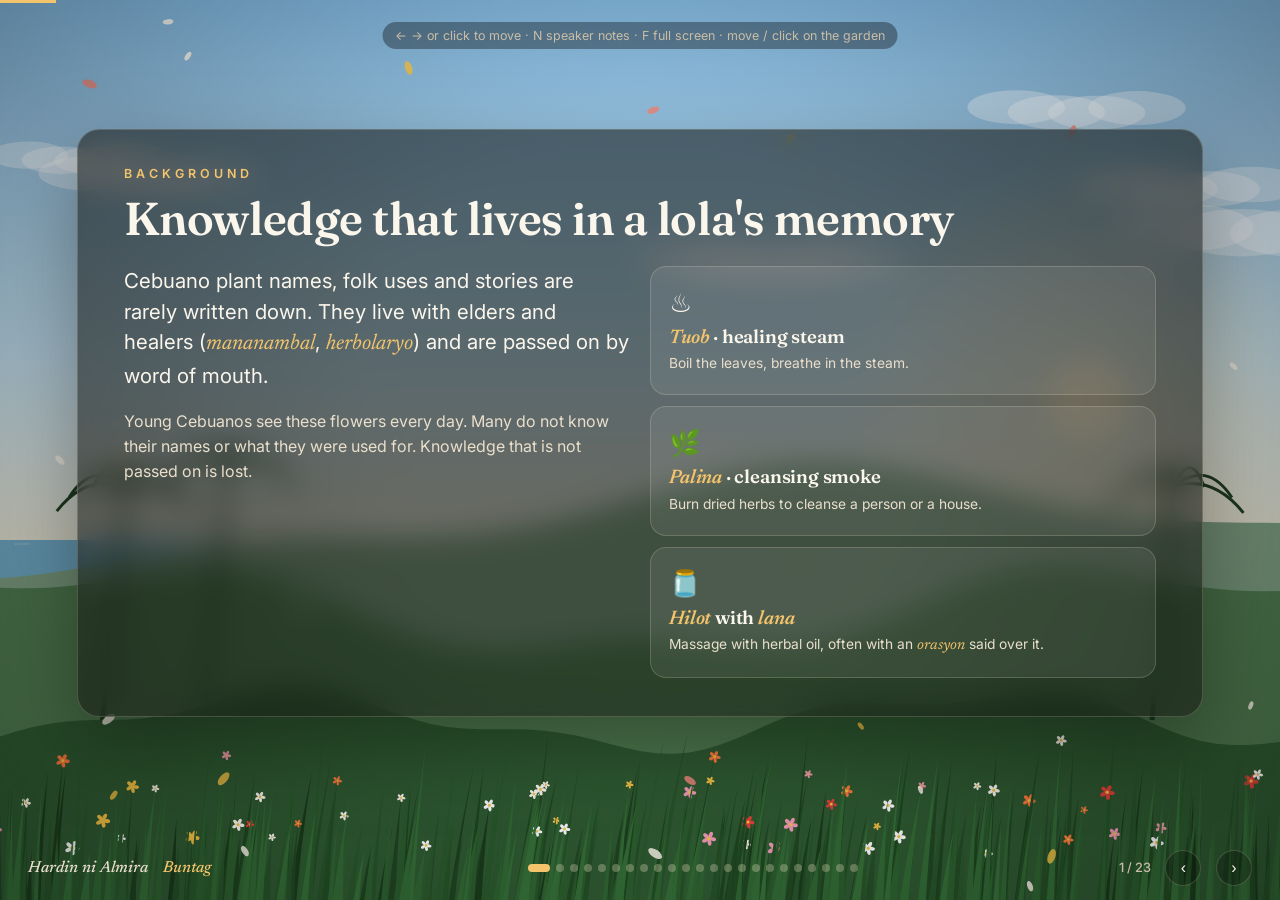
<file: docs/proposal/index.html>
<!doctype html>
<html lang="en">
<head>
<meta charset="utf-8">
<meta name="viewport" content="width=device-width, initial-scale=1">
<title>Hardin ni Almira · Thesis Proposal</title>
<link rel="icon" href="assets/favicon.svg">
<link rel="preconnect" href="https://fonts.googleapis.com">
<link href="https://fonts.googleapis.com/css2?family=Fraunces:ital,opsz,wght@0,9..144,400;0,9..144,600;0,9..144,700;1,9..144,400&family=Newsreader:ital,opsz,wght@1,6..72,400;1,6..72,500&family=Inter:wght@400;500;600&display=swap" rel="stylesheet">
<style>
:root{
  --ink:#fbf6ec; --ink2:#e9dfcc; --mute:#c9bda6; --gold:#f3c46b; --rose:#f08a7e; --leaf:#9fd39a;
  --glass:rgba(22,24,20,.58); --glass2:rgba(255,255,255,.07); --line:rgba(255,240,210,.18);
  --serif:"Fraunces",Georgia,"Times New Roman",serif; --serifi:"Newsreader",Georgia,serif; --sans:"Inter",system-ui,-apple-system,"Segoe UI",sans-serif;
}
*{box-sizing:border-box;margin:0;padding:0}
html,body{height:100%;overflow:hidden;background:#141a14;color:var(--ink);font-family:var(--sans)}
canvas#bg{position:fixed;inset:0;width:100%;height:100%;display:block;z-index:0}
#deck{position:fixed;inset:0;z-index:1;pointer-events:none}
.slide{position:absolute;inset:0;display:flex;align-items:center;justify-content:center;padding:5vh 6vw 11vh;
  opacity:0;transform:translateY(18px) scale(.985);transition:opacity .7s ease,transform .9s cubic-bezier(.2,.8,.2,1);pointer-events:none}
.slide.on{opacity:1;transform:none;pointer-events:auto}
.panel{background:var(--glass);backdrop-filter:blur(14px) saturate(1.15);-webkit-backdrop-filter:blur(14px) saturate(1.15);
  border:1px solid var(--line);border-radius:22px;padding:4.2vh 3.6vw;max-width:1180px;width:100%;
  box-shadow:0 30px 80px rgba(0,0,0,.35)}
.kicker{font:600 .78rem/1 var(--sans);letter-spacing:.32em;text-transform:uppercase;color:var(--gold);margin-bottom:1.6vh}
h1,h2,h3{font-family:var(--serif);font-weight:600;letter-spacing:-.01em}
h2{font-size:clamp(1.9rem,3.6vw,3.1rem);line-height:1.08;margin-bottom:2.4vh}
h3{font-size:clamp(1.05rem,1.45vw,1.3rem);margin-bottom:.6vh;color:var(--ink)}
p,li{font-size:clamp(.95rem,1.25vw,1.16rem);line-height:1.55;color:var(--ink2)}
i,em{font-family:var(--serifi)}
em.ceb{font-family:var(--serifi);font-size:1.06em;font-style:italic;color:var(--gold)}
.lead{font-size:clamp(1.1rem,1.6vw,1.45rem);line-height:1.5;color:var(--ink)}
.cite{font-size:.82em;color:var(--mute);white-space:nowrap}
.grid{display:grid;gap:1.6vw}
.g2{grid-template-columns:repeat(2,1fr)} .g3{grid-template-columns:repeat(3,1fr)} .g4{grid-template-columns:repeat(4,1fr)}
.card{background:var(--glass2);border:1px solid var(--line);border-radius:16px;padding:2.2vh 1.4vw;transition:transform .35s cubic-bezier(.2,.8,.2,1),background .3s,border-color .3s}
.card:hover{transform:translateY(-4px);background:rgba(255,255,255,.12);border-color:rgba(243,196,107,.45)}
.card .ico{font-size:1.6rem;margin-bottom:.8vh;display:block}
.card p{font-size:clamp(.86rem,1.08vw,1.02rem)}
.take{margin-top:2.6vh;padding:1.6vh 1.4vw;border-left:3px solid var(--gold);background:rgba(243,196,107,.08);border-radius:0 12px 12px 0}
.take p{color:var(--ink)}
ol.obj{counter-reset:o;list-style:none;display:grid;gap:1.1vh}
ol.obj li{counter-increment:o;position:relative;padding-left:3rem}
ol.obj li::before{content:counter(o);position:absolute;left:0;top:.05em;width:2.1rem;height:2.1rem;border-radius:50%;display:grid;place-items:center;
  font:600 1rem var(--serif);color:#2a2112;background:var(--gold)}
.row{display:grid;grid-template-columns:1.1fr 1.6fr;gap:1.4vw;align-items:center;padding:1.3vh 0;border-bottom:1px solid var(--line)}
.row:last-child{border:0}
.row b{font-family:var(--serif);font-weight:600;font-size:clamp(1rem,1.35vw,1.22rem);color:var(--ink)}
.arrow{color:var(--gold);margin-right:.5em}
/* title */
.title{text-align:center;max-width:1100px;padding:6vh 5vw;border-radius:40px;background:radial-gradient(ellipse at center,rgba(10,20,14,.55),rgba(10,20,14,.22) 45%,transparent 68%)}
.title .tag,.title .by{text-shadow:0 1px 12px rgba(0,0,0,.55)}
.title h1{filter:drop-shadow(0 4px 18px rgba(0,0,0,.35))}
.title .kicker{margin-bottom:2.4vh}
.title h1{font-size:clamp(3.2rem,9vw,8rem);line-height:.95;font-weight:700;letter-spacing:-.02em;
  background:linear-gradient(180deg,#fff7e6 20%,#f3c46b 120%);-webkit-background-clip:text;background-clip:text;color:transparent;text-shadow:none}
.title .tag{font-family:var(--serifi);font-style:italic;font-size:clamp(1.15rem,1.8vw,1.6rem);color:#fff8ea;margin:2.2vh auto 4vh;max-width:760px}
.title .by{font-size:.85rem;letter-spacing:.24em;text-transform:uppercase;color:var(--mute)}
.title .by strong{display:block;font:600 clamp(1.05rem,1.5vw,1.35rem) var(--serif);letter-spacing:.02em;text-transform:none;color:var(--ink);margin:.8vh 0}
/* flow */
.flow{display:flex;flex-direction:column;gap:.7vh}
.step{display:flex;align-items:center;gap:.9vw;padding:1vh 1vw;border-radius:12px;background:var(--glass2);border:1px solid var(--line);
  font:500 clamp(.85rem,1.1vw,1rem) var(--sans);letter-spacing:.06em;text-transform:uppercase;color:var(--ink);cursor:default;transition:background .3s,border-color .3s}
.step i{font-style:normal;width:1.9rem;height:1.9rem;flex:none;border-radius:50%;display:grid;place-items:center;background:rgba(243,196,107,.18);color:var(--gold);font:600 .9rem var(--serif)}
.step.hot{background:rgba(243,196,107,.18);border-color:rgba(243,196,107,.6)}
.page{font-family:var(--serif);background:linear-gradient(160deg,#f6ecd6,#e8d9b6);color:#3b2d1c;border-radius:6px 16px 16px 6px;padding:2.6vh 2vw;
  box-shadow:0 18px 40px rgba(0,0,0,.35), inset 6px 0 0 rgba(120,90,50,.18);position:relative}
.page p,.page li{color:#4a3a26;font-size:clamp(.88rem,1.1vw,1.04rem)}
.page .blank{display:inline-block;min-width:7.5em;border-bottom:1.5px dashed #8b6a3e;color:#8b6a3e;text-align:center;transition:color .4s}
.page .blank.solved{color:#2f6b35;border-bottom-style:solid}
.page .stamp{position:absolute;right:1.4vw;top:1.6vh;transform:rotate(-9deg);font:700 .8rem var(--sans);letter-spacing:.18em;padding:.4em .7em;border:2px solid #b2473a;color:#b2473a;border-radius:6px;opacity:.85}
.page .stamp.ok{border-color:#2f6b35;color:#2f6b35}
.btn{pointer-events:auto;cursor:pointer;border:1px solid rgba(243,196,107,.6);background:rgba(243,196,107,.14);color:var(--ink);
  font:500 .9rem var(--sans);padding:.6em 1.1em;border-radius:999px;transition:background .25s,transform .25s}
.btn:hover{background:rgba(243,196,107,.3);transform:translateY(-1px)}
/* formula */
.formula{font-family:var(--serif);font-size:clamp(1.15rem,2vw,1.8rem);text-align:center;padding:2.4vh 1vw;margin:1vh 0 2.4vh;border-radius:14px;background:rgba(0,0,0,.22);border:1px solid var(--line);color:var(--ink)}
.formula sub{font-size:.55em;color:var(--mute)}
.formula .op{color:var(--gold);padding:0 .3em}
.note{font-size:.85rem;color:var(--mute);margin-top:1.8vh}
/* chapters */
.chap{display:grid;grid-template-columns:repeat(6,1fr);gap:.8vw}
.chap .card{padding:1.8vh 1vw;text-align:left}
.chap .t{font:600 .72rem var(--sans);letter-spacing:.2em;text-transform:uppercase;color:var(--gold)}
.chap h3{font-size:clamp(.98rem,1.25vw,1.15rem);margin:.6vh 0}
.chap p{font-size:clamp(.8rem,.98vw,.94rem)}
.sense{display:flex;height:10px;border-radius:99px;overflow:hidden;margin:2.6vh 0 .8vh}
.sense span{flex:1}
.senselab{display:flex;justify-content:space-between;font-size:.82rem;color:var(--mute)}
/* gallery */
.shots{display:grid;grid-template-columns:1.5fr 1fr;gap:1vw}
.shots .main{border-radius:14px;overflow:hidden;position:relative;aspect-ratio:16/9;background:#000}
.shots .main img{width:100%;height:100%;object-fit:cover;transition:opacity .5s}
.shots .main .cap{position:absolute;left:0;right:0;bottom:0;padding:1.2vh 1vw;font:500 .85rem var(--sans);background:linear-gradient(transparent,rgba(0,0,0,.7))}
.thumbs{display:grid;grid-template-columns:repeat(4,1fr);gap:.5vw;margin-top:.6vw}
.thumbs img{width:100%;aspect-ratio:16/9;object-fit:cover;border-radius:8px;cursor:pointer;opacity:.6;border:2px solid transparent;transition:opacity .25s,border-color .25s}
.thumbs img.sel,.thumbs img:hover{opacity:1;border-color:var(--gold)}
.flowers{display:grid;grid-template-columns:repeat(4,1fr);gap:.5vw;margin-top:1.2vh}
.flowers figure{position:relative;border-radius:10px;overflow:hidden;aspect-ratio:1}
.flowers img{width:100%;height:100%;object-fit:cover;object-position:center 72%;transition:transform .5s}
.flowers figure:hover img{transform:scale(1.08)}
.flowers figcaption{position:absolute;left:0;right:0;bottom:0;font:italic 500 .86rem var(--serifi);padding:.5em .6em;background:linear-gradient(transparent,rgba(0,0,0,.75))}
ul.built{list-style:none;display:grid;gap:.55vh}
ul.built li{font-size:clamp(.82rem,1vw,.96rem)}
ul.built li::before{content:"✓";color:var(--leaf);margin-right:.55em;font-weight:600}
ul.built li.todo::before{content:"○";color:var(--gold)}
#demo{position:fixed;inset:4vh 4vw 10vh;z-index:5;border-radius:18px;overflow:hidden;border:1px solid var(--line);display:none;background:#000;box-shadow:0 30px 90px rgba(0,0,0,.6)}
#demo.on{display:block}
#demo iframe{width:100%;height:100%;border:0}
#demo .x{position:absolute;right:12px;top:12px;z-index:2}
/* eval */
.ev .card h3{display:flex;align-items:center;gap:.5em}
.ev .q{font-family:var(--serifi);font-style:italic;color:var(--gold);margin:.4vh 0 .8vh;font-size:clamp(.92rem,1.15vw,1.06rem)}
/* summary chain */
.chain{display:flex;flex-wrap:wrap;justify-content:center;align-items:center;gap:.6vw;margin-top:3.4vh}
.chain span{font:600 clamp(.95rem,1.4vw,1.3rem) var(--serif);padding:.55em 1.1em;border-radius:999px;background:var(--glass2);border:1px solid var(--line);transition:all .4s}
.chain span.lit{background:rgba(243,196,107,.22);border-color:var(--gold);color:#fff}
.chain b{color:var(--gold);font-weight:400}
/* thanks */
.thanks{text-align:center}
.thanks h1{font-size:clamp(3.5rem,11vw,9rem);line-height:1;font-weight:700;color:#fff7e6;text-shadow:0 0 40px rgba(243,196,107,.35)}
.thanks p{font-family:var(--serifi);font-style:italic;font-size:clamp(1.1rem,1.8vw,1.6rem);margin-top:2vh}
/* refs */
.refs{columns:2;column-gap:2.4vw;max-height:66vh;overflow:auto;padding-right:.6vw}
.refs p{font-size:clamp(.74rem,.86vw,.85rem);line-height:1.45;margin-bottom:1.1vh;break-inside:avoid;padding-left:1.6em;text-indent:-1.6em}
/* hud */
#hud{position:fixed;left:0;right:0;bottom:0;z-index:3;display:flex;align-items:center;justify-content:space-between;gap:1rem;padding:1.6vh 2.2vw;
  font:500 .8rem var(--sans);color:var(--mute);pointer-events:none}
#hud .l,#hud .r{display:flex;align-items:center;gap:.9rem;pointer-events:auto}
#hud .time{font:italic 500 1rem var(--serifi);color:var(--gold);min-width:6.5em}
#hud .brand{font:italic 500 1rem var(--serifi);color:var(--ink2)}
#dots{display:flex;gap:6px;pointer-events:auto}
#dots button{width:8px;height:8px;border-radius:50%;border:0;background:rgba(255,240,210,.28);cursor:pointer;transition:all .3s;padding:0}
#dots button.on{width:22px;border-radius:99px;background:var(--gold)}
.nav{width:36px;height:36px;border-radius:50%;border:1px solid var(--line);background:rgba(0,0,0,.25);color:var(--ink);cursor:pointer;font-size:1rem}
.nav:hover{background:rgba(243,196,107,.25)}
#bar{position:fixed;left:0;top:0;height:3px;background:var(--gold);z-index:4;transition:width .6s cubic-bezier(.2,.8,.2,1)}
#notes{position:fixed;right:2vw;bottom:9vh;z-index:4;max-width:440px;padding:1.4em 1.5em;border-radius:14px;background:rgba(10,12,10,.88);border:1px solid var(--line);
  font-size:.92rem;line-height:1.55;color:var(--ink2);display:none}
#notes.on{display:block}
#notes b{display:block;font:600 .72rem var(--sans);letter-spacing:.22em;text-transform:uppercase;color:var(--gold);margin-bottom:.6em}
#help{position:fixed;left:50%;top:2.4vh;transform:translateX(-50%);z-index:4;font-size:.78rem;color:var(--mute);background:rgba(0,0,0,.35);padding:.5em 1em;border-radius:99px;transition:opacity 1s}
@media (max-width:820px){
  .g3,.g4,.chap{grid-template-columns:1fr 1fr} .g2,.shots{grid-template-columns:1fr} .refs{columns:1}
  .slide{padding:3vh 16px 12vh;align-items:flex-start;overflow:auto} .panel{padding:3vh 18px}
  #hud .brand,#help{display:none}
}
@media (prefers-reduced-motion:reduce){.slide{transition:opacity .3s}}
/* print → one slide per page, PDF-ready */
@media print{
  @page{size:1600px 900px;margin:0}
  html,body{overflow:visible;height:auto;background:#1d2a1f}
  canvas#bg,#hud,#bar,#notes,#help,#demo,.btn{display:none!important}
  #deck{position:static}
  .slide{position:relative;inset:auto;width:1600px;height:900px;opacity:1;transform:none;page-break-after:always;break-after:page;
    background:linear-gradient(180deg,#2f4a3a,#16221a)}
  .panel{backdrop-filter:none;-webkit-backdrop-filter:none;background:rgba(20,22,18,.82)}
  .title h1{color:#f6e3b4;background:none}
}
</style>
</head>
<body>
<canvas id="bg"></canvas>
<div id="bar"></div>
<div id="help">← → or click to move · N speaker notes · F full screen · move / click on the garden</div>

<main id="deck">

<!-- 1 BACKGROUND -->
<section class="slide" data-notes="Our grandmothers know these plants by name, by use and by story. Most of it was never written down. It is passed on by talking and by doing. If the young do not learn it, it is gone. That is the problem this thesis works on.">
  <div class="panel">
    <div class="kicker">Background</div>
    <h2>Knowledge that lives in a lola's memory</h2>
    <div class="grid g2" style="align-items:start">
      <div>
        <p class="lead">Cebuano plant names, folk uses and stories are rarely written down. They live with elders and healers (<em class="ceb">mananambal</em>, <em class="ceb">herbolaryo</em>) and are passed on by word of mouth.</p>
        <p style="margin-top:2vh">Young Cebuanos see these flowers every day. Many do not know their names or what they were used for. Knowledge that is not passed on is lost.</p>
      </div>
      <div class="grid" style="gap:1.2vh">
        <div class="card"><span class="ico">♨︎</span><h3><em class="ceb">Tuob</em> · healing steam</h3><p>Boil the leaves, breathe in the steam.</p></div>
        <div class="card"><span class="ico">🌿</span><h3><em class="ceb">Palina</em> · cleansing smoke</h3><p>Burn dried herbs to cleanse a person or a house.</p></div>
        <div class="card"><span class="ico">🫙</span><h3><em class="ceb">Hilot</em> with <em class="ceb">lana</em></h3><p>Massage with herbal oil, often with an <em class="ceb">orasyon</em> said over it.</p></div>
      </div>
    </div>
  </div>
</section>

<!-- 1b INSPIRATION -->
<section class="slide" data-notes="This is where it all starts. Sinug-ang Hardin ni Almira by Erlinda K. Alburo. Ma'am Alburo is a Cebuano poet and scholar who writes in Cebuano and English, and she led the Cebuano Studies Center of the University of San Carlos. Her story gives us the character, the journal, the poems and the theme: knowledge that lives in one person. We use her poems with her permission.">
  <div class="panel">
    <div class="kicker">The inspiration</div>
    <h2><i>Sinug-ang Hardin ni Almira</i></h2>
    <div class="grid g2" style="align-items:center">
      <div>
        <p class="lead">by <b>Erlinda K. Alburo</b>, Cebuano poet and scholar. She writes in Cebuano and English and led the Cebuano Studies Center of the University of San Carlos.</p>
        <p style="margin-top:2vh">Almira is a botanist who is losing her sight. For each flower in her garden she keeps a poem and what she knows about it.</p>
        <p style="margin-top:2vh">Everything in this thesis grows from it: the garden, the journal, Lola Almira, and her poems, used with Ma'am Alburo's permission.</p>
      </div>
      <div class="grid" style="gap:1.2vh">
        <div class="card"><h3>🌺 The garden</h3><p>A Cebuano garden as the whole world of the game.</p></div>
        <div class="card"><h3>📖 The journal</h3><p>One page per flower: a poem and her knowledge.</p></div>
        <div class="card"><h3>👁️ The fading sight</h3><p>Knowledge held by one person, at risk of being lost.</p></div>
      </div>
    </div>
  </div>
</section>

<!-- 2 RRL: FADING -->
<section class="slide" data-notes="First group of studies: the knowledge is real and documented, and it is fading. Miano and colleagues recorded medicinal roots used by healers in four Cebu towns. The Siquijor documentation for the PTKDL recorded healers' plant knowledge. Milani and colleagues found children know far less than their grandparents. Hanazaki and colleagues remind us to be careful: some differences come from changes in the land, not only from loss.">
  <div class="panel">
    <div class="kicker">Review of related literature · 1</div>
    <h2>The knowledge is real, and it is fading</h2>
    <div class="grid g2">
      <div class="card"><h3>Healers of Cebu</h3><p>Healers in Argao, Naga, San Fernando and San Remigio named 16 to 22 medicinal plants per town, mostly taken as decoctions <span class="cite">(Miano et al., 2011)</span>.</p></div>
      <div class="card"><h3>Siquijor folk healing</h3><p>Healers around Mt. Bandilaan shared their plant knowledge for the national record of traditional health knowledge <span class="cite">(Siquijor State College, 2015)</span>.</p></div>
      <div class="card"><h3>Children know less</h3><p>Children named fewer plants than their parents and grandparents. Asking children to interview their elders started new exchange between generations <span class="cite">(Milani et al., 2025)</span>.</p></div>
      <div class="card"><h3>A word of caution</h3><p>Some gaps between old and young come from changes in the land, not only from lost teaching <span class="cite">(Hanazaki et al., 2013)</span>.</p></div>
    </div>
    <div class="take"><p>Learning from elders works best when the young <b>take part</b> in it. That is the role the player plays.</p></div>
  </div>
</section>

<!-- 3 RRL: PLANT AWARENESS -->
<section class="slide" data-notes="Second group: people tend to overlook plants. Wandersee and Schussler named this in 1999. Parsley proposed the term plant awareness disparity, because the old term uses blindness as a metaphor. We use the new term on purpose, since our story is about a woman who is really losing her sight.">
  <div class="panel">
    <div class="kicker">Review of related literature · 2</div>
    <h2>People look past plants</h2>
    <div class="grid g2">
      <div class="card"><h3>Overlooked by default</h3><p>People notice animals more than plants and often see plants as background <span class="cite">(Wandersee &amp; Schussler, 1999)</span>.</p></div>
      <div class="card"><h3>Plant awareness disparity</h3><p>A better name for the same problem, with four parts: attention, attitude, knowledge and interest <span class="cite">(Parsley, 2020)</span>.</p></div>
    </div>
    <div class="take"><p>The game makes the player <b>stop and look closely</b> at each flower: its colour, its leaf, its scent, the hour it opens. Noticing is the core action.</p></div>
    <p class="note">We use "plant awareness disparity", not "plant blindness". Lola's loss of sight is treated with care and checked with people who have low vision.</p>
  </div>
</section>

<!-- 4 RRL: GAMES -->
<section class="slide" data-notes="Third group: games for heritage and for learning. Mortara and Anderson reviewed serious games for cultural heritage. Zuniga Solorzano and colleagues found games for intangible heritage cover oral traditions and social practices, mostly as adventure and puzzle games. Clark and Wouters show games can improve learning, especially with good design. Cerda argues for Filipino games made by Filipinos for Filipinos.">
  <div class="panel">
    <div class="kicker">Review of related literature · 3</div>
    <h2>Games can carry heritage and teach</h2>
    <div class="grid g3">
      <div class="card"><h3>Heritage games</h3><p>Serious games raise cultural awareness and help people value heritage <span class="cite">(Mortara et al., 2014; Anderson et al., 2010)</span>.</p></div>
      <div class="card"><h3>Intangible heritage</h3><p>34 studies used games for oral traditions, crafts and social practices, mostly puzzle and adventure games <span class="cite">(Zúñiga-Solórzano et al., 2025)</span>.</p></div>
      <div class="card"><h3>Learning gains</h3><p>Digital games improve learning compared with usual teaching, more so when well designed <span class="cite">(Clark et al., 2016; Wouters et al., 2013)</span>.</p></div>
    </div>
    <div class="grid g2" style="margin-top:1.6vw">
      <div class="card"><h3>Filipino games</h3><p>Games with Filipino stories, made by Filipinos for Filipinos, are still few <span class="cite">(Cerda, 2021)</span>.</p></div>
      <div class="card"><h3>Learning by doing</h3><p>Good games teach through action and discovery, not lists <span class="cite">(Gee, 2003; Prensky, 2001)</span>.</p></div>
    </div>
  </div>
</section>

<!-- 5 RRL: PRECEDENTS -->
<section class="slide" data-notes="Fourth group: the works closest to ours. StuartXchange and the PTKDL hold the facts, as text. Botany Manor is the model for the deduction loop. Until Then is the model for how we tell the story: Filipino life shown in ordinary moments, never explained. Never Alone and Mulaka show games built around a people's own stories.">
  <div class="panel">
    <div class="kicker">Review of related literature · 4</div>
    <h2>Closest existing works</h2>
    <div class="grid g4">
      <div class="card"><span class="ico">📚</span><h3>StuartXchange · PTKDL</h3><p>Philippine medicinal plants and traditional health knowledge, kept as text <span class="cite">(Stuart, n.d.; UP Manila IHM, n.d.)</span>.</p></div>
      <div class="card"><span class="ico">🔍</span><h3>Botany Manor</h3><p>Identify plants by collecting clues and deducing what they need <span class="cite">(Balloon Studios, 2024)</span>.</p></div>
      <div class="card"><span class="ico">🌆</span><h3>Until Then</h3><p>A Filipino story game where the culture lives in everyday scenes, never explained <span class="cite">(Polychroma Games, 2024)</span>.</p></div>
      <div class="card"><span class="ico">❄️</span><h3>Never Alone · Mulaka</h3><p>Games built on Iñupiaq and Rarámuri stories <span class="cite">(Upper One Games, 2014; Lienzo, 2018)</span>.</p></div>
    </div>
    <div class="take"><p>The facts exist as <b>text</b>. Games can carry <b>oral tradition</b>. No one has joined the two for Cebuano plants.</p></div>
  </div>
</section>

<!-- 6 GAP -->
<section class="slide" data-notes="The gap in one slide. Databases keep facts without context. Heritage games keep stories but not our plants. Deduction games teach looking but with made up plants. We join all three.">
  <div class="panel">
    <div class="kicker">What is missing?</div>
    <h2>Three pieces that have not met</h2>
    <div>
      <div class="row"><b>Herbal databases</b><p><span class="arrow">→</span>keep the uses as text, apart from the place, the season and the person who taught them</p></div>
      <div class="row"><b>Heritage games</b><p><span class="arrow">→</span>carry oral tradition, but not Cebuano plants or healing practice</p></div>
      <div class="row"><b>Deduction games</b><p><span class="arrow">→</span>teach close looking, but with invented or foreign plants</p></div>
    </div>
    <div class="take"><p>Our opportunity: one 3D garden where players learn <b>real Cebuano flowers, their uses and their stories</b> by looking and working them out, as knowledge handed down by an elder.</p></div>
  </div>
</section>

<!-- 7 TITLE -->
<section class="slide" data-notes="The title. Hardin ni Almira, the garden of Almira. Based on the work of Erlinda K. Alburo, used with her permission.">
  <div class="title">
    <div class="kicker">Thesis</div>
    <h1>Hardin ni Almira</h1>
    <p class="tag">A 3D garden game where players learn Cebuano plant knowledge by finding each flower, working out what it is, and passing it on</p>
    <p class="by">by<strong>Princess Jaena Marie O. De La Peña</strong>BS Computer Science · University of the Philippines Cebu</p>
  </div>
</section>

<!-- 8 STORY -->
<section class="slide" data-notes="The story. Lola Almira is a botanist going blind. Each flower has a page with her poem and her knowledge. The last pages are unfinished. The player is her apo and becomes her eyes. This is the thesis problem told as a story.">
  <div class="panel">
    <div class="kicker">The story</div>
    <h2>Lola Almira is losing her sight</h2>
    <div class="grid g2" style="align-items:center">
      <div>
        <p class="lead">She kept a journal with a <b>poem and her knowledge for every flower</b> in her garden. Now she cannot see well enough to finish it.</p>
        <p style="margin-top:2vh">You are <em class="ceb">Ikaw</em>, her <em class="ceb">apo</em>. Find each flower, describe it to her, and finish the journal with her.</p>
        <p class="note">Based on Erlinda K. Alburo's <i>Sinug-ang Hardin ni Almira</i>, used with her permission.</p>
      </div>
      <div class="page" style="text-align:center;padding:5vh 2vw">
        <p style="font-size:clamp(1.4rem,2.4vw,2.2rem);font-style:italic;color:#3b2d1c">“Ikaw na ang akong mata.”</p>
        <p style="margin-top:1.2vh">You will be my eyes.</p>
        <p class="note" style="color:#7a6346;margin-top:3vh">As her sight fades, the clues change: first <b>sight</b>, then <b>scent and touch</b>, then <b>scent, sound and memory</b>.</p>
      </div>
    </div>
  </div>
</section>

<!-- 9 POEMS -->
<section class="slide" data-notes="Her poems. Ma'am Alburo has given permission to use her poem. Her poems are the reward for each solved page. We do not write new poems in her name. Pages without her poem carry Lola's spoken knowledge.">
  <div class="panel">
    <div class="kicker">Balak ni Almira</div>
    <h2>Her poems are the reward</h2>
    <div class="grid g2" style="align-items:center">
      <div>
        <p class="lead">When a page is solved, Lola recites the flower's poem. The player writes it into the journal next to her handwriting.</p>
        <ul class="built" style="margin-top:2vh">
          <li>Poems by Erlinda K. Alburo, used with her permission</li>
          <li>Each poem is shown in Cebuano with an English line beneath</li>
          <li>No new poems are written in her name</li>
          <li class="todo">Pages without one of her poems carry Lola's spoken knowledge instead</li>
        </ul>
      </div>
      <div class="page" style="padding:4vh 2.4vw">
        <span class="stamp ok">NAHUMAN ✓</span>
        <p style="font-weight:600;font-size:1.1em">Pahina 1 · Sampaguita</p>
        <p style="margin-top:2vh;font-style:italic;color:#7a6346;line-height:2">[ Balak ni Erlinda K. Alburo ]<br>· · · · · · · · · · · · · · ·<br>· · · · · · · · · · · · ·<br>· · · · · · · · · · · · · · · ·</p>
        <p class="note" style="color:#7a6346">The poem text goes here exactly as she wrote it.</p>
      </div>
    </div>
  </div>
</section>

<!-- 10 SYSTEM FLOW -->
<section class="slide" data-notes="The loop, with an example. Press Play example. A page has blanks. The player collects clues: Lola's note, a riddle, a scent in the world, a neighbour's warning. They fill the blanks, find the plant, describe it to Lola, and the page is stamped. The answer is dama de noche.">
  <div class="panel">
    <div class="kicker">How it works</div>
    <h2>From a blank page to a remembered flower</h2>
    <div class="grid g2" style="align-items:start">
      <div class="flow" id="flow">
        <div class="step"><i>1</i>Open a page with a missing name</div>
        <div class="step"><i>2</i>Collect clues in the garden</div>
        <div class="step"><i>3</i>Fill the blanks</div>
        <div class="step"><i>4</i>Find and pick the flower</div>
        <div class="step"><i>5</i>Describe it to Lola</div>
        <div class="step"><i>6</i>Lola recites its poem</div>
        <div class="step"><i>7</i>Page stamped, next page</div>
        <div style="margin-top:1.2vh"><button class="btn" id="playflow">▶ Play example</button></div>
      </div>
      <div class="page" id="ex">
        <span class="stamp" id="exstamp">KULANG PA</span>
        <p style="font-weight:600;font-size:1.1em;margin-bottom:1.2vh">Pahina 5 · <span id="extitle">???</span></p>
        <p>Ngalan: <span class="blank" id="b1">?</span></p>
        <p>Kanus-a: <span class="blank solved">mobukad inig gabii</span></p>
        <p>Gamit: <span class="blank" id="b2">?</span></p>
        <p style="margin:1.6vh 0 .6vh;font-weight:600">Mga timailhan · clues</p>
        <ul style="list-style:none;display:grid;gap:.7vh">
          <li>📖 <i>“I always know when it opens. Its perfume is for the ones who walk at night.”</i></li>
          <li>❓ <i>A lady who dresses up only when the sun goes down.</i></li>
          <li>👃 Near the gate the air turns sweet after 7 pm.</li>
          <li>🗣️ Nang Iday: <i>“Smell it, day, don’t drink it.”</i></li>
        </ul>
      </div>
    </div>
  </div>
</section>

<!-- 11 OBJECTIVES -->
<section class="slide" data-notes="One general objective and six specific ones. The first three are building the game. The last three are testing it.">
  <div class="panel">
    <div class="kicker">Objectives</div>
    <h2 style="font-size:clamp(1.5rem,2.6vw,2.3rem)">To build and evaluate <i>Hardin ni Almira</i>, a 3D web game for learning Cebuano plant knowledge.</h2>
    <p style="margin-bottom:1.6vh;color:var(--mute)">Specifically, to:</p>
    <ol class="obj">
      <li>Build a 3D Cebuano seaside garden with <b>18 flowers</b>, day and night, and living wind.</li>
      <li>Build the <b>journal and deduction loop</b>, including describing each flower to Lola.</li>
      <li>Gather and <b>check the plant knowledge</b> of each flower with cultural reviewers.</li>
      <li>Measure what players <b>learn</b>: names, uses and cautions.</li>
      <li>Measure how <b>easy and enjoyable</b> the game is to play.</li>
      <li>Measure how well it <b>runs</b> on a regular school laptop.</li>
    </ol>
  </div>
</section>

<!-- 12 BENEFICIARIES -->
<section class="slide" data-notes="Who gains from this. Students learn their own plants. Teachers get a free lesson tool. Elders get their knowledge recorded and credited. Developers get a reference. Future researchers can build on it.">
  <div class="panel">
    <div class="kicker">Who can benefit?</div>
    <h2>From the classroom to the community</h2>
    <div class="grid g3">
      <div class="card"><span class="ico">🎒</span><h3>Cebuano students</h3><p>Learn the names, uses and cautions of flowers they see every day.</p></div>
      <div class="card"><span class="ico">🧑‍🏫</span><h3>Teachers</h3><p>A free tool for lessons on local culture, language and science.</p></div>
      <div class="card"><span class="ico">👵</span><h3>Elders and healers</h3><p>Their knowledge is recorded, checked and credited to them.</p></div>
      <div class="card"><span class="ico">💻</span><h3>Developers</h3><p>A reference for fast 3D web games: GPU wind, levels of detail, plants made from code.</p></div>
      <div class="card"><span class="ico">🏛️</span><h3>Cultural workers</h3><p>An example of telling oral tradition with respect in a game.</p></div>
      <div class="card"><span class="ico">🔭</span><h3>Future researchers</h3><p>Can add more plants, towns, languages and stories.</p></div>
    </div>
  </div>
</section>

<!-- 13 SCOPE -->
<section class="slide" data-notes="What is in and what is out. Two things to stress: these are folk uses, not medical advice, and any knowledge we get from healers needs their consent, following RA 8371 where it applies.">
  <div class="panel">
    <div class="kicker">Scope and limitations</div>
    <h2>What the study covers, and what it does not</h2>
    <div class="grid g2" style="align-items:start">
      <div class="card"><h3 style="color:var(--leaf)">Scope</h3>
        <ul class="built" style="margin-top:1vh">
          <li>18 flowers found in Cebuano gardens</li>
          <li>Cebuano first, English help below</li>
          <li>Plays in a web browser on a laptop, keyboard and mouse</li>
          <li>Folk uses from published sources, checked by cultural reviewers</li>
          <li>A prologue and 4 chapters, one per time of day</li>
          <li>Poems by Erlinda K. Alburo, with her permission</li>
        </ul>
      </div>
      <div class="card"><h3 style="color:var(--rose)">Limitations</h3>
        <ul class="built" style="margin-top:1vh">
          <li class="todo">Folk uses are tradition, <b>not medical advice</b> <span class="cite">(RA 8423)</span></li>
          <li class="todo">Knowledge from healers is used only with their <b>consent and credit</b> <span class="cite">(RA 8371)</span></li>
          <li class="todo">Only the flowers and stories we build are covered</li>
          <li class="todo">Phones and tablets are not targeted</li>
          <li class="todo">Testing uses the devices and players we can reach</li>
        </ul>
      </div>
    </div>
  </div>
</section>

<!-- 14 METHOD -->
<section class="slide" data-notes="We work in rounds. Research, design, build, review, test, improve, then again. Elders and reviewers check the content every round, not only at the end.">
  <div class="panel">
    <div class="kicker">Methodology</div>
    <h2>Research and development design</h2>
    <p style="margin-bottom:2.4vh">We build in rounds. Every round ends with a check by cultural reviewers.</p>
    <div class="grid g3" id="cycle">
      <div class="card"><span class="ico">1 · 🔎</span><h3>Research</h3><p>Published studies, talks with elders and healers, stories with named sources.</p></div>
      <div class="card"><span class="ico">2 · ✏️</span><h3>Design</h3><p>Story, journal pages, clue types, chapters.</p></div>
      <div class="card"><span class="ico">3 · 🛠️</span><h3>Build</h3><p>Garden, flowers, Lola Almira, journal and loop in Babylon.js.</p></div>
      <div class="card"><span class="ico">4 · 🧓</span><h3>Review</h3><p>Names, Cebuano lines and uses checked by reviewers.</p></div>
      <div class="card"><span class="ico">5 · 🧪</span><h3>Test</h3><p>Learning, ease of play, enjoyment and speed.</p></div>
      <div class="card"><span class="ico">6 · 🔁</span><h3>Improve</h3><p>Fix what testers and reviewers found. Repeat.</p></div>
    </div>
  </div>
</section>

<!-- 15 TOOLS -->
<section class="slide" data-notes="It all runs in the browser. Plants are made from code. Sound is made live, with no audio files. Headless Chrome takes automatic screenshots for testing.">
  <div class="panel">
    <div class="kicker">Tools and technologies</div>
    <h2>Runs in the browser, made from code</h2>
    <div class="grid g3">
      <div class="card"><h3>Babylon.js</h3><p>3D engine: lights, shadows, levels of detail</p></div>
      <div class="card"><h3>JavaScript</h3><p>Game logic, journal and story</p></div>
      <div class="card"><h3>GLSL shaders</h3><p>Wind on every plant, sea waves</p></div>
      <div class="card"><h3>Plants from code</h3><p>Stems, branches and leaves generated, not modelled by hand</p></div>
      <div class="card"><h3>Web Audio</h3><p>Sea, wind, birds and footsteps made live</p></div>
      <div class="card"><h3>Python server</h3><p>Runs the game locally, nothing to install</p></div>
      <div class="card"><h3>Git and GitHub</h3><p>Version control</p></div>
      <div class="card"><h3>Vercel</h3><p>Web hosting for play tests</p></div>
      <div class="card"><h3>Headless Chrome</h3><p>Automatic screenshots and tests</p></div>
    </div>
  </div>
</section>

<!-- 16 MODEL -->
<section class="slide" data-notes="When is a page solved? All three blanks are right, and the player tells Lola at least three true things about the flower. If they get fewer than three, Lola asks a question back. That is a hint, never a loss.">
  <div class="panel">
    <div class="kicker">The deduction rule</div>
    <h2>When is a page solved?</h2>
    <div class="formula">Solved<sub>page</sub> <span class="op">=</span> ( Ngalan ✓ <span class="op">∧</span> Kanus-a/Asa ✓ <span class="op">∧</span> Gamit ✓ ) <span class="op">∧</span> | D <span class="op">∩</span> T | <span class="op">≥</span> 3</div>
    <div class="grid g3">
      <div class="card"><h3>Blanks</h3><p>Filled from a <b>word bank</b> that grows with every clue: name, when or where, use.</p></div>
      <div class="card"><h3>D ∩ T</h3><p><b>D</b> is what the player tells Lola. <b>T</b> is what is true of the flower: colour, shape, scent, hour, place, leaf.</p></div>
      <div class="card"><h3>No losing</h3><p>Fewer than 3 true details? Lola asks about one she is missing. That is the hint.</p></div>
    </div>
    <div class="grid g3" style="margin-top:1.6vw">
      <div class="card"><h3>📖 Lola's page · ❓ Tigmo</h3><p>What she wrote, and a Cebuano riddle.</p></div>
      <div class="card"><h3>👃 In the garden</h3><p>Scent at night, colour, leaf, bees, place.</p></div>
      <div class="card"><h3>🗣️ Neighbours · 🌙 Sugilanon</h3><p>How people use it, and stories at dusk.</p></div>
    </div>
  </div>
</section>

<!-- 17 CHAPTERS -->
<section class="slide" data-notes="One summer, one day per chapter. Each chapter opens a new area and adds one new kind of clue. The culture lives in everyday moments, like in Until Then. The night chapter is a brownout, so the player has to find flowers by scent and sound, like Lola. On the side, people tell old tales: why hens scratch the ground, the legend of the sampaguita, Juan Pusong on the radio. They are optional and kept at the back of the journal. About 45 to 60 minutes. This deck follows the same day.">
  <div class="panel">
    <div class="kicker">Game flow</div>
    <h2>One summer, eighteen pages</h2>
    <div class="chap">
      <div class="card"><div class="t">Prologue</div><h3>Pag-uli</h3><p>Coming home. Sampaguita. Learn the loop.</p></div>
      <div class="card"><div class="t">I · Buntag</div><h3>Ang nataran</h3><p>Yard and house. 5 pages. Riddles.</p></div>
      <div class="card"><div class="t">II · Udto</div><h3>Lim-aw ug baybayon</h3><p>Pond and shore. 5 pages. Neighbours.</p></div>
      <div class="card"><div class="t">III · Hapon</div><h3>Tambal</h3><p>Remedies. 4 pages. Adelfa teaches caution.</p></div>
      <div class="card"><div class="t">IV · Gabii</div><h3>Brownout</h3><p>Candles and stories. 3 pages. Find by scent.</p></div>
      <div class="card"><div class="t">✿ Fiesta</div><h3>Pagmata</h3><p>The journal is read to Lola.</p></div>
    </div>
    <div class="sense"><span style="background:#f6d77a"></span><span style="background:#f3c46b"></span><span style="background:#e9a06b"></span><span style="background:#c4707a"></span><span style="background:#6c5a9a"></span><span style="background:#2d3566"></span></div>
    <div class="senselab"><span>Clues by sight</span><span>scent and touch</span><span>scent, sound and memory</span></div>
    <p class="note">Along the way, people in the garden tell old tales: alamat, pabula and Juan Pusong on the radio <span class="cite">(Cole, 1916; Eugenio, 1996)</span>. Optional side stories, never the main thread.</p>
    <p class="note">About 45 to 60 minutes. Free walk and the camera tour stay as they are. &nbsp;<a class="btn" href="game-flow.html" target="_blank" style="text-decoration:none">Full game flow and mockups ↗</a></p>
  </div>
</section>

<!-- 18 PROTOTYPE -->
<section class="slide" data-notes="This is what already works. Click a thumbnail to switch pictures. Open the live garden to play it here. Still to build: Lola, the journal, clues, describing to Lola and the chapters.">
  <div class="panel">
    <div class="kicker">Current prototype</div>
    <h2>The garden already grows</h2>
    <div class="shots">
      <div>
        <div class="main"><img id="shot" src="assets/02-buntag-garden.jpg" alt="Garden screenshot"><div class="cap" id="shotcap">Buntag · the garden in the morning</div></div>
        <div class="thumbs" id="thumbs">
          <img class="sel" src="assets/02-buntag-garden.jpg" data-cap="Buntag · the garden in the morning" alt="">
          <img src="assets/01-hapon-garden-gate.jpg" data-cap="Hapon · the gate and the house" alt="">
          <img src="assets/03-hapon-sea-and-boats.jpg" data-cap="Hapon · the sea and the bangka" alt="">
          <img src="assets/04-gabii-fireflies.jpg" data-cap="Gabii · fireflies at night" alt="">
        </div>
      </div>
      <div>
        <ul class="built">
          <li>18 flowers with cards: <i>Sa naandan</i> and <i>Nakat-unan</i></li>
          <li>Ikaw walks in first or third person; plants part around her</li>
          <li>Buntag to Gabii, wind on every plant, a living sea</li>
          <li>Hens, egret, butterflies, fireflies, live sound</li>
          <li>Bayong collection and the final awakening</li>
          <li class="todo">Lola Almira, journal, clues and word bank</li>
          <li class="todo">Describing to Lola, her poems, the chapters</li>
        </ul>
        <div class="flowers">
          <figure><img src="assets/f-sampaguita.jpg" alt=""><figcaption>Sampaguita</figcaption></figure>
          <figure><img src="assets/f-gumamela.jpg" alt=""><figcaption>Gumamela</figcaption></figure>
          <figure><img src="assets/f-dama.jpg" alt=""><figcaption>Dama de noche</figcaption></figure>
          <figure><img src="assets/f-adelfa.jpg" alt=""><figcaption>Adelfa</figcaption></figure>
        </div>
        <div style="margin-top:1.4vh"><button class="btn" id="opendemo">▶ Open the live garden</button></div>
      </div>
    </div>
  </div>
</section>

<!-- 19 EVALUATION -->
<section class="slide" data-notes="Four checks. Learning: a quiz before and after playing, scored as normalized gain. Ease and enjoyment: SUS and the Game Experience Questionnaire. Accuracy: elders and experts review the content. Speed and function: every feature tested, frame rate measured on a school laptop.">
  <div class="panel ev">
    <div class="kicker">Evaluation</div>
    <h2>How we will know it works</h2>
    <div class="grid g2">
      <div class="card"><h3>🎓 Learning</h3><p class="q">Do players remember names, uses and cautions?</p><p>Quiz on 6 to 8 flowers before and after playing. Score: <i>g = (post − pre) / (max − pre)</i> <span class="cite">(Hake, 1998)</span>.</p></div>
      <div class="card"><h3>🙂 Ease and enjoyment</h3><p class="q">Is it easy and pleasant to play?</p><p>System Usability Scale <span class="cite">(Brooke, 1996)</span> and Game Experience Questionnaire <span class="cite">(IJsselsteijn et al., 2013)</span>, plus open questions.</p></div>
      <div class="card"><h3>🧓 Accuracy and respect</h3><p class="q">Is the knowledge right, and told with care?</p><p>Elders, healers and cultural experts review names, Cebuano lines, uses and stories.</p></div>
      <div class="card"><h3>⚡ Speed and function</h3><p class="q">Does every feature work and run smoothly?</p><p>Each feature tested. Frame rate, load time and draw calls measured on a school laptop.</p></div>
    </div>
  </div>
</section>

<!-- 20 SUMMARY -->
<section class="slide" data-notes="In one sentence: knowledge that lived in one elder's memory is learned by playing, and passed on.">
  <div class="panel" style="text-align:center">
    <div class="kicker">In short</div>
    <p class="lead" style="max-width:860px;margin:0 auto"><i>Hardin ni Almira</i> puts Cebuano flowers, their uses, their stories and Ma'am Alburo's poems into a 3D garden. Knowledge that lived in one elder's memory is learned by playing and passed on.</p>
    <p style="margin-top:2.4vh">Players:</p>
    <div class="chain" id="chain"><span>Look</span><b>→</b><span>Work it out</span><b>→</b><span>Describe</span><b>→</b><span>Remember</span><b>→</b><span>Pass it on</span></div>
  </div>
</section>

<!-- 21 THANK YOU -->
<section class="slide" data-notes="Thank the panel. Open the floor. Click the garden for petals.">
  <div class="thanks">
    <h1>Salamat!</h1>
    <p>“Ikaw na ang akong mata.”</p>
    <p class="by" style="font-family:var(--sans);font-style:normal;font-size:.8rem;letter-spacing:.24em;text-transform:uppercase;color:var(--mute);margin-top:4vh">Questions and suggestions are welcome</p>
  </div>
</section>

<!-- 22 REFERENCES -->
<section class="slide" data-notes="References. Confirm the publication details of Ma'am Alburo's work before the defense.">
  <div class="panel">
    <div class="kicker">References</div>
    <h2 style="font-size:clamp(1.5rem,2.4vw,2.1rem)">References</h2>
    <div class="refs">
      <p>Alburo, E. K. (n.d.). <i>Sinug-ang Hardin ni Almira</i>. [Publication details to be added.]</p>
      <p>Anderson, E. F., McLoughlin, L., Liarokapis, F., Peters, C., Petridis, P., &amp; de Freitas, S. (2010). Developing serious games for cultural heritage: A state-of-the-art review. <i>Virtual Reality, 14</i>(4), 255–275. https://doi.org/10.1007/s10055-010-0177-3</p>
      <p>Balloon Studios. (2024). <i>Botany Manor</i> [Video game]. Whitethorn Games.</p>
      <p>Brooke, J. (1996). SUS: A “quick and dirty” usability scale. In P. W. Jordan, B. Thomas, B. A. Weerdmeester, &amp; I. L. McClelland (Eds.), <i>Usability evaluation in industry</i> (pp. 189–194). Taylor &amp; Francis.</p>
      <p>Cerda, C. (2021). Towards a “Filipino” video game: Teaching Filipino culture and identity for video game development. <i>Transactions of the Digital Games Research Association, 5</i>(3). https://doi.org/10.26503/todigra.v5i3.122</p>
      <p>Cole, M. C. (1916). <i>Philippine folk tales</i>. A. C. McClurg.</p>
      <p>Clark, D. B., Tanner-Smith, E. E., &amp; Killingsworth, S. S. (2016). Digital games, design, and learning: A systematic review and meta-analysis. <i>Review of Educational Research, 86</i>(1), 79–122. https://doi.org/10.3102/0034654315582065</p>
      <p>Eugenio, D. L. (Ed.). (1996). <i>Philippine folk literature: The legends</i>. University of the Philippines.</p>
      <p>Gee, J. P. (2003). <i>What video games have to teach us about learning and literacy</i>. Palgrave Macmillan.</p>
      <p>Hake, R. R. (1998). Interactive-engagement versus traditional methods: A six-thousand-student survey of mechanics test data for introductory physics courses. <i>American Journal of Physics, 66</i>(1), 64–74. https://doi.org/10.1119/1.18809</p>
      <p>Hanazaki, N., Herbst, D. F., Marques, M. S., &amp; Vandebroek, I. (2013). Evidence of the shifting baseline syndrome in ethnobotanical research. <i>Journal of Ethnobiology and Ethnomedicine, 9</i>, 75. https://doi.org/10.1186/1746-4269-9-75</p>
      <p>IJsselsteijn, W. A., de Kort, Y. A. W., &amp; Poels, K. (2013). <i>The Game Experience Questionnaire</i>. Technische Universiteit Eindhoven.</p>
      <p>Institute of Herbal Medicine, University of the Philippines Manila. (n.d.). <i>Philippine Traditional Knowledge Digital Library on Health</i>. https://tkdlph.com</p>
      <p>Lienzo. (2018). <i>Mulaka</i> [Video game]. Lienzo.</p>
      <p>Miano, R. S., Picardal, J. P., Alonso, C. A. G., &amp; Reuyan, D. (2011). Ethnobotanical inventory and assessment of medically-important plant roots in Cebu Island, Philippines. <i>Asian Journal of Biodiversity, 2</i>(1).</p>
      <p>Milani, F., Bottoni, M., Maiellaro, A., Crisci, A., Bruschi, P., Giuliani, C., &amp; Fico, G. (2025). Counteracting traditional knowledge erosion: An ethnobotanical survey in Valle Imagna (Bergamo, Italy) to foster intergenerational transfer. <i>Plants, 14</i>(22), 3477. https://doi.org/10.3390/plants14223477</p>
      <p>Mortara, M., Catalano, C. E., Bellotti, F., Fiucci, G., Houry-Panchetti, M., &amp; Petridis, P. (2014). Learning cultural heritage by serious games. <i>Journal of Cultural Heritage, 15</i>(3), 318–325. https://doi.org/10.1016/j.culher.2013.04.004</p>
      <p>Parsley, K. M. (2020). Plant awareness disparity: A case for renaming plant blindness. <i>Plants, People, Planet, 2</i>(6), 598–601. https://doi.org/10.1002/ppp3.10153</p>
      <p>Polychroma Games. (2024). <i>Until Then</i> [Video game]. Maximum Entertainment.</p>
      <p>Prensky, M. (2001). <i>Digital game-based learning</i>. McGraw-Hill.</p>
      <p>Republic Act No. 8371. (1997). <i>The Indigenous Peoples' Rights Act of 1997</i>. Republic of the Philippines.</p>
      <p>Republic Act No. 8423. (1997). <i>Traditional and Alternative Medicine Act of 1997</i>. Republic of the Philippines.</p>
      <p>Siquijor State College. (2015). <i>Folk healing practices of Siquijor Island</i> [Terminal report]. Philippine Traditional Knowledge Digital Library on Health. https://tkdlph.com</p>
      <p>Stuart, G. U., Jr. (n.d.). <i>Philippine medicinal plants</i>. StuartXchange. http://www.stuartxchange.org</p>
      <p>Upper One Games &amp; E-Line Media. (2014). <i>Never Alone (Kisima Ingitchuna)</i> [Video game]. E-Line Media.</p>
      <p>Wandersee, J. H., &amp; Schussler, E. E. (1999). Preventing plant blindness. <i>The American Biology Teacher, 61</i>(2), 82–86. https://doi.org/10.2307/4450624</p>
      <p>Wouters, P., van Nimwegen, C., van Oostendorp, H., &amp; van der Spek, E. D. (2013). A meta-analysis of the cognitive and motivational effects of serious games. <i>Journal of Educational Psychology, 105</i>(2), 249–265. https://doi.org/10.1037/a0031311</p>
      <p>Zúñiga-Solórzano, M. E., Fabregat, R., &amp; Jové, T. (2025). Characterization of games technologies for learning in the context of intangible cultural heritage. In <i>Digital Heritage 2025</i>. Eurographics Association. https://doi.org/10.2312/dh.20253377</p>
    </div>
  </div>
</section>

</main>

<div id="demo"><button class="btn x" id="closedemo">✕ Close</button></div>
<div id="notes"><b>Speaker notes</b><span id="notetext"></span></div>

<div id="hud">
  <div class="l"><span class="brand">Hardin ni Almira</span><span class="time" id="tod">Buntag</span></div>
  <div id="dots"></div>
  <div class="r"><span id="count">1 / 23</span><button class="nav" id="prev" aria-label="Previous">‹</button><button class="nav" id="next" aria-label="Next">›</button></div>
</div>

<script>
/* ---------- deck ---------- */
const slides=[...document.querySelectorAll('.slide')], N=slides.length;
const dots=document.getElementById('dots'), bar=document.getElementById('bar');
let cur=0;
slides.forEach((_,i)=>{const b=document.createElement('button');b.setAttribute('aria-label','Slide '+(i+1));b.onclick=()=>go(i);dots.appendChild(b)});
const TOD=[[0,'Buntag'],[.22,'Udto'],[.48,'Hapon'],[.7,'Kilumkilom'],[.86,'Gabii']];
// time of day per slide: morning → night across the deck, like Lola's fading sight
const slideU=i=>Math.min(1,i/(N-3));
function go(i){
  i=Math.max(0,Math.min(N-1,i)); if(i===cur&&slides[i].classList.contains('on'))return;
  slides[cur].classList.remove('on'); cur=i; slides[cur].classList.add('on');
  [...dots.children].forEach((d,k)=>d.classList.toggle('on',k===cur));
  document.getElementById('count').textContent=(cur+1)+' / '+N;
  bar.style.width=((cur+1)/N*100)+'%';
  scene.target=slideU(cur);
  let name='Buntag'; for(const [u,n] of TOD) if(scene.target>=u-1e-6) name=n;
  document.getElementById('tod').textContent=name;
  document.getElementById('notetext').textContent=slides[cur].dataset.notes||'';
  history.replaceState(null,'','#'+(cur+1));
  if(slides[cur].querySelector('#chain')) lightChain();
}
document.getElementById('prev').onclick=()=>go(cur-1);
document.getElementById('next').onclick=()=>go(cur+1);
addEventListener('keydown',e=>{
  if(e.target.closest&&e.target.closest('iframe'))return;
  const k=e.key;
  if(document.getElementById('demo').classList.contains('on')){ if(k==='Escape') closeDemo(); return; }
  if(['ArrowRight','PageDown',' ','Enter'].includes(k)){e.preventDefault();go(cur+1)}
  else if(['ArrowLeft','PageUp','Backspace'].includes(k)){e.preventDefault();go(cur-1)}
  else if(k==='Home')go(0); else if(k==='End')go(N-1);
  else if(k==='n'||k==='N')document.getElementById('notes').classList.toggle('on');
  else if(k==='f'||k==='F'){document.fullscreenElement?document.exitFullscreen():document.documentElement.requestFullscreen().catch(()=>{})}
  else if(/^[1-9]$/.test(k))go(+k-1);
});
let tx=null;
addEventListener('touchstart',e=>{tx=e.touches[0].clientX},{passive:true});
addEventListener('touchend',e=>{if(tx==null)return;const dx=e.changedTouches[0].clientX-tx;if(Math.abs(dx)>50)go(cur+(dx<0?1:-1));tx=null});
setTimeout(()=>document.getElementById('help').style.opacity=0,6000);

/* system-flow example */
document.getElementById('playflow').onclick=()=>{
  const st=[...document.querySelectorAll('#flow .step')];
  const b1=document.getElementById('b1'),b2=document.getElementById('b2'),s=document.getElementById('exstamp'),t=document.getElementById('extitle');
  b1.textContent='?';b2.textContent='?';b1.classList.remove('solved');b2.classList.remove('solved');s.textContent='KULANG PA';s.classList.remove('ok');t.textContent='???';
  st.forEach((x,k)=>setTimeout(()=>{
    st.forEach(y=>y.classList.remove('hot'));x.classList.add('hot');
    if(k===2){b1.textContent='dama de noche';b2.textContent='alimyon ra · do not drink';b1.classList.add('solved');b2.classList.add('solved')}
    if(k===5){t.textContent='Dama de noche'}
    if(k===6){s.textContent='NAHUMAN ✓';s.classList.add('ok');burst(innerWidth*.72,innerHeight*.35,26)}
  },k*900));
};
/* gallery */
document.querySelectorAll('#thumbs img').forEach(im=>im.onclick=()=>{
  document.querySelectorAll('#thumbs img').forEach(x=>x.classList.remove('sel'));im.classList.add('sel');
  const s=document.getElementById('shot');s.style.opacity=0;setTimeout(()=>{s.src=im.src;s.style.opacity=1},250);
  document.getElementById('shotcap').textContent=im.dataset.cap;
});
/* live garden: local server first, deployed site as fallback */
const demo=document.getElementById('demo');
document.getElementById('opendemo').onclick=async()=>{
  let url='https://garden-of-almira.vercel.app/';
  try{const c=new AbortController();setTimeout(()=>c.abort(),900);await fetch('http://localhost:8765/',{mode:'no-cors',signal:c.signal});url='http://localhost:8765/'}catch(e){}
  const f=document.createElement('iframe');f.src=url;f.allow='fullscreen; autoplay';demo.appendChild(f);demo.classList.add('on');scene.paused=true;
};
function closeDemo(){demo.classList.remove('on');demo.querySelector('iframe')?.remove();scene.paused=false}
document.getElementById('closedemo').onclick=closeDemo;
function lightChain(){const c=[...document.querySelectorAll('#chain span')];c.forEach(x=>x.classList.remove('lit'));c.forEach((x,k)=>setTimeout(()=>x.classList.add('lit'),500+k*450))}

/* ---------- living garden background ---------- */
const cv=document.getElementById('bg'), ctx=cv.getContext('2d');
const reduce=matchMedia('(prefers-reduced-motion: reduce)').matches;
let W=0,H=0,DPR=1;
const scene={u:0,target:0,paused:false};
const mouse={x:-999,y:-999,vx:0,vy:0,px:-999,py:-999,in:false};
function resize(){DPR=Math.min(devicePixelRatio||1,1.5);W=innerWidth;H=innerHeight;cv.width=W*DPR;cv.height=H*DPR;ctx.setTransform(DPR,0,0,DPR,0,0);build()}
// sky palettes: [u, top, mid, horizon, hillFar, hillNear, ground, sea]
const PAL=[
 [0,   '#7fb3d9','#bcd9e8','#f6e2c0','#7c9c80','#4f7a4f','#2f5a32','#6fa8c4'],
 [.25, '#4f95d1','#9cc8e8','#e4f1f2','#6f9a74','#467a46','#2b5a2d','#4f9cc4'],
 [.5,  '#5b6fa8','#d79a7a','#f8c77e','#7a7a5a','#4e6a3a','#2c4a26','#c49a6a'],
 [.72, '#2e2f63','#8a4f6e','#f08a5e','#4a3f55','#2f3a35','#1c2a20','#7a5068'],
 [1,   '#070b1c','#121a36','#26305a','#1b2235','#121a1e','#0b1410','#1a2440']];
const hex=h=>[parseInt(h.slice(1,3),16),parseInt(h.slice(3,5),16),parseInt(h.slice(5,7),16)];
const PALC=PAL.map(r=>[r[0],...r.slice(1).map(hex)]);
function pal(u){let a=PALC[0],b=PALC[PALC.length-1];for(let i=0;i<PALC.length-1;i++)if(u>=PALC[i][0]&&u<=PALC[i+1][0]){a=PALC[i];b=PALC[i+1];break}
  const t=(u-a[0])/((b[0]-a[0])||1),s=t*t*(3-2*t);return a.slice(1).map((c,k)=>c.map((v,j)=>Math.round(v+(b[k+1][j]-v)*s)))}
const rgb=(c,a=1)=>`rgba(${c[0]},${c[1]},${c[2]},${a})`;
const rnd=(a,b)=>a+Math.random()*(b-a);
let blades=[],stars=[],petals=[],flies=[],clouds=[];
const FLOWER_COL=['#fffaf0','#ffffff','#e8423a','#f6c445','#f39bb6','#ff7a3d'];
function build(){
  const nb=Math.round(Math.min(420,W/3.2));blades=[];
  for(let i=0;i<nb;i++){const x=rnd(-20,W+20),h=rnd(H*.07,H*.2)*(.6+.4*Math.random());
    blades.push({x,h,w:rnd(2,4.5),a:0,v:0,ph:rnd(0,6.28),dark:Math.random(),
      fl:Math.random()<.16?FLOWER_COL[(Math.random()*FLOWER_COL.length)|0]:null,fs:rnd(3,6)})}
  blades.sort((a,b)=>a.dark-b.dark);
  stars=Array.from({length:Math.round(W*H/5200)},()=>({x:rnd(0,W),y:rnd(0,H*.62),r:rnd(.4,1.5),tw:rnd(0,6.28)}));
  if(!petals.length) petals=Array.from({length:34},()=>newPetal(true));
  if(!flies.length) flies=Array.from({length:70},()=>({x:rnd(0,W),y:rnd(H*.35,H*.95),vx:0,vy:0,ph:rnd(0,6.28),s:rnd(.6,1.4)}));
  clouds=Array.from({length:6},()=>({x:rnd(0,W),y:rnd(H*.06,H*.3),s:rnd(.7,1.5),v:rnd(4,10)}));
}
function newPetal(any){return{x:any?rnd(0,W):rnd(-60,-10),y:any?rnd(0,H):rnd(0,H*.7),vx:rnd(10,30),vy:rnd(6,18),r:rnd(4,8),rot:rnd(0,6.28),vr:rnd(-2,2),
  c:Math.random()<.6?'#fff8ec':(Math.random()<.5?'#f08a7e':'#f6c445'),life:1}}
function burst(x,y,n=16){for(let i=0;i<n;i++){const p=newPetal(true);p.x=x;p.y=y;const a=rnd(0,6.28),s=rnd(60,220);p.vx=Math.cos(a)*s;p.vy=Math.sin(a)*s-60;p.burst=1;petals.push(p)}
  for(const b of blades){const dx=b.x-x;if(Math.abs(dx)<220)b.v+=Math.sign(dx||1)*(1-Math.abs(dx)/220)*3.2}}
addEventListener('pointermove',e=>{mouse.in=true;mouse.vx=e.clientX-mouse.x;mouse.vy=e.clientY-mouse.y;mouse.x=e.clientX;mouse.y=e.clientY});
addEventListener('pointerleave',()=>{mouse.in=false;mouse.x=mouse.y=-999});
cv.addEventListener('pointerdown',e=>burst(e.clientX,e.clientY,18));
document.getElementById('deck').addEventListener('pointerdown',e=>{if(e.target.closest('.panel,.title,.thanks,button,img'))return;burst(e.clientX,e.clientY,18)});
document.getElementById('deck').style.pointerEvents='auto';

function hill(y0,amp,freq,ph,col,par){ctx.beginPath();ctx.moveTo(0,H);
  for(let x=0;x<=W+20;x+=16){const xx=x+par;ctx.lineTo(x,y0+Math.sin(xx*freq+ph)*amp+Math.sin(xx*freq*2.7+ph*1.7)*amp*.35)}
  ctx.lineTo(W,H);ctx.closePath();ctx.fillStyle=col;ctx.fill()}
let last=performance.now(),T=0;
function frame(now){
  const dt=Math.min(.05,(now-last)/1000);last=now;
  if(scene.paused){requestAnimationFrame(frame);return}
  const sp=reduce?.3:1;T+=dt*sp;
  scene.u+=(scene.target-scene.u)*(1-Math.exp(-dt*1.6)); // eased, frame-rate independent
  const u=scene.u, P=pal(u), night=Math.max(0,Math.min(1,(u-.62)/.3)), dusk=Math.max(0,1-Math.abs(u-.6)/.18);
  const par=(mouse.in?(mouse.x/W-.5):0);
  // sky
  const g=ctx.createLinearGradient(0,0,0,H*.72);g.addColorStop(0,rgb(P[0]));g.addColorStop(.55,rgb(P[1]));g.addColorStop(1,rgb(P[2]));
  ctx.fillStyle=g;ctx.fillRect(0,0,W,H);
  // stars
  if(night>0){for(const s of stars){ctx.globalAlpha=night*(.5+.5*Math.sin(T*1.5+s.tw));ctx.fillStyle='#fff';ctx.beginPath();ctx.arc(s.x,s.y,s.r,0,6.28);ctx.fill()}ctx.globalAlpha=1}
  // sun / moon on an arc
  const a=Math.PI*(.12+u*.9), cx=W*(.85-u*.7), cy=H*.62-Math.sin(a)*H*.48;
  if(u<.82){const r=Math.min(W,H)*.045;const sg=ctx.createRadialGradient(cx,cy,0,cx,cy,r*6);
    sg.addColorStop(0,`rgba(255,240,200,${.55-.2*dusk})`);sg.addColorStop(1,'rgba(255,220,160,0)');ctx.fillStyle=sg;ctx.fillRect(cx-r*6,cy-r*6,r*12,r*12);
    ctx.fillStyle=dusk>.3?'#ffb36b':'#fff4d6';ctx.beginPath();ctx.arc(cx,cy,r,0,6.28);ctx.fill()}
  if(night>.05){const mx=W*.78,my=H*.18,r=Math.min(W,H)*.035;ctx.globalAlpha=night;
    const mg=ctx.createRadialGradient(mx,my,0,mx,my,r*5);mg.addColorStop(0,'rgba(220,230,255,.35)');mg.addColorStop(1,'rgba(200,210,255,0)');ctx.fillStyle=mg;ctx.fillRect(mx-r*5,my-r*5,r*10,r*10);
    ctx.fillStyle='#eef0ff';ctx.beginPath();ctx.arc(mx,my,r,0,6.28);ctx.fill();ctx.fillStyle=rgb(P[1]);ctx.beginPath();ctx.arc(mx+r*.45,my-r*.2,r*.85,0,6.28);ctx.fill();ctx.globalAlpha=1}
  // clouds
  ctx.globalAlpha=.35*(1-night*.85);ctx.fillStyle=dusk>.3?'#f6c4a0':'#ffffff';
  for(const c of clouds){c.x+=c.v*dt*sp;if(c.x>W+200)c.x=-200;for(let k=0;k<4;k++){ctx.beginPath();ctx.ellipse(c.x+k*38*c.s,c.y+Math.sin(k)*6,46*c.s,16*c.s,0,0,6.28);ctx.fill()}}
  ctx.globalAlpha=1;
  // sea band with glitter
  const seaY=H*.6;ctx.fillStyle=rgb(P[6]);ctx.fillRect(0,seaY,W,H*.1);
  ctx.strokeStyle=`rgba(255,250,230,${.25+.25*dusk-.15*night})`;ctx.lineWidth=1;
  for(let i=0;i<40;i++){const x=(i*97+T*18)%W,y=seaY+4+(i*13)%(H*.07);ctx.beginPath();ctx.moveTo(x,y);ctx.lineTo(x+10+Math.sin(T*2+i)*6,y);ctx.stroke()}
  // hills (parallax with the pointer)
  hill(H*.58,H*.05,.004,1.3,rgb(P[3]),par*-30);
  hill(H*.68,H*.045,.006,4.1,rgb(P[4]),par*-60);
  hill(H*.8,H*.03,.009,2.2,rgb(P[5]),par*-90);
  // a few palms on the near hill
  for(const px of [.08,.16,.9]){const bx=W*px+par*-90,by=H*.8+Math.sin((bx)*.009+2.2)*H*.03,ht=H*.26,sw=Math.sin(T*.9+px*9)*6;
    ctx.strokeStyle=rgb(P[5].map(v=>v*.7));ctx.lineWidth=5;ctx.beginPath();ctx.moveTo(bx,by);ctx.quadraticCurveTo(bx+12,by-ht*.5,bx+18+sw,by-ht);ctx.stroke();
    ctx.lineWidth=3;for(let f=0;f<7;f++){const ang=-Math.PI/2+(f-3)*.5+Math.sin(T*1.3+f)*.05;const tx2=bx+18+sw,ty=by-ht;
      ctx.beginPath();ctx.moveTo(tx2,ty);ctx.quadraticCurveTo(tx2+Math.cos(ang)*40,ty+Math.sin(ang)*30-10,tx2+Math.cos(ang)*70,ty+Math.sin(ang)*30+28);ctx.stroke()}}
  // grass: wind + spring that parts around the pointer
  const wind=t=>Math.sin(t*.7)*.5+Math.sin(t*.23)*.5;
  for(const b of blades){
    const gust=wind(T+b.x*.0035)*.18+Math.sin(T*2.1+b.ph)*.04;
    let push=0;if(mouse.in){const dx=b.x-mouse.x,dy=(H-b.h*.6)-mouse.y,d=Math.hypot(dx,dy);if(d<140)push=Math.sign(dx||1)*(1-d/140)*.9}
    const goal=gust+push; b.v+=((goal-b.a)*28-b.v*7)*dt; b.a+=b.v*dt; // damped spring toward wind/push
    const lean=b.a, tipx=b.x+Math.sin(lean)*b.h, tipy=H-Math.cos(lean)*b.h;
    const col=P[5].map((v,k)=>Math.round(v*(.55+.6*b.dark)+(k===1?10:0)));
    ctx.fillStyle=rgb(col);ctx.beginPath();ctx.moveTo(b.x-b.w,H);
    ctx.quadraticCurveTo(b.x-b.w*.4+Math.sin(lean)*b.h*.45,H-b.h*.55,tipx,tipy);
    ctx.quadraticCurveTo(b.x+b.w*.4+Math.sin(lean)*b.h*.45,H-b.h*.55,b.x+b.w,H);ctx.fill();
    if(b.fl){ctx.fillStyle=b.fl;ctx.globalAlpha=1-night*.55;for(let k=0;k<5;k++){const an=k*1.2566+T*.2;ctx.beginPath();ctx.ellipse(tipx+Math.cos(an)*b.fs*.7,tipy+Math.sin(an)*b.fs*.7,b.fs*.6,b.fs*.35,an,0,6.28);ctx.fill()}
      ctx.fillStyle='#f6c445';ctx.beginPath();ctx.arc(tipx,tipy,b.fs*.3,0,6.28);ctx.fill();ctx.globalAlpha=1}
  }
  // petals: drift on the breeze, pushed by the pointer
  const breeze=12+wind(T)*18;
  for(let i=petals.length-1;i>=0;i--){const p=petals[i];
    if(mouse.in){const dx=p.x-mouse.x,dy=p.y-mouse.y,d2=dx*dx+dy*dy;if(d2<14400){const f=(1-Math.sqrt(d2)/120)*600*dt;p.vx+=dx/Math.sqrt(d2+1)*f+mouse.vx*.4*dt*10;p.vy+=dy/Math.sqrt(d2+1)*f}}
    p.vx+=(breeze-p.vx)*dt*.8;p.vy+=(14-p.vy)*dt*.8;p.x+=p.vx*dt*sp;p.y+=(p.vy+Math.sin(T*2+p.rot)*8)*dt*sp;p.rot+=p.vr*dt;
    if(p.burst){p.life-=dt*.25;if(p.life<=0||p.y>H+20){petals.splice(i,1);continue}}
    else if(p.x>W+40||p.y>H+20)petals[i]=newPetal(false);
    ctx.save();ctx.translate(p.x,p.y);ctx.rotate(p.rot);ctx.globalAlpha=Math.min(1,p.life)*(.85-night*.35);ctx.fillStyle=p.c;
    ctx.beginPath();ctx.ellipse(0,0,p.r,p.r*.5,0,0,6.28);ctx.fill();ctx.restore()}
  ctx.globalAlpha=1;
  // fireflies: only at dusk and night, they drift and gather near the pointer
  const fl=Math.max(0,(u-.55)/.3);
  if(fl>0){ctx.globalCompositeOperation='lighter';
    for(const f of flies){f.ph+=dt;let ax=Math.sin(f.ph*.9+f.s*7)*20,ay=Math.cos(f.ph*.7+f.s*3)*14;
      if(mouse.in){const dx=mouse.x-f.x,dy=mouse.y-f.y,d=Math.hypot(dx,dy);if(d<260&&d>30){ax+=dx/d*40;ay+=dy/d*40}}
      f.vx+=(ax-f.vx)*dt*1.5;f.vy+=(ay-f.vy)*dt*1.5;f.x+=f.vx*dt;f.y+=f.vy*dt;
      if(f.x<-20)f.x=W+20;if(f.x>W+20)f.x=-20;if(f.y<H*.3)f.vy+=20*dt;if(f.y>H)f.y=H*.95;
      const glow=Math.max(0,Math.sin(f.ph*2.2*f.s+f.s*5))**3*fl;if(glow<.02)continue;
      const r=10*f.s,fg=ctx.createRadialGradient(f.x,f.y,0,f.x,f.y,r);fg.addColorStop(0,`rgba(230,255,140,${glow})`);fg.addColorStop(1,'rgba(200,255,100,0)');
      ctx.fillStyle=fg;ctx.fillRect(f.x-r,f.y-r,r*2,r*2)}
    ctx.globalCompositeOperation='source-over'}
  // soft vignette for text contrast
  const v=ctx.createRadialGradient(W/2,H*.45,Math.min(W,H)*.3,W/2,H*.5,Math.max(W,H)*.75);v.addColorStop(0,'rgba(0,0,0,0)');v.addColorStop(1,'rgba(0,0,0,.38)');
  ctx.fillStyle=v;ctx.fillRect(0,0,W,H);
  mouse.vx*=.8;mouse.vy*=.8;
  requestAnimationFrame(frame);
}
addEventListener('resize',resize);resize();
const start=Math.max(1,Math.min(N,parseInt(location.hash.slice(1))||1))-1;
cur=start;scene.u=scene.target=slideU(start);go(start);slides[start].classList.add('on');
requestAnimationFrame(frame);
</script>
</body>
</html>
</file>
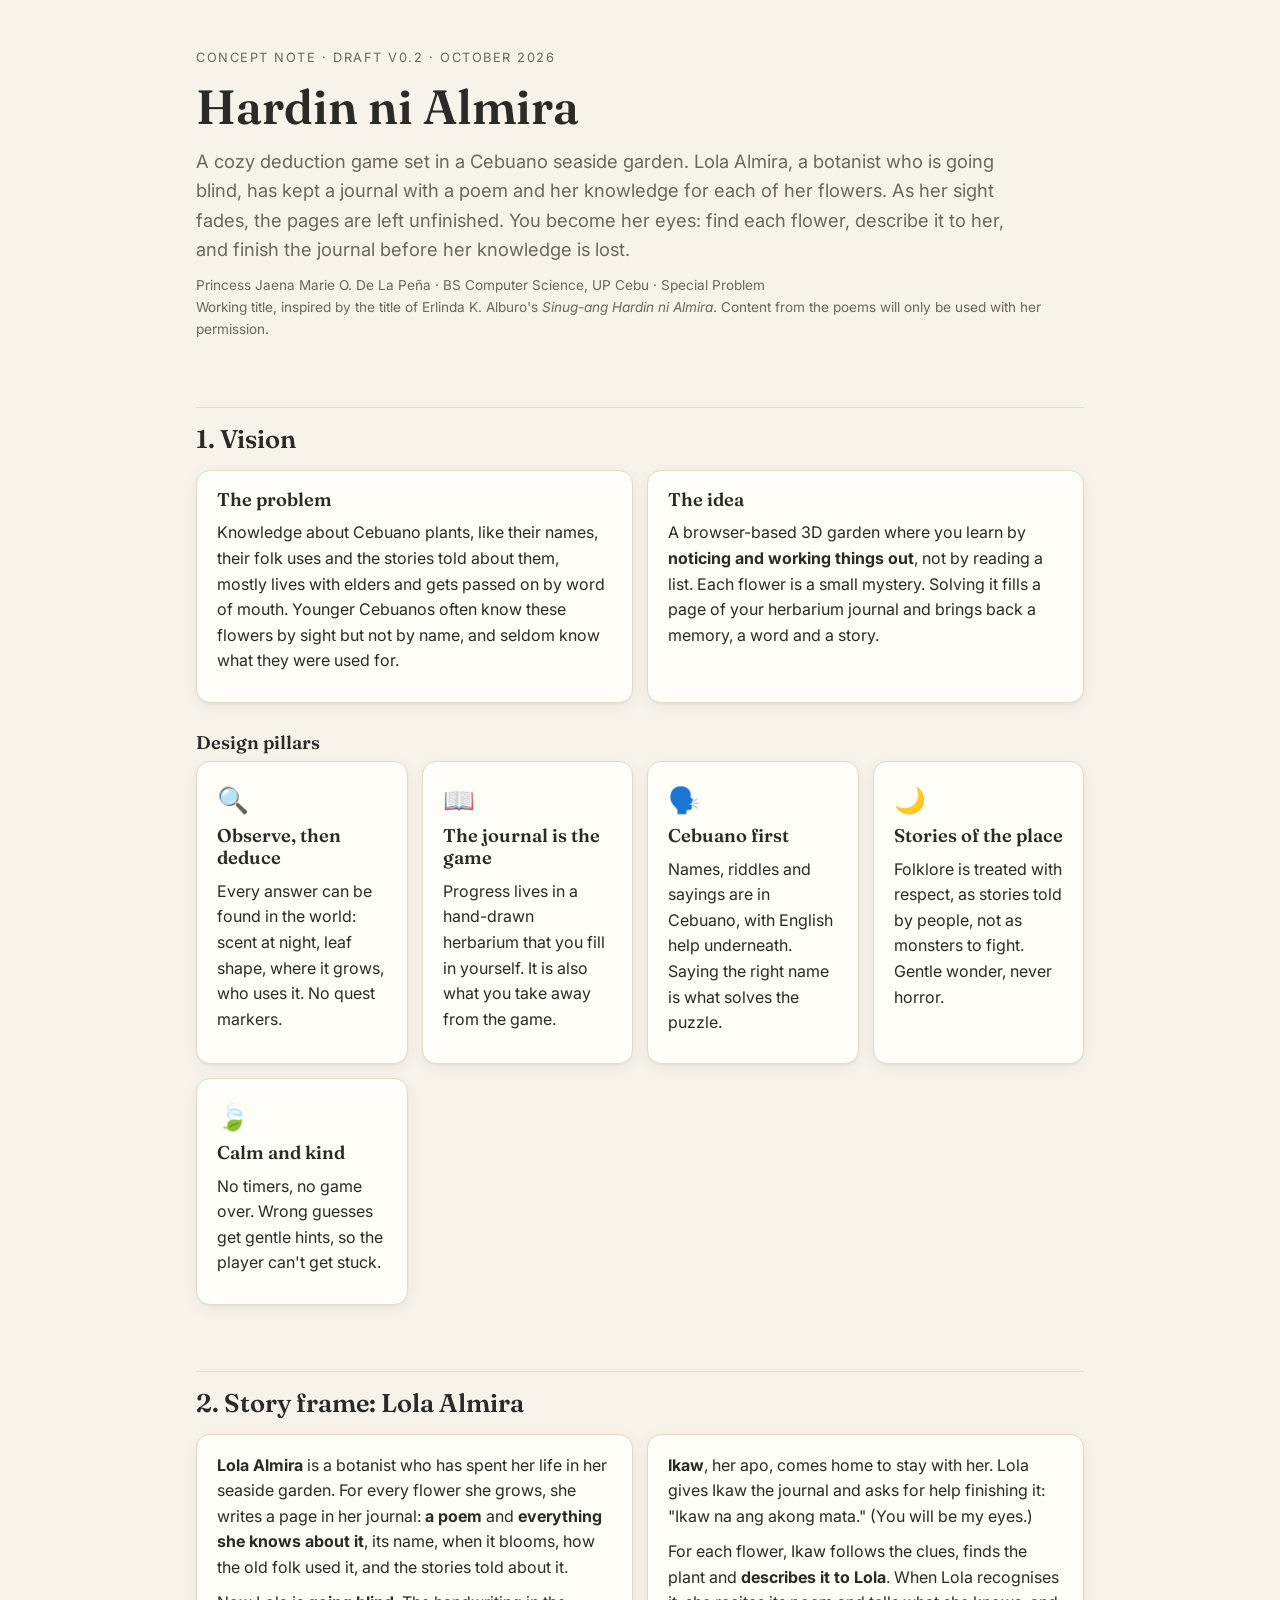
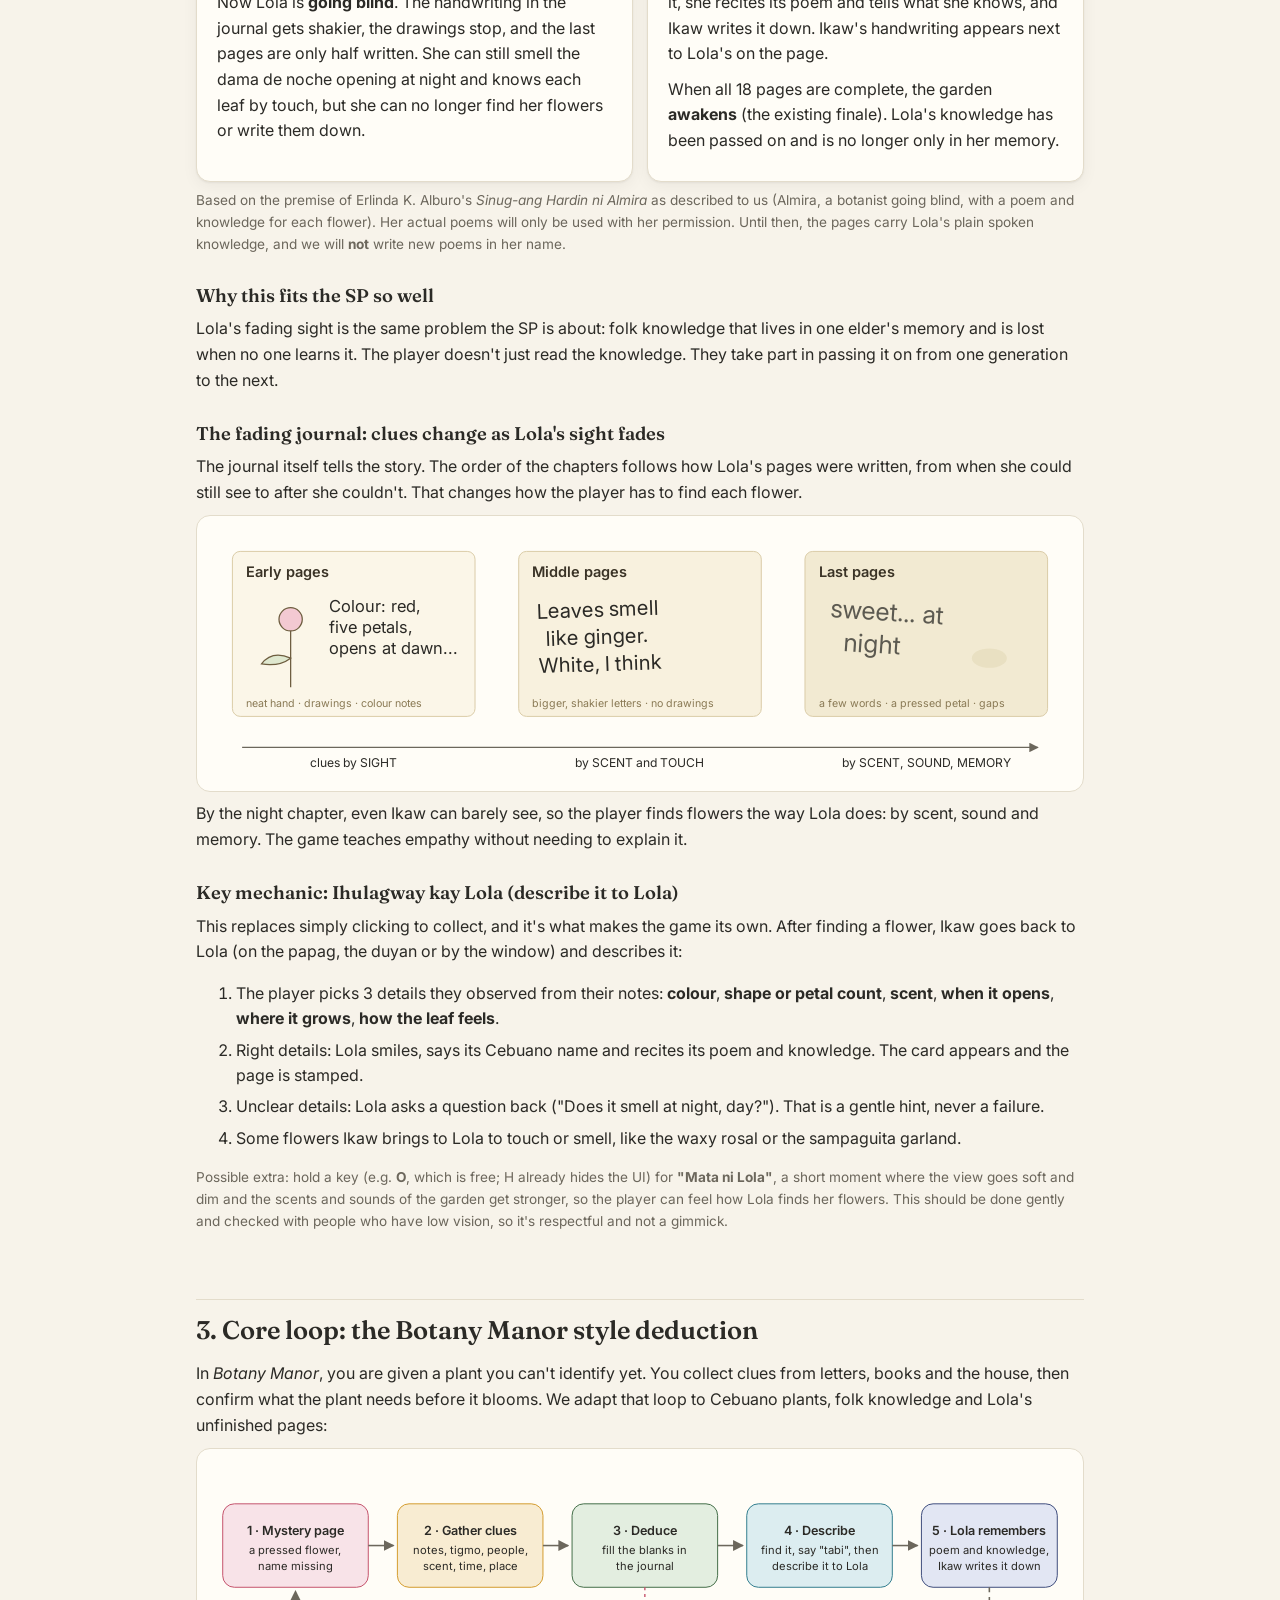
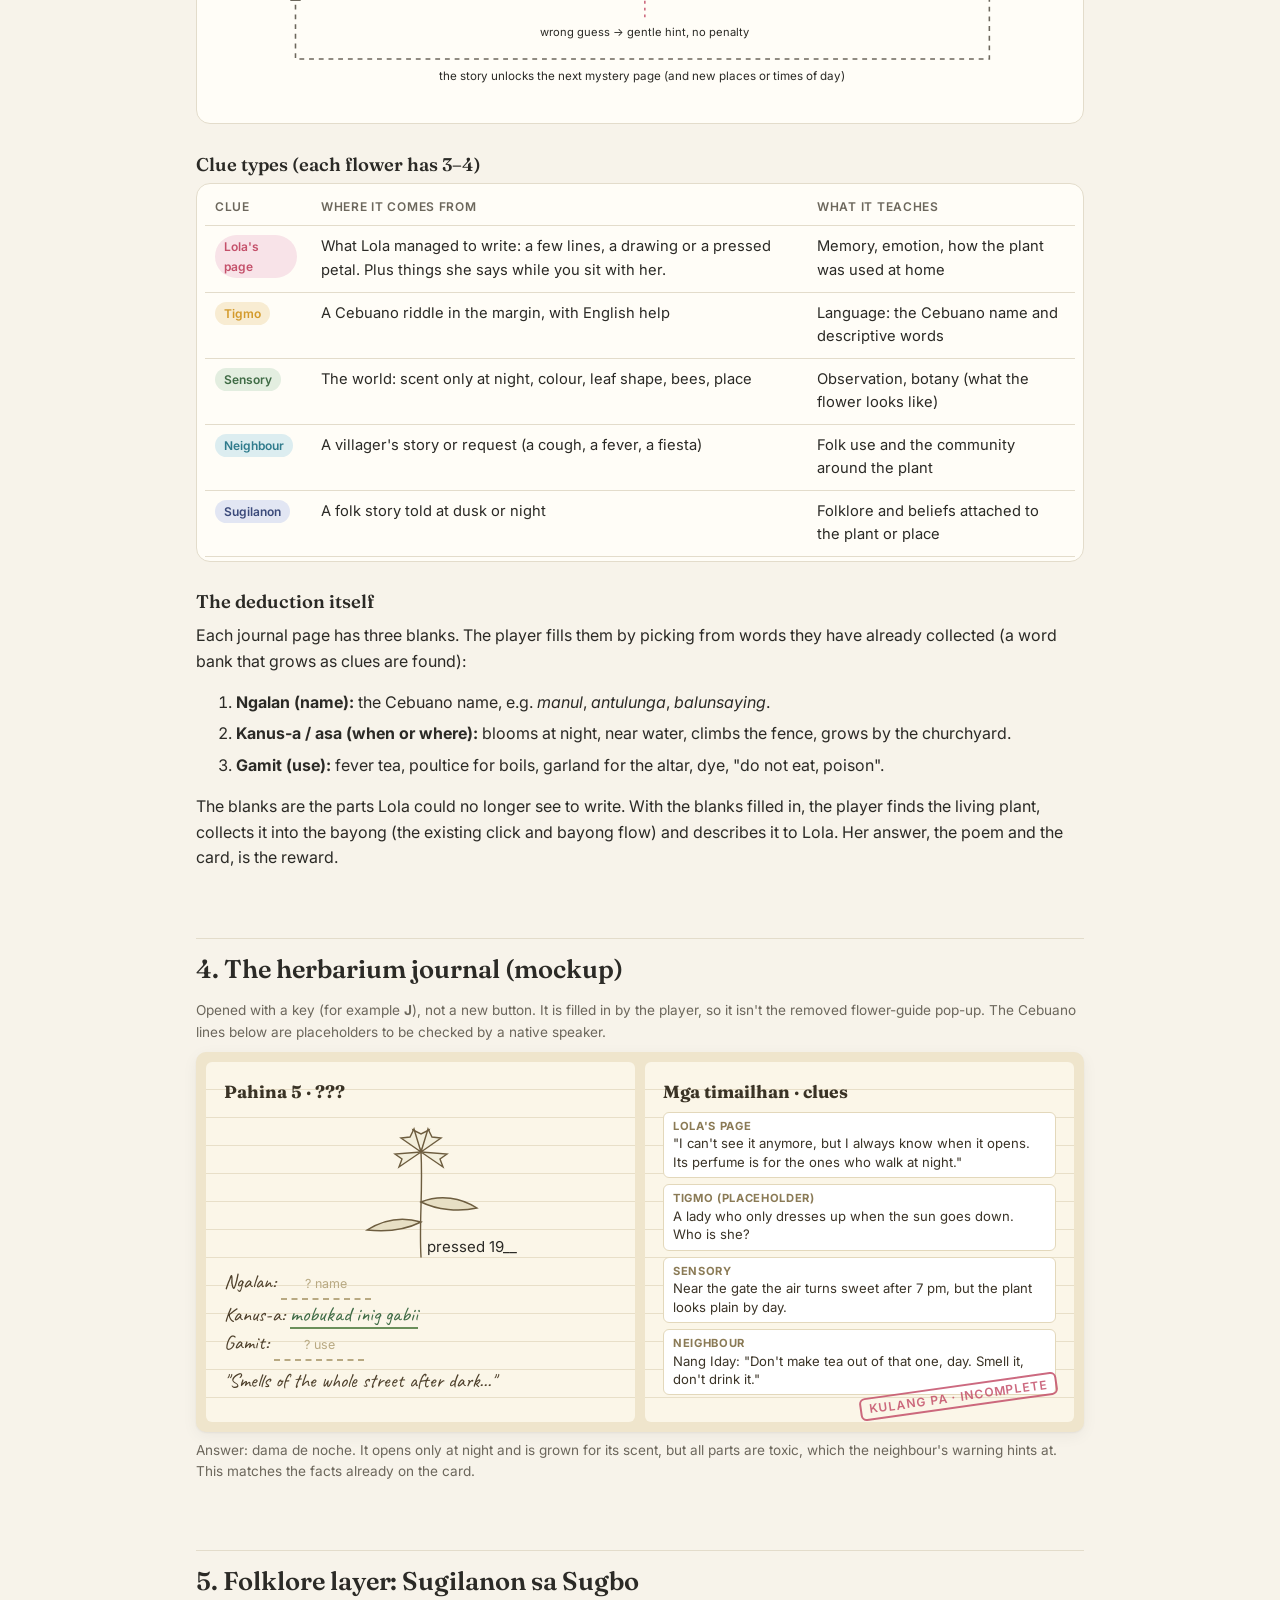
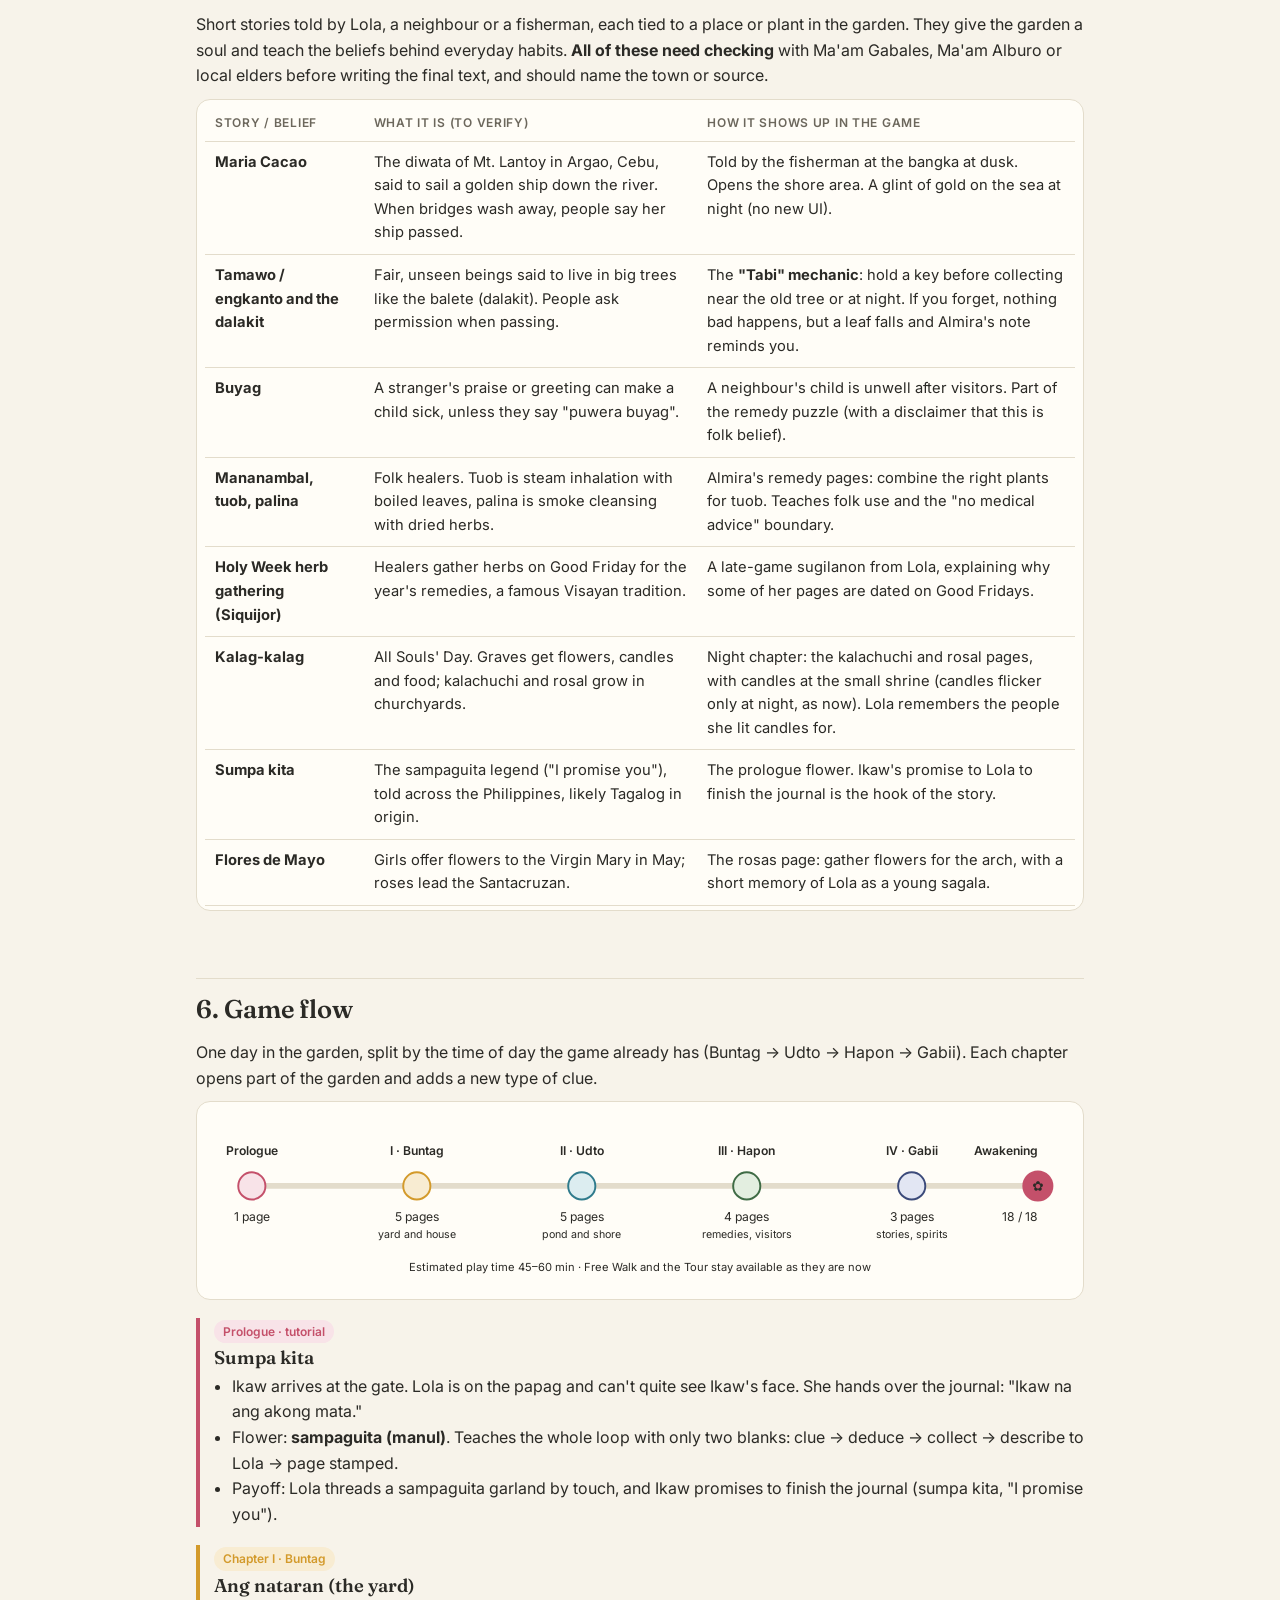
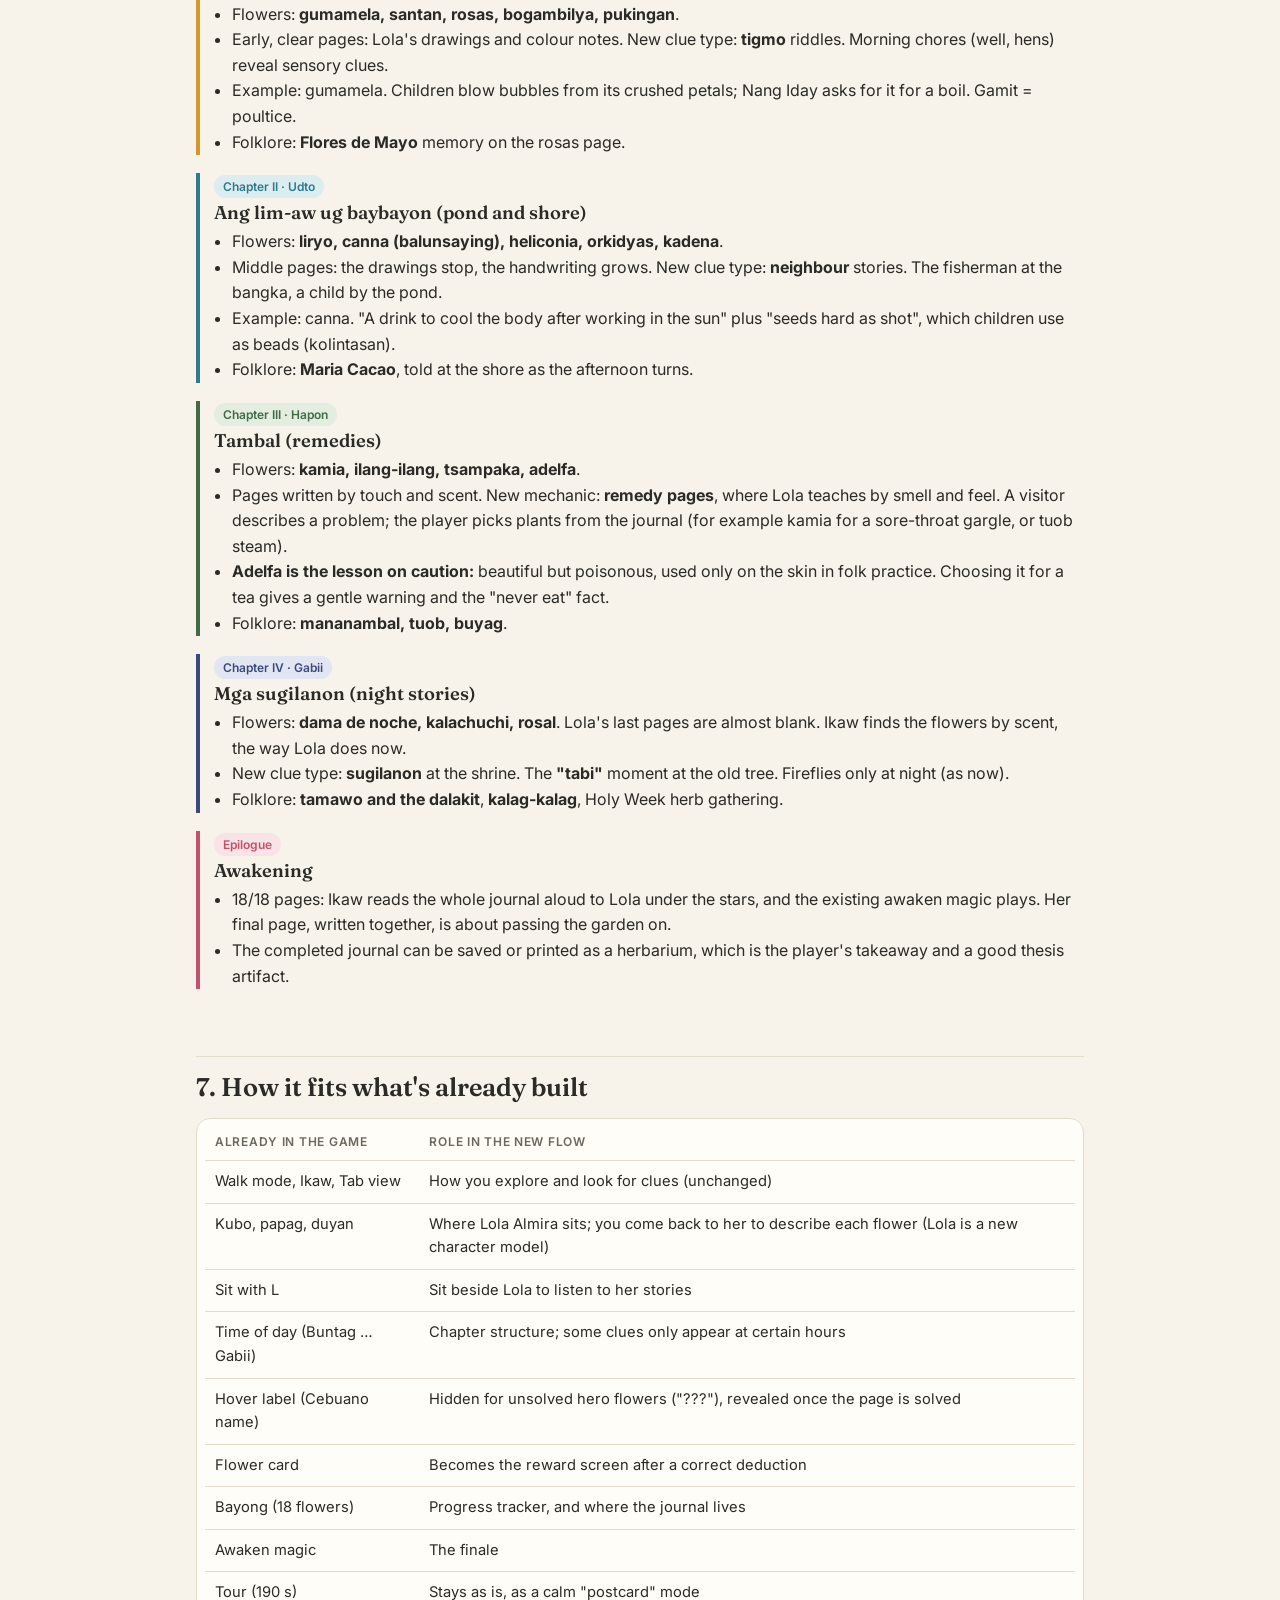
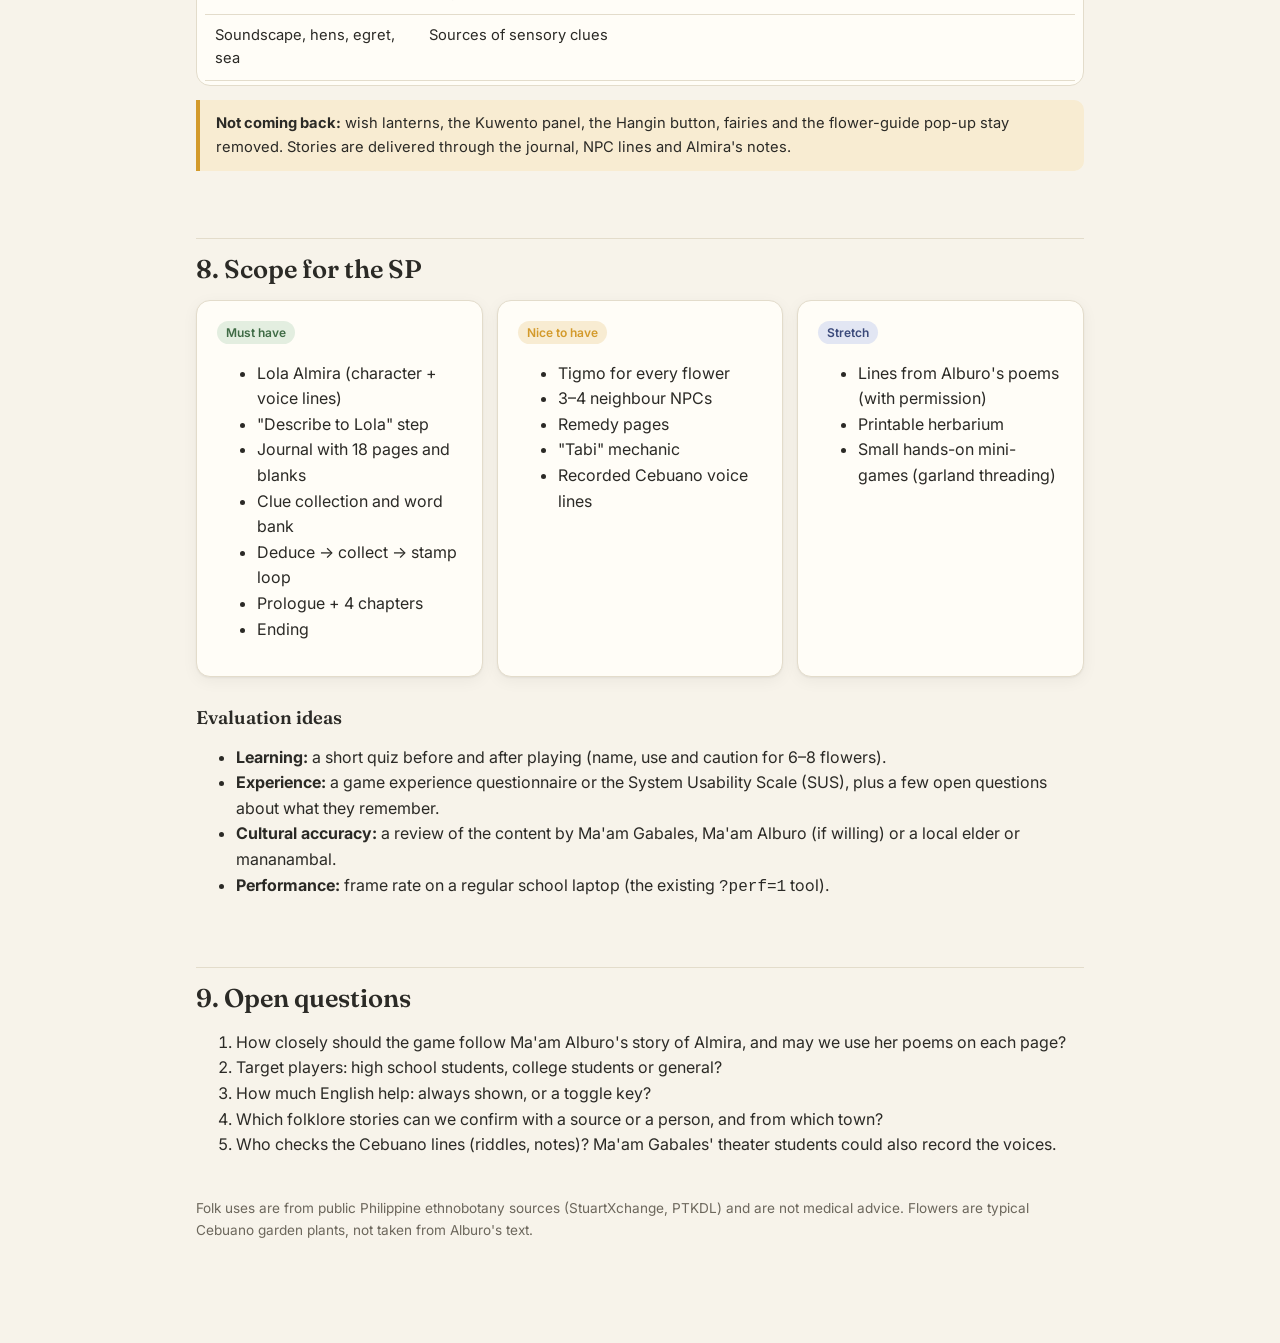
<file: docs/concept/concept-note.html>
<!doctype html>
<html lang="en">
<head>
<meta charset="utf-8">
<meta name="viewport" content="width=device-width, initial-scale=1">
<title>Hardin ni Almira Concept</title>
<link rel="preconnect" href="https://fonts.googleapis.com">
<link href="https://fonts.googleapis.com/css2?family=Fraunces:opsz,wght@9..144,400;9..144,600&family=Inter:wght@400;500;600&family=Caveat:wght@500&display=swap" rel="stylesheet">
<style>
:root{
  --bg:#f7f3ea; --paper:#fffdf7; --ink:#2b2a26; --muted:#6c675c; --line:#e3dccb;
  --leaf:#3f6b45; --leaf-soft:#e3eee0; --petal:#c4506a; --petal-soft:#f8e3e8;
  --sun:#d39a2b; --sun-soft:#f8ecd2; --night:#3b4a7a; --night-soft:#e2e6f3; --sea:#2f7b8c; --sea-soft:#dcedf0;
  --shadow:0 1px 2px rgba(0,0,0,.05),0 4px 16px rgba(0,0,0,.05);
}
@media (prefers-color-scheme: dark){
  :root:not([data-theme="light"]){
    --bg:#16171a; --paper:#1f2024; --ink:#ebe7dd; --muted:#a39e92; --line:#34353a;
    --leaf:#8fc596; --leaf-soft:#22302a; --petal:#ec8ea3; --petal-soft:#3a2229;
    --sun:#e9b860; --sun-soft:#3a2f1a; --night:#9fb0e6; --night-soft:#252a3d; --sea:#7cc4d2; --sea-soft:#1c3036;
    --shadow:none;
  }
}
:root[data-theme="dark"]{
  --bg:#16171a; --paper:#1f2024; --ink:#ebe7dd; --muted:#a39e92; --line:#34353a;
  --leaf:#8fc596; --leaf-soft:#22302a; --petal:#ec8ea3; --petal-soft:#3a2229;
  --sun:#e9b860; --sun-soft:#3a2f1a; --night:#9fb0e6; --night-soft:#252a3d; --sea:#7cc4d2; --sea-soft:#1c3036;
  --shadow:none;
}
*{box-sizing:border-box}
body{margin:0;background:var(--bg);color:var(--ink);font:16px/1.6 Inter,system-ui,sans-serif}
main{max-width:920px;margin:0 auto;padding:48px 16px 96px}
h1,h2,h3{font-family:Fraunces,Georgia,serif;font-weight:600;line-height:1.2}
h1{font-size:clamp(2rem,5vw,3rem);margin:.2em 0 .1em}
h2{font-size:1.6rem;margin:2.6em 0 .6em;padding-top:.6em;border-top:1px solid var(--line)}
h3{font-size:1.15rem;margin:1.6em 0 .4em}
p{margin:.6em 0}
.kicker{font-size:.8rem;letter-spacing:.12em;text-transform:uppercase;color:var(--muted)}
.lede{font-size:1.15rem;color:var(--muted);max-width:44em}
.note{font-size:.85rem;color:var(--muted)}
.cb{font-style:italic}
.card{background:var(--paper);border:1px solid var(--line);border-radius:14px;padding:18px 20px;box-shadow:var(--shadow)}
.grid{display:grid;gap:14px}
.g2{grid-template-columns:repeat(auto-fit,minmax(240px,1fr))}
.g3{grid-template-columns:repeat(auto-fit,minmax(200px,1fr))}
.pill{display:inline-block;font-size:.75rem;padding:2px 9px;border-radius:99px;background:var(--leaf-soft);color:var(--leaf);font-weight:600;margin-right:4px}
.pill.p{background:var(--petal-soft);color:var(--petal)} .pill.s{background:var(--sun-soft);color:var(--sun)}
.pill.n{background:var(--night-soft);color:var(--night)} .pill.w{background:var(--sea-soft);color:var(--sea)}
.pillar h3{margin-top:.2em}
.pillar .ic{font-size:1.6rem}
table{width:100%;border-collapse:collapse;font-size:.92rem}
th,td{text-align:left;vertical-align:top;padding:9px 10px;border-bottom:1px solid var(--line)}
th{font-size:.75rem;text-transform:uppercase;letter-spacing:.06em;color:var(--muted);font-weight:600}
.tablewrap{overflow-x:auto;background:var(--paper);border:1px solid var(--line);border-radius:14px;padding:4px 8px}
svg{display:block;width:100%;height:auto}
svg text{font-family:Inter,system-ui,sans-serif;fill:var(--ink)}
.flowwrap{background:var(--paper);border:1px solid var(--line);border-radius:14px;padding:16px}

/* journal mock */
.journal{display:grid;grid-template-columns:1fr 1fr;background:#efe5cc;border-radius:10px;padding:10px;gap:10px;box-shadow:var(--shadow);color:#3a3326}
@media (prefers-color-scheme: dark){:root:not([data-theme="light"]) .journal{background:#4a412f}}
:root[data-theme="dark"] .journal{background:#4a412f}
.page{background:#fbf6e8;border-radius:6px;padding:16px 18px;min-height:360px;position:relative;background-image:repeating-linear-gradient(transparent 0 27px,#e8dfc8 27px 28px)}
.page h4{font-family:Fraunces,serif;margin:0 0 6px;font-size:1.1rem}
.hand{font-family:Caveat,cursive;font-size:1.25rem;line-height:28px;color:#4d3f2a}
.blank{display:inline-block;min-width:90px;border-bottom:2px dashed #b8a982;color:#b8a982;font-family:Inter;font-size:.78rem;padding:0 4px;text-align:center}
.filled{border-bottom:2px solid #6b8f5a;color:#3f6b45;font-family:Caveat,cursive;font-size:1.3rem}
.stamp{position:absolute;right:16px;bottom:14px;transform:rotate(-8deg);border:2px solid #c4506a;color:#c4506a;border-radius:6px;padding:2px 8px;font:600 .75rem Inter;letter-spacing:.08em;opacity:.85}
.sketch{width:100%;max-width:200px;margin:4px auto 6px}
.clue{font-size:.82rem;background:#fff;border:1px solid #e3d8bb;border-radius:6px;padding:6px 9px;margin:6px 0;line-height:1.4;color:#3a3326}
.clue b{font-size:.7rem;text-transform:uppercase;letter-spacing:.06em;color:#8a7a55;display:block}
@media (max-width:640px){.journal{grid-template-columns:1fr}}

.chapter{border-left:4px solid var(--c);padding-left:14px;margin:18px 0}
.chapter h3{margin:.2em 0}
.chapter ul{margin:.3em 0;padding-left:1.1em}
.warn{border-left:4px solid var(--sun);background:var(--sun-soft);padding:12px 16px;border-radius:0 10px 10px 0;font-size:.92rem}
ol.steps li{margin:.35em 0}
</style>
</head>
<body>
<main>

<div class="kicker">Concept note · draft v0.2 · October 2026</div>
<h1>Hardin ni Almira</h1>
<p class="lede">A cozy deduction game set in a Cebuano seaside garden. Lola Almira, a botanist who is going blind, has kept a journal with a poem and her knowledge for each of her flowers. As her sight fades, the pages are left unfinished. You become her eyes: find each flower, describe it to her, and finish the journal before her knowledge is lost.</p>
<p class="note">Princess Jaena Marie O. De La Peña · BS Computer Science, UP Cebu · Special Problem<br>Working title, inspired by the title of Erlinda K. Alburo's <span class="cb">Sinug-ang Hardin ni Almira</span>. Content from the poems will only be used with her permission.</p>

<h2>1. Vision</h2>
<div class="grid g2">
  <div class="card"><h3 style="margin-top:0">The problem</h3>
  <p>Knowledge about Cebuano plants, like their names, their folk uses and the stories told about them, mostly lives with elders and gets passed on by word of mouth. Younger Cebuanos often know these flowers by sight but not by name, and seldom know what they were used for.</p></div>
  <div class="card"><h3 style="margin-top:0">The idea</h3>
  <p>A browser-based 3D garden where you learn by <b>noticing and working things out</b>, not by reading a list. Each flower is a small mystery. Solving it fills a page of your herbarium journal and brings back a memory, a word and a story.</p></div>
</div>

<h3>Design pillars</h3>
<div class="grid g3">
  <div class="card pillar"><div class="ic">🔍</div><h3>Observe, then deduce</h3><p>Every answer can be found in the world: scent at night, leaf shape, where it grows, who uses it. No quest markers.</p></div>
  <div class="card pillar"><div class="ic">📖</div><h3>The journal is the game</h3><p>Progress lives in a hand-drawn herbarium that you fill in yourself. It is also what you take away from the game.</p></div>
  <div class="card pillar"><div class="ic">🗣️</div><h3>Cebuano first</h3><p>Names, riddles and sayings are in Cebuano, with English help underneath. Saying the right name is what solves the puzzle.</p></div>
  <div class="card pillar"><div class="ic">🌙</div><h3>Stories of the place</h3><p>Folklore is treated with respect, as stories told by people, not as monsters to fight. Gentle wonder, never horror.</p></div>
  <div class="card pillar"><div class="ic">🍃</div><h3>Calm and kind</h3><p>No timers, no game over. Wrong guesses get gentle hints, so the player can't get stuck.</p></div>
</div>

<h2>2. Story frame: Lola Almira</h2>
<div class="grid g2">
<div class="card">
<p style="margin-top:0"><b>Lola Almira</b> is a botanist who has spent her life in her seaside garden. For every flower she grows, she writes a page in her journal: <b>a poem</b> and <b>everything she knows about it</b>, its name, when it blooms, how the old folk used it, and the stories told about it.</p>
<p>Now Lola is <b>going blind</b>. The handwriting in the journal gets shakier, the drawings stop, and the last pages are only half written. She can still smell the dama de noche opening at night and knows each leaf by touch, but she can no longer find her flowers or write them down.</p>
</div>
<div class="card">
<p style="margin-top:0"><b>Ikaw</b>, her apo, comes home to stay with her. Lola gives Ikaw the journal and asks for help finishing it: "Ikaw na ang akong mata." (You will be my eyes.)</p>
<p>For each flower, Ikaw follows the clues, finds the plant and <b>describes it to Lola</b>. When Lola recognises it, she recites its poem and tells what she knows, and Ikaw writes it down. Ikaw's handwriting appears next to Lola's on the page.</p>
<p>When all 18 pages are complete, the garden <b>awakens</b> (the existing finale). Lola's knowledge has been passed on and is no longer only in her memory.</p>
</div>
</div>
<p class="note">Based on the premise of Erlinda K. Alburo's <span class="cb">Sinug-ang Hardin ni Almira</span> as described to us (Almira, a botanist going blind, with a poem and knowledge for each flower). Her actual poems will only be used with her permission. Until then, the pages carry Lola's plain spoken knowledge, and we will <b>not</b> write new poems in her name.</p>

<h3>Why this fits the SP so well</h3>
<p>Lola's fading sight is the same problem the SP is about: folk knowledge that lives in one elder's memory and is lost when no one learns it. The player doesn't just read the knowledge. They take part in passing it on from one generation to the next.</p>

<h3>The fading journal: clues change as Lola's sight fades</h3>
<p>The journal itself tells the story. The order of the chapters follows how Lola's pages were written, from when she could still see to after she couldn't. That changes how the player has to find each flower.</p>
<div class="flowwrap">
<svg viewBox="0 0 880 250" role="img" aria-label="Three journal pages from clear to faded, with clues shifting from sight to scent, touch and sound">
  <g font-size="12.5">
    <g transform="translate(20,20)">
      <rect width="250" height="170" rx="8" fill="#fbf6e8" stroke="#d9cba6"/>
      <text x="14" y="26" font-family="Fraunces,serif" font-size="15" style="fill:#3a3326" font-weight="600">Early pages</text>
      <g stroke="#6d5d3f" stroke-width="1.3" fill="none"><path d="M60 140V80"/><circle cx="60" cy="70" r="12" fill="#f3c9d2"/><path d="M60 110c-14-6-24-2-30 6c12 2 22 0 30-6z" fill="#dfe8cf"/></g>
      <g font-family="Caveat,cursive" font-size="17" style="fill:#4d3f2a"><text x="100" y="62">Colour: red,</text><text x="100" y="84">five petals,</text><text x="100" y="106">opens at dawn...</text></g>
      <text x="14" y="160" font-size="11" style="fill:#8a7a55">neat hand · drawings · colour notes</text>
    </g>
    <g transform="translate(315,20)">
      <rect width="250" height="170" rx="8" fill="#f8f1de" stroke="#d9cba6"/>
      <text x="14" y="26" font-family="Fraunces,serif" font-size="15" style="fill:#3a3326" font-weight="600">Middle pages</text>
      <g font-family="Caveat,cursive" font-size="21" style="fill:#5d4f38" transform="rotate(-2 120 90)"><text x="20" y="66">Leaves smell</text><text x="28" y="94">like ginger.</text><text x="20" y="122">White, I think</text></g>
      <text x="14" y="160" font-size="11" style="fill:#8a7a55">bigger, shakier letters · no drawings</text>
    </g>
    <g transform="translate(610,20)">
      <rect width="250" height="170" rx="8" fill="#f2ead2" stroke="#d9cba6"/>
      <text x="14" y="26" font-family="Fraunces,serif" font-size="15" style="fill:#3a3326" font-weight="600">Last pages</text>
      <g font-family="Caveat,cursive" font-size="26" style="fill:#6d5d3f" opacity=".75" transform="rotate(4 120 90)"><text x="24" y="74">sweet... at</text><text x="40" y="108">night</text></g>
      <ellipse cx="190" cy="110" rx="18" ry="10" fill="#e8dfc0" opacity=".9"/>
      <text x="14" y="160" font-size="11" style="fill:#8a7a55">a few words · a pressed petal · gaps</text>
    </g>
    <path d="M30 222H850" stroke="var(--muted)" stroke-width="1.4" marker-end="url(#ar2)"/>
    <defs><marker id="ar2" viewBox="0 0 10 10" refX="9" refY="5" markerWidth="7" markerHeight="7" orient="auto"><path d="M0 0L10 5L0 10z" fill="var(--muted)"/></marker></defs>
    <text x="145" y="242" text-anchor="middle" fill="var(--muted)">clues by SIGHT</text>
    <text x="440" y="242" text-anchor="middle" fill="var(--muted)">by SCENT and TOUCH</text>
    <text x="735" y="242" text-anchor="middle" fill="var(--muted)">by SCENT, SOUND, MEMORY</text>
  </g>
</svg>
</div>
<p>By the night chapter, even Ikaw can barely see, so the player finds flowers the way Lola does: by scent, sound and memory. The game teaches empathy without needing to explain it.</p>

<h3>Key mechanic: Ihulagway kay Lola (describe it to Lola)</h3>
<p>This replaces simply clicking to collect, and it's what makes the game its own. After finding a flower, Ikaw goes back to Lola (on the papag, the duyan or by the window) and describes it:</p>
<ol class="steps">
  <li>The player picks 3 details they observed from their notes: <b>colour</b>, <b>shape or petal count</b>, <b>scent</b>, <b>when it opens</b>, <b>where it grows</b>, <b>how the leaf feels</b>.</li>
  <li>Right details: Lola smiles, says its Cebuano name and recites its poem and knowledge. The card appears and the page is stamped.</li>
  <li>Unclear details: Lola asks a question back ("Does it smell at night, day?"). That is a gentle hint, never a failure.</li>
  <li>Some flowers Ikaw brings to Lola to touch or smell, like the waxy rosal or the sampaguita garland.</li>
</ol>
<p class="note">Possible extra: hold a key (e.g. <b>O</b>, which is free; H already hides the UI) for <b>"Mata ni Lola"</b>, a short moment where the view goes soft and dim and the scents and sounds of the garden get stronger, so the player can feel how Lola finds her flowers. This should be done gently and checked with people who have low vision, so it's respectful and not a gimmick.</p>

<h2>3. Core loop: the Botany Manor style deduction</h2>
<p>In <span class="cb">Botany Manor</span>, you are given a plant you can't identify yet. You collect clues from letters, books and the house, then confirm what the plant needs before it blooms. We adapt that loop to Cebuano plants, folk knowledge and Lola's unfinished pages:</p>
<div class="flowwrap">
<svg viewBox="0 0 880 250" role="img" aria-label="Core loop: find a pressed page, collect clues, deduce in journal, confirm in the garden, unlock memory and story">
  <defs>
    <marker id="ar" viewBox="0 0 10 10" refX="9" refY="5" markerWidth="7" markerHeight="7" orient="auto"><path d="M0 0L10 5L0 10z" fill="var(--muted)"/></marker>
  </defs>
  <g font-size="13">
    <rect x="10" y="40" width="150" height="86" rx="12" fill="var(--petal-soft)" stroke="var(--petal)"/>
    <text x="85" y="72" text-anchor="middle" font-weight="600">1 · Mystery page</text>
    <text x="85" y="92" text-anchor="middle" font-size="11.5" fill="var(--muted)">a pressed flower,</text>
    <text x="85" y="108" text-anchor="middle" font-size="11.5" fill="var(--muted)">name missing</text>

    <rect x="190" y="40" width="150" height="86" rx="12" fill="var(--sun-soft)" stroke="var(--sun)"/>
    <text x="265" y="72" text-anchor="middle" font-weight="600">2 · Gather clues</text>
    <text x="265" y="92" text-anchor="middle" font-size="11.5" fill="var(--muted)">notes, tigmo, people,</text>
    <text x="265" y="108" text-anchor="middle" font-size="11.5" fill="var(--muted)">scent, time, place</text>

    <rect x="370" y="40" width="150" height="86" rx="12" fill="var(--leaf-soft)" stroke="var(--leaf)"/>
    <text x="445" y="72" text-anchor="middle" font-weight="600">3 · Deduce</text>
    <text x="445" y="92" text-anchor="middle" font-size="11.5" fill="var(--muted)">fill the blanks in</text>
    <text x="445" y="108" text-anchor="middle" font-size="11.5" fill="var(--muted)">the journal</text>

    <rect x="550" y="40" width="150" height="86" rx="12" fill="var(--sea-soft)" stroke="var(--sea)"/>
    <text x="625" y="72" text-anchor="middle" font-weight="600">4 · Describe</text>
    <text x="625" y="92" text-anchor="middle" font-size="11.5" fill="var(--muted)">find it, say "tabi", then</text>
    <text x="625" y="108" text-anchor="middle" font-size="11.5" fill="var(--muted)">describe it to Lola</text>

    <rect x="730" y="40" width="140" height="86" rx="12" fill="var(--night-soft)" stroke="var(--night)"/>
    <text x="800" y="72" text-anchor="middle" font-weight="600">5 · Lola remembers</text>
    <text x="800" y="92" text-anchor="middle" font-size="11.5" fill="var(--muted)">poem and knowledge,</text>
    <text x="800" y="108" text-anchor="middle" font-size="11.5" fill="var(--muted)">Ikaw writes it down</text>

    <path d="M160 83H186" stroke="var(--muted)" stroke-width="1.6" marker-end="url(#ar)"/>
    <path d="M340 83H366" stroke="var(--muted)" stroke-width="1.6" marker-end="url(#ar)"/>
    <path d="M520 83H546" stroke="var(--muted)" stroke-width="1.6" marker-end="url(#ar)"/>
    <path d="M700 83H726" stroke="var(--muted)" stroke-width="1.6" marker-end="url(#ar)"/>
    <path d="M800 126V200H85V130" fill="none" stroke="var(--muted)" stroke-width="1.6" stroke-dasharray="5 5" marker-end="url(#ar)"/>
    <text x="442" y="222" text-anchor="middle" font-size="12" fill="var(--muted)">the story unlocks the next mystery page (and new places or times of day)</text>
    <path d="M445 126V160" stroke="var(--petal)" stroke-width="1.4" stroke-dasharray="3 4"/>
    <text x="445" y="176" text-anchor="middle" font-size="11.5" fill="var(--petal)">wrong guess → gentle hint, no penalty</text>
  </g>
</svg>
</div>

<h3>Clue types (each flower has 3–4)</h3>
<div class="tablewrap"><table>
<tr><th>Clue</th><th>Where it comes from</th><th>What it teaches</th></tr>
<tr><td><span class="pill p">Lola's page</span></td><td>What Lola managed to write: a few lines, a drawing or a pressed petal. Plus things she says while you sit with her.</td><td>Memory, emotion, how the plant was used at home</td></tr>
<tr><td><span class="pill s">Tigmo</span></td><td>A Cebuano riddle in the margin, with English help</td><td>Language: the Cebuano name and descriptive words</td></tr>
<tr><td><span class="pill">Sensory</span></td><td>The world: scent only at night, colour, leaf shape, bees, place</td><td>Observation, botany (what the flower looks like)</td></tr>
<tr><td><span class="pill w">Neighbour</span></td><td>A villager's story or request (a cough, a fever, a fiesta)</td><td>Folk use and the community around the plant</td></tr>
<tr><td><span class="pill n">Sugilanon</span></td><td>A folk story told at dusk or night</td><td>Folklore and beliefs attached to the plant or place</td></tr>
</table></div>

<h3>The deduction itself</h3>
<p>Each journal page has three blanks. The player fills them by picking from words they have already collected (a word bank that grows as clues are found):</p>
<ol class="steps">
  <li><b>Ngalan (name):</b> the Cebuano name, e.g. <span class="cb">manul</span>, <span class="cb">antulunga</span>, <span class="cb">balunsaying</span>.</li>
  <li><b>Kanus-a / asa (when or where):</b> blooms at night, near water, climbs the fence, grows by the churchyard.</li>
  <li><b>Gamit (use):</b> fever tea, poultice for boils, garland for the altar, dye, "do not eat, poison".</li>
</ol>
<p>The blanks are the parts Lola could no longer see to write. With the blanks filled in, the player finds the living plant, collects it into the bayong (the existing click and bayong flow) and describes it to Lola. Her answer, the poem and the card, is the reward.</p>

<h2>4. The herbarium journal (mockup)</h2>
<p class="note">Opened with a key (for example <b>J</b>), not a new button. It is filled in by the player, so it isn't the removed flower-guide pop-up. The Cebuano lines below are placeholders to be checked by a native speaker.</p>
<div class="journal">
  <div class="page">
    <h4>Pahina 5 · ???</h4>
    <svg class="sketch" viewBox="0 0 200 150" aria-label="Pencil sketch of a pressed night flower">
      <g fill="none" stroke="#6d5d3f" stroke-width="1.4" stroke-linecap="round">
        <path d="M100 145C98 110 102 80 100 40"/>
        <path d="M100 110C80 104 62 108 46 118C64 120 84 118 100 110z" fill="#e7dfc4"/>
        <path d="M100 90C120 82 140 86 156 96C138 100 116 98 100 90z" fill="#e7dfc4"/>
        <g fill="#f3efdc">
          <path d="M100 40l-8-22 8 4 8-4z"/><path d="M100 40l-20-14 9-1 4-8z"/><path d="M100 40l20-14-9-1-4-8z"/>
          <path d="M100 40l-26 2 7 5-3 8z"/><path d="M100 40l26 2-7 5 3 8z"/>
        </g>
      </g>
      <text x="196" y="140" text-anchor="end" font-family="Caveat" font-size="15" fill="#8a7a55">pressed 19__</text>
    </svg>
    <div class="hand">Ngalan: <span class="blank">? name</span></div>
    <div class="hand">Kanus-a: <span class="filled">mobukad inig gabii</span></div>
    <div class="hand">Gamit: <span class="blank">? use</span></div>
    <div class="hand" style="margin-top:6px">"Smells of the whole street after dark..."</div>
  </div>
  <div class="page">
    <h4>Mga timailhan · clues</h4>
    <div class="clue"><b>Lola's page</b>"I can't see it anymore, but I always know when it opens. Its perfume is for the ones who walk at night."</div>
    <div class="clue"><b>Tigmo (placeholder)</b>A lady who only dresses up when the sun goes down. Who is she?</div>
    <div class="clue"><b>Sensory</b>Near the gate the air turns sweet after 7 pm, but the plant looks plain by day.</div>
    <div class="clue"><b>Neighbour</b>Nang Iday: "Don't make tea out of that one, day. Smell it, don't drink it."</div>
    <div class="stamp">KULANG PA · INCOMPLETE</div>
  </div>
</div>
<p class="note">Answer: dama de noche. It opens only at night and is grown for its scent, but all parts are toxic, which the neighbour's warning hints at. This matches the facts already on the card.</p>

<h2>5. Folklore layer: Sugilanon sa Sugbo</h2>
<p>Short stories told by Lola, a neighbour or a fisherman, each tied to a place or plant in the garden. They give the garden a soul and teach the beliefs behind everyday habits. <b>All of these need checking</b> with Ma'am Gabales, Ma'am Alburo or local elders before writing the final text, and should name the town or source.</p>
<div class="tablewrap"><table>
<tr><th>Story / belief</th><th>What it is (to verify)</th><th>How it shows up in the game</th></tr>
<tr><td><b>Maria Cacao</b></td><td>The diwata of Mt. Lantoy in Argao, Cebu, said to sail a golden ship down the river. When bridges wash away, people say her ship passed.</td><td>Told by the fisherman at the bangka at dusk. Opens the shore area. A glint of gold on the sea at night (no new UI).</td></tr>
<tr><td><b>Tamawo / engkanto and the dalakit</b></td><td>Fair, unseen beings said to live in big trees like the balete (dalakit). People ask permission when passing.</td><td>The <b>"Tabi" mechanic</b>: hold a key before collecting near the old tree or at night. If you forget, nothing bad happens, but a leaf falls and Almira's note reminds you.</td></tr>
<tr><td><b>Buyag</b></td><td>A stranger's praise or greeting can make a child sick, unless they say "puwera buyag".</td><td>A neighbour's child is unwell after visitors. Part of the remedy puzzle (with a disclaimer that this is folk belief).</td></tr>
<tr><td><b>Mananambal, tuob, palina</b></td><td>Folk healers. Tuob is steam inhalation with boiled leaves, palina is smoke cleansing with dried herbs.</td><td>Almira's remedy pages: combine the right plants for tuob. Teaches folk use and the "no medical advice" boundary.</td></tr>
<tr><td><b>Holy Week herb gathering (Siquijor)</b></td><td>Healers gather herbs on Good Friday for the year's remedies, a famous Visayan tradition.</td><td>A late-game sugilanon from Lola, explaining why some of her pages are dated on Good Fridays.</td></tr>
<tr><td><b>Kalag-kalag</b></td><td>All Souls' Day. Graves get flowers, candles and food; kalachuchi and rosal grow in churchyards.</td><td>Night chapter: the kalachuchi and rosal pages, with candles at the small shrine (candles flicker only at night, as now). Lola remembers the people she lit candles for.</td></tr>
<tr><td><b>Sumpa kita</b></td><td>The sampaguita legend ("I promise you"), told across the Philippines, likely Tagalog in origin.</td><td>The prologue flower. Ikaw's promise to Lola to finish the journal is the hook of the story.</td></tr>
<tr><td><b>Flores de Mayo</b></td><td>Girls offer flowers to the Virgin Mary in May; roses lead the Santacruzan.</td><td>The rosas page: gather flowers for the arch, with a short memory of Lola as a young sagala.</td></tr>
</table></div>

<h2>6. Game flow</h2>
<p>One day in the garden, split by the time of day the game already has (Buntag → Udto → Hapon → Gabii). Each chapter opens part of the garden and adds a new type of clue.</p>

<div class="flowwrap">
<svg viewBox="0 0 880 170" role="img" aria-label="Timeline of chapters from Prologue through Buntag, Udto, Hapon and Gabii to the Awakening">
  <g font-size="12.5">
    <path d="M30 70H850" stroke="var(--line)" stroke-width="6" stroke-linecap="round"/>
    <circle cx="40" cy="70" r="14" fill="var(--petal-soft)" stroke="var(--petal)" stroke-width="2"/>
    <text x="40" y="38" text-anchor="middle" font-weight="600">Prologue</text><text x="40" y="106" text-anchor="middle" fill="var(--muted)">1 page</text>
    <circle cx="210" cy="70" r="14" fill="var(--sun-soft)" stroke="var(--sun)" stroke-width="2"/>
    <text x="210" y="38" text-anchor="middle" font-weight="600">I · Buntag</text><text x="210" y="106" text-anchor="middle" fill="var(--muted)">5 pages</text>
    <text x="210" y="124" text-anchor="middle" fill="var(--muted)" font-size="11">yard and house</text>
    <circle cx="380" cy="70" r="14" fill="var(--sea-soft)" stroke="var(--sea)" stroke-width="2"/>
    <text x="380" y="38" text-anchor="middle" font-weight="600">II · Udto</text><text x="380" y="106" text-anchor="middle" fill="var(--muted)">5 pages</text>
    <text x="380" y="124" text-anchor="middle" fill="var(--muted)" font-size="11">pond and shore</text>
    <circle cx="550" cy="70" r="14" fill="var(--leaf-soft)" stroke="var(--leaf)" stroke-width="2"/>
    <text x="550" y="38" text-anchor="middle" font-weight="600">III · Hapon</text><text x="550" y="106" text-anchor="middle" fill="var(--muted)">4 pages</text>
    <text x="550" y="124" text-anchor="middle" fill="var(--muted)" font-size="11">remedies, visitors</text>
    <circle cx="720" cy="70" r="14" fill="var(--night-soft)" stroke="var(--night)" stroke-width="2"/>
    <text x="720" y="38" text-anchor="middle" font-weight="600">IV · Gabii</text><text x="720" y="106" text-anchor="middle" fill="var(--muted)">3 pages</text>
    <text x="720" y="124" text-anchor="middle" fill="var(--muted)" font-size="11">stories, spirits</text>
    <circle cx="850" cy="70" r="16" fill="var(--petal)" />
    <text x="850" y="75" text-anchor="middle" fill="#fff" font-size="14">✿</text>
    <text x="850" y="38" text-anchor="end" font-weight="600">Awakening</text><text x="850" y="106" text-anchor="end" fill="var(--muted)">18 / 18</text>
    <text x="440" y="158" text-anchor="middle" fill="var(--muted)" font-size="11.5">Estimated play time 45–60 min · Free Walk and the Tour stay available as they are now</text>
  </g>
</svg>
</div>

<div class="chapter" style="--c:var(--petal)">
  <span class="pill p">Prologue · tutorial</span>
  <h3>Sumpa kita</h3>
  <ul>
    <li>Ikaw arrives at the gate. Lola is on the papag and can't quite see Ikaw's face. She hands over the journal: "Ikaw na ang akong mata."</li>
    <li>Flower: <b>sampaguita (manul)</b>. Teaches the whole loop with only two blanks: clue → deduce → collect → describe to Lola → page stamped.</li>
    <li>Payoff: Lola threads a sampaguita garland by touch, and Ikaw promises to finish the journal (sumpa kita, "I promise you").</li>
  </ul>
</div>
<div class="chapter" style="--c:var(--sun)">
  <span class="pill s">Chapter I · Buntag</span>
  <h3>Ang nataran (the yard)</h3>
  <ul>
    <li>Flowers: <b>gumamela, santan, rosas, bogambilya, pukingan</b>.</li>
    <li>Early, clear pages: Lola's drawings and colour notes. New clue type: <b>tigmo</b> riddles. Morning chores (well, hens) reveal sensory clues.</li>
    <li>Example: gumamela. Children blow bubbles from its crushed petals; Nang Iday asks for it for a boil. Gamit = poultice.</li>
    <li>Folklore: <b>Flores de Mayo</b> memory on the rosas page.</li>
  </ul>
</div>
<div class="chapter" style="--c:var(--sea)">
  <span class="pill w">Chapter II · Udto</span>
  <h3>Ang lim-aw ug baybayon (pond and shore)</h3>
  <ul>
    <li>Flowers: <b>liryo, canna (balunsaying), heliconia, orkidyas, kadena</b>.</li>
    <li>Middle pages: the drawings stop, the handwriting grows. New clue type: <b>neighbour</b> stories. The fisherman at the bangka, a child by the pond.</li>
    <li>Example: canna. "A drink to cool the body after working in the sun" plus "seeds hard as shot", which children use as beads (kolintasan).</li>
    <li>Folklore: <b>Maria Cacao</b>, told at the shore as the afternoon turns.</li>
  </ul>
</div>
<div class="chapter" style="--c:var(--leaf)">
  <span class="pill">Chapter III · Hapon</span>
  <h3>Tambal (remedies)</h3>
  <ul>
    <li>Flowers: <b>kamia, ilang-ilang, tsampaka, adelfa</b>.</li>
    <li>Pages written by touch and scent. New mechanic: <b>remedy pages</b>, where Lola teaches by smell and feel. A visitor describes a problem; the player picks plants from the journal (for example kamia for a sore-throat gargle, or tuob steam).</li>
    <li><b>Adelfa is the lesson on caution:</b> beautiful but poisonous, used only on the skin in folk practice. Choosing it for a tea gives a gentle warning and the "never eat" fact.</li>
    <li>Folklore: <b>mananambal, tuob, buyag</b>.</li>
  </ul>
</div>
<div class="chapter" style="--c:var(--night)">
  <span class="pill n">Chapter IV · Gabii</span>
  <h3>Mga sugilanon (night stories)</h3>
  <ul>
    <li>Flowers: <b>dama de noche, kalachuchi, rosal</b>. Lola's last pages are almost blank. Ikaw finds the flowers by scent, the way Lola does now.</li>
    <li>New clue type: <b>sugilanon</b> at the shrine. The <b>"tabi"</b> moment at the old tree. Fireflies only at night (as now).</li>
    <li>Folklore: <b>tamawo and the dalakit</b>, <b>kalag-kalag</b>, Holy Week herb gathering.</li>
  </ul>
</div>
<div class="chapter" style="--c:var(--petal)">
  <span class="pill p">Epilogue</span>
  <h3>Awakening</h3>
  <ul>
    <li>18/18 pages: Ikaw reads the whole journal aloud to Lola under the stars, and the existing awaken magic plays. Her final page, written together, is about passing the garden on.</li>
    <li>The completed journal can be saved or printed as a herbarium, which is the player's takeaway and a good thesis artifact.</li>
  </ul>
</div>

<h2>7. How it fits what's already built</h2>
<div class="tablewrap"><table>
<tr><th>Already in the game</th><th>Role in the new flow</th></tr>
<tr><td>Walk mode, Ikaw, Tab view</td><td>How you explore and look for clues (unchanged)</td></tr>
<tr><td>Kubo, papag, duyan</td><td>Where Lola Almira sits; you come back to her to describe each flower (Lola is a new character model)</td></tr>
<tr><td>Sit with L</td><td>Sit beside Lola to listen to her stories</td></tr>
<tr><td>Time of day (Buntag … Gabii)</td><td>Chapter structure; some clues only appear at certain hours</td></tr>
<tr><td>Hover label (Cebuano name)</td><td>Hidden for unsolved hero flowers ("???"), revealed once the page is solved</td></tr>
<tr><td>Flower card</td><td>Becomes the reward screen after a correct deduction</td></tr>
<tr><td>Bayong (18 flowers)</td><td>Progress tracker, and where the journal lives</td></tr>
<tr><td>Awaken magic</td><td>The finale</td></tr>
<tr><td>Tour (190 s)</td><td>Stays as is, as a calm "postcard" mode</td></tr>
<tr><td>Soundscape, hens, egret, sea</td><td>Sources of sensory clues</td></tr>
</table></div>
<div class="warn" style="margin-top:14px"><b>Not coming back:</b> wish lanterns, the Kuwento panel, the Hangin button, fairies and the flower-guide pop-up stay removed. Stories are delivered through the journal, NPC lines and Almira's notes.</div>

<h2>8. Scope for the SP</h2>
<div class="grid g3">
  <div class="card"><span class="pill">Must have</span><ul><li>Lola Almira (character + voice lines)</li><li>"Describe to Lola" step</li><li>Journal with 18 pages and blanks</li><li>Clue collection and word bank</li><li>Deduce → collect → stamp loop</li><li>Prologue + 4 chapters</li><li>Ending</li></ul></div>
  <div class="card"><span class="pill s">Nice to have</span><ul><li>Tigmo for every flower</li><li>3–4 neighbour NPCs</li><li>Remedy pages</li><li>"Tabi" mechanic</li><li>Recorded Cebuano voice lines</li></ul></div>
  <div class="card"><span class="pill n">Stretch</span><ul><li>Lines from Alburo's poems (with permission)</li><li>Printable herbarium</li><li>Small hands-on mini-games (garland threading)</li></ul></div>
</div>

<h3>Evaluation ideas</h3>
<ul>
  <li><b>Learning:</b> a short quiz before and after playing (name, use and caution for 6–8 flowers).</li>
  <li><b>Experience:</b> a game experience questionnaire or the System Usability Scale (SUS), plus a few open questions about what they remember.</li>
  <li><b>Cultural accuracy:</b> a review of the content by Ma'am Gabales, Ma'am Alburo (if willing) or a local elder or mananambal.</li>
  <li><b>Performance:</b> frame rate on a regular school laptop (the existing <code>?perf=1</code> tool).</li>
</ul>

<h2>9. Open questions</h2>
<ol>
  <li>How closely should the game follow Ma'am Alburo's story of Almira, and may we use her poems on each page?</li>
  <li>Target players: high school students, college students or general?</li>
  <li>How much English help: always shown, or a toggle key?</li>
  <li>Which folklore stories can we confirm with a source or a person, and from which town?</li>
  <li>Who checks the Cebuano lines (riddles, notes)? Ma'am Gabales' theater students could also record the voices.</li>
</ol>

<p class="note" style="margin-top:40px">Folk uses are from public Philippine ethnobotany sources (StuartXchange, PTKDL) and are not medical advice. Flowers are typical Cebuano garden plants, not taken from Alburo's text.</p>
</main>
</body>
</html>
</file>
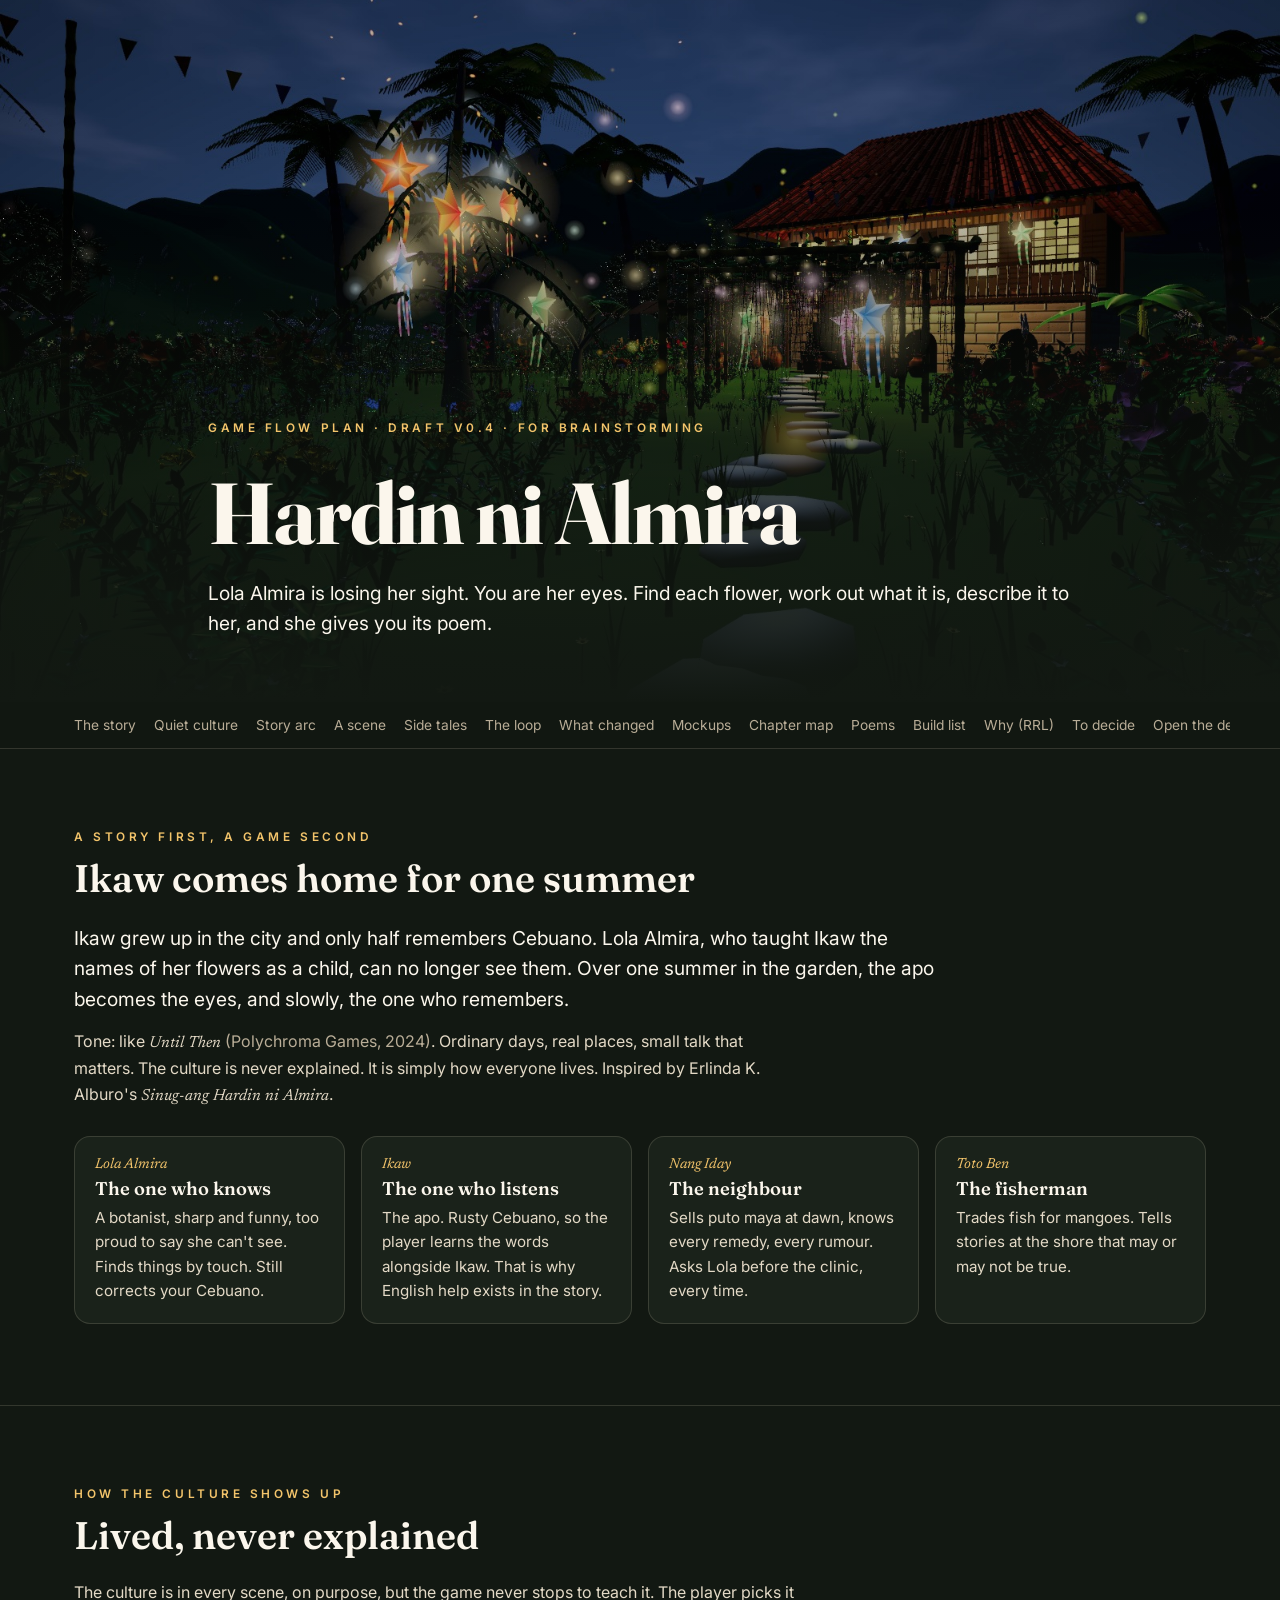
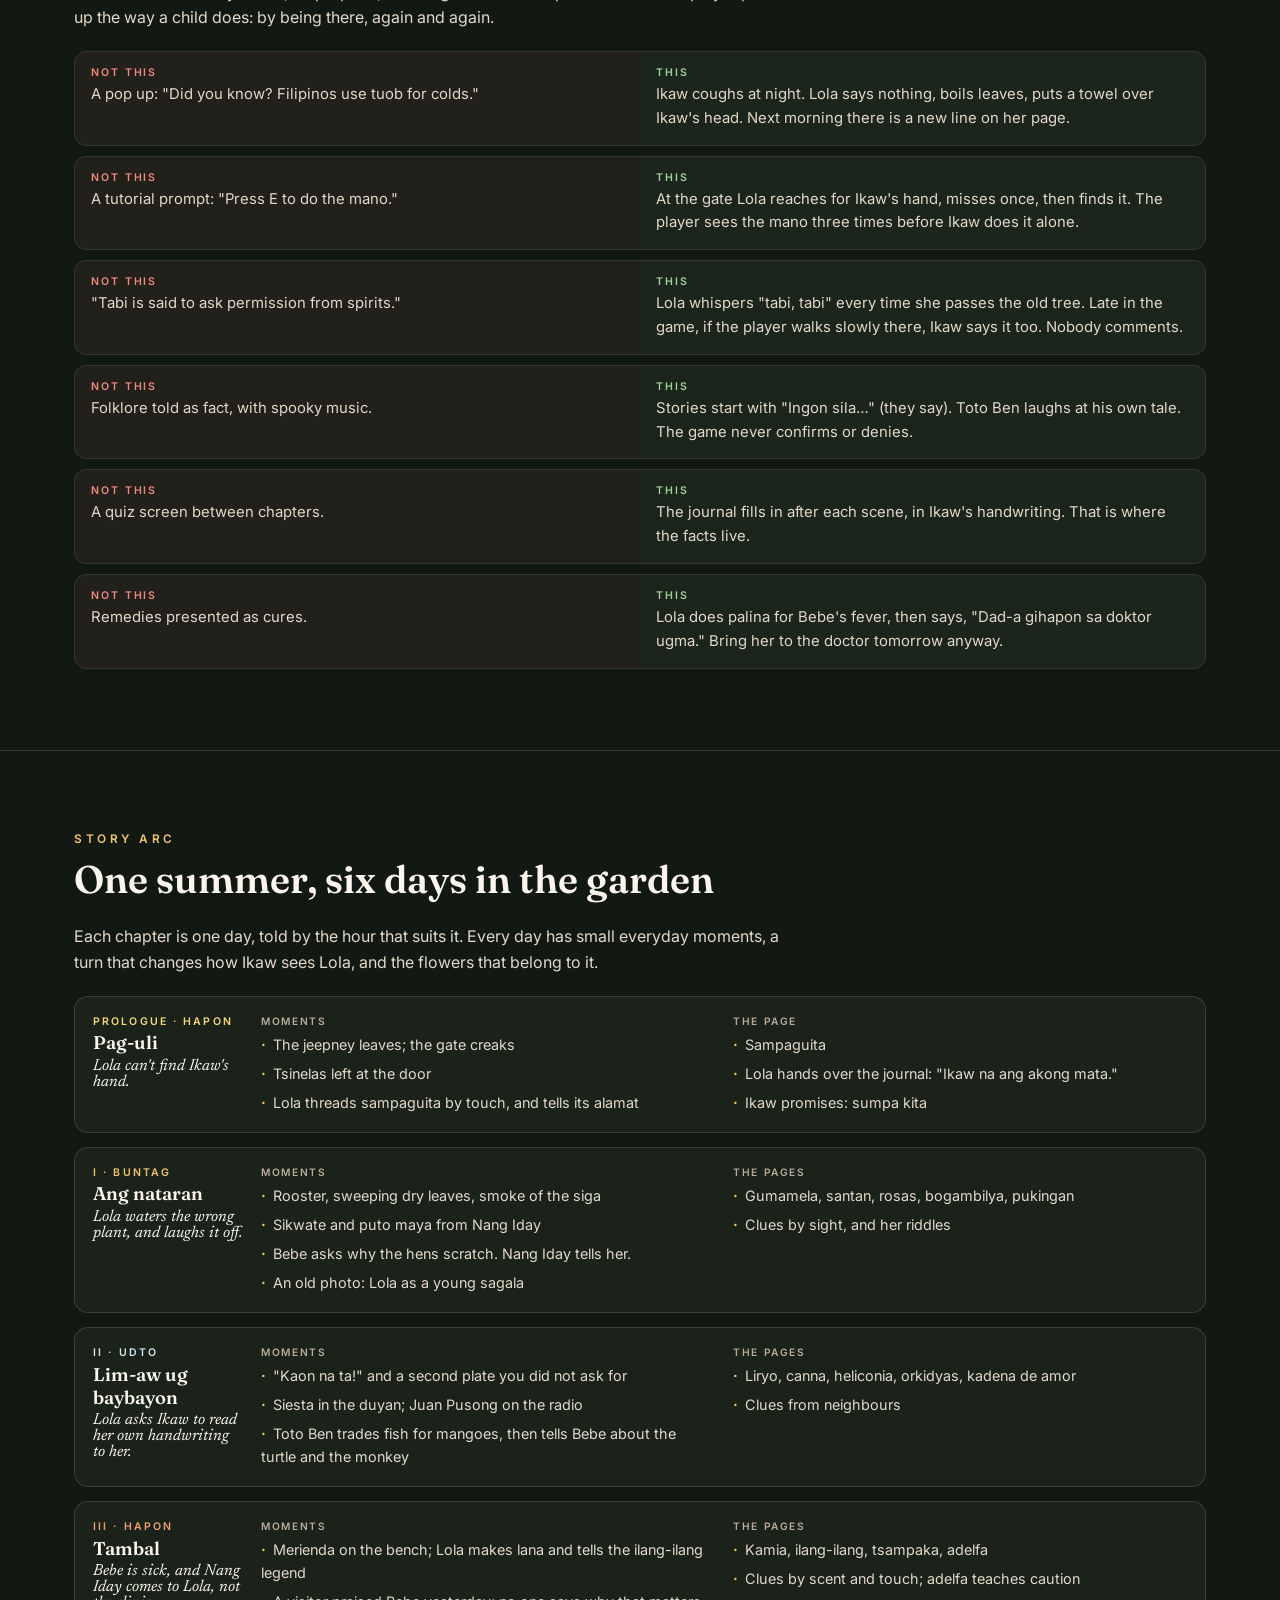
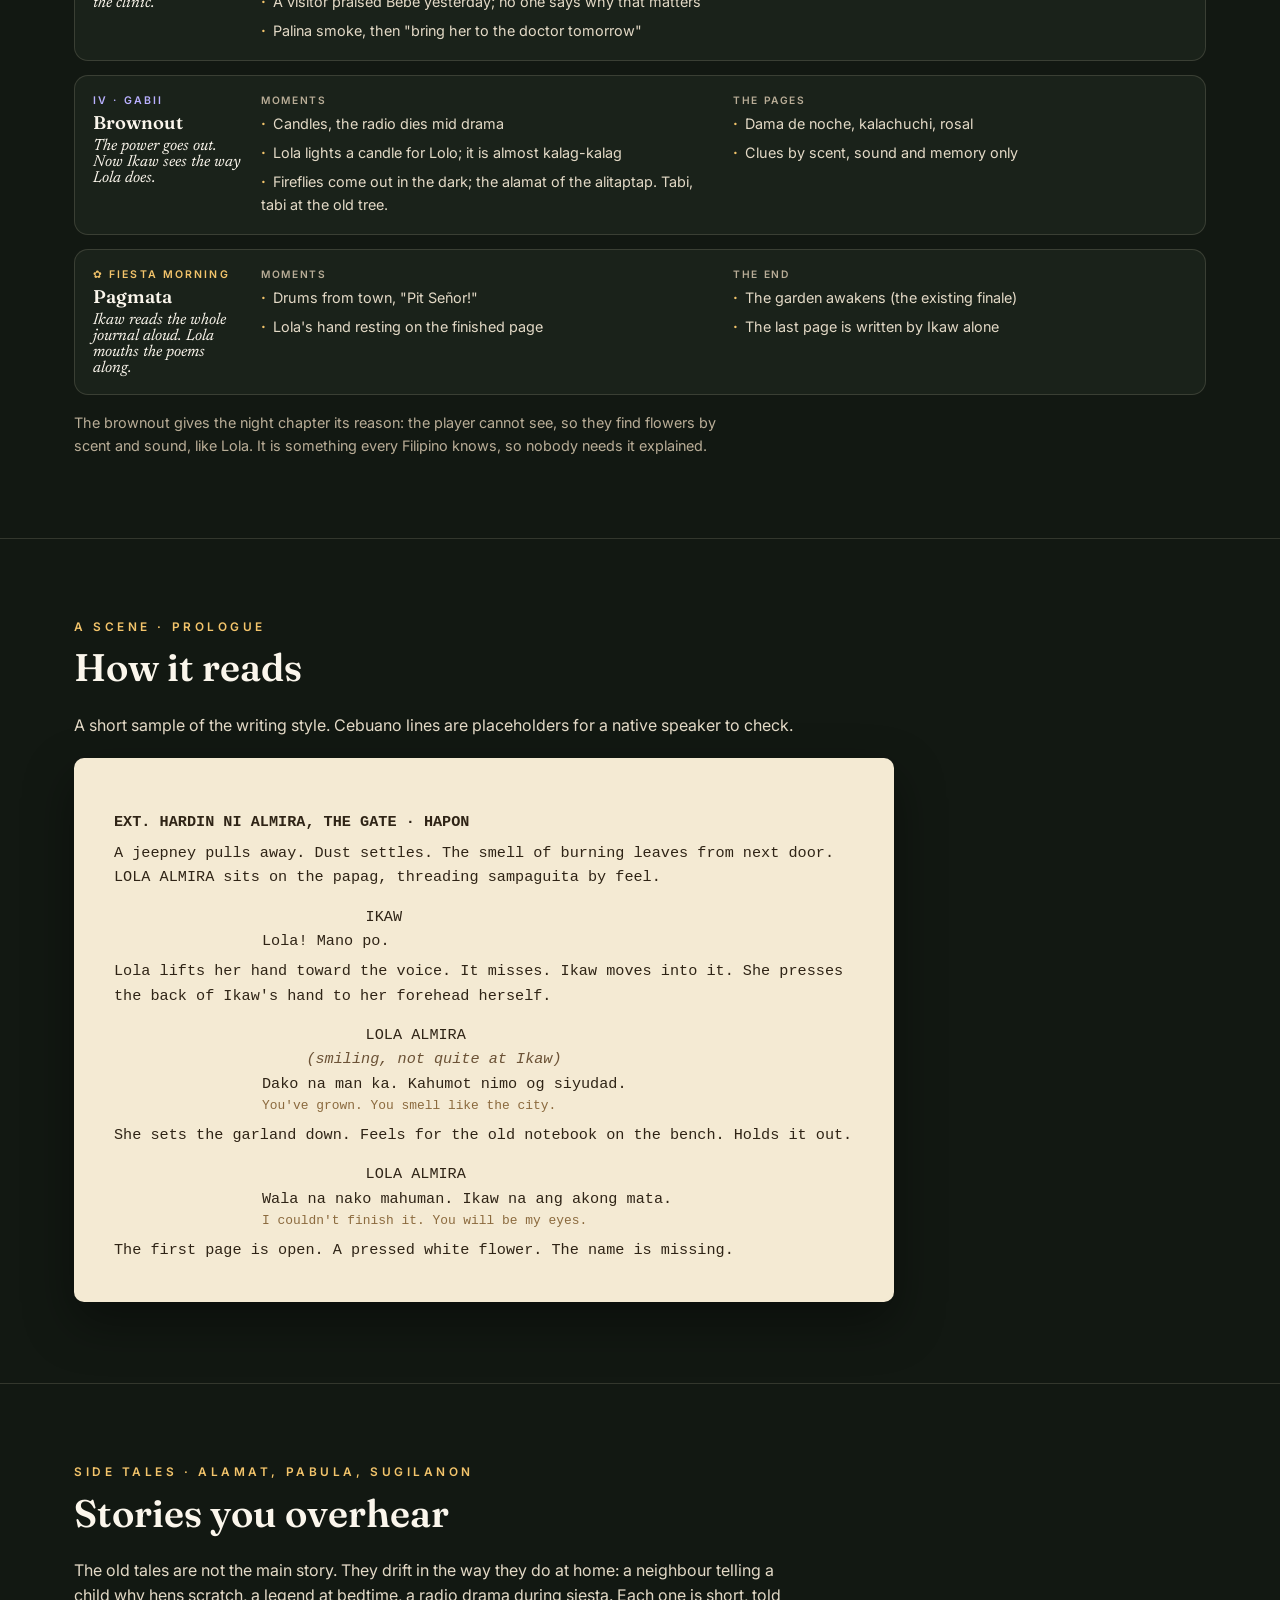
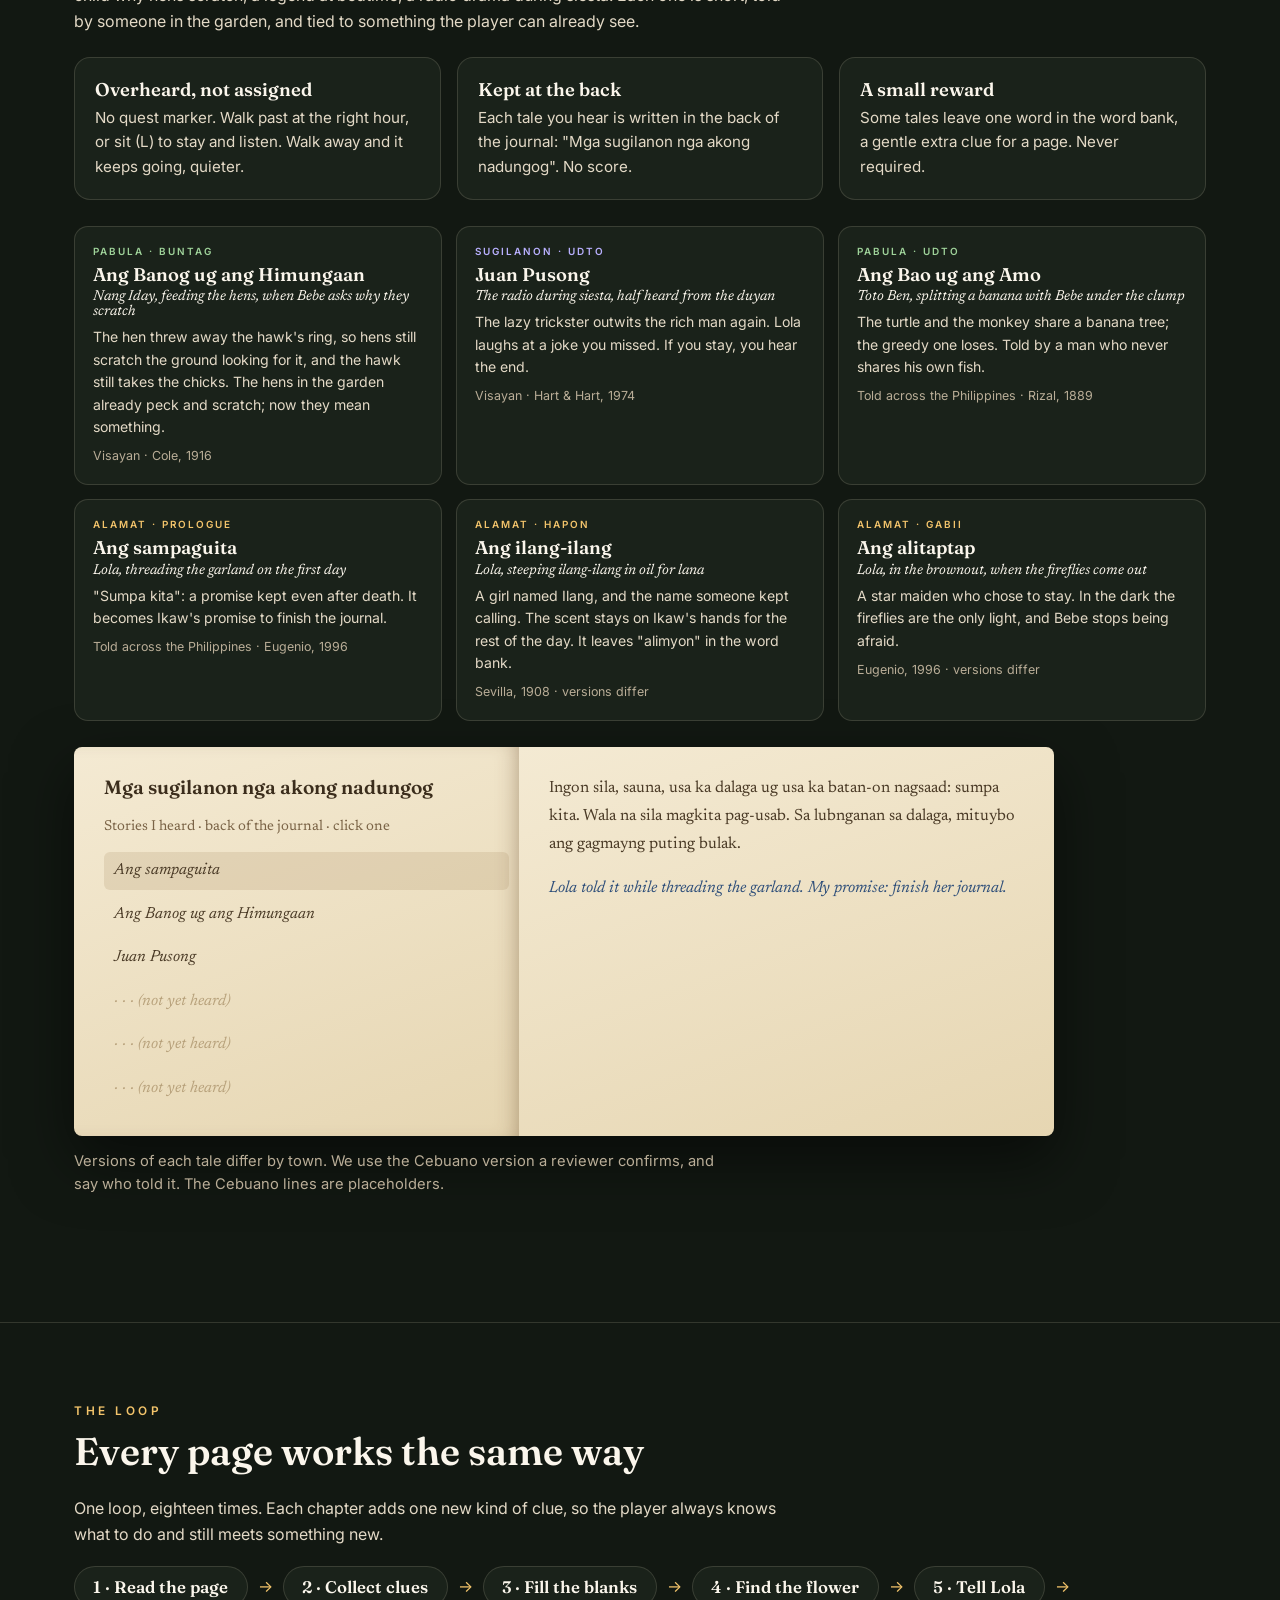
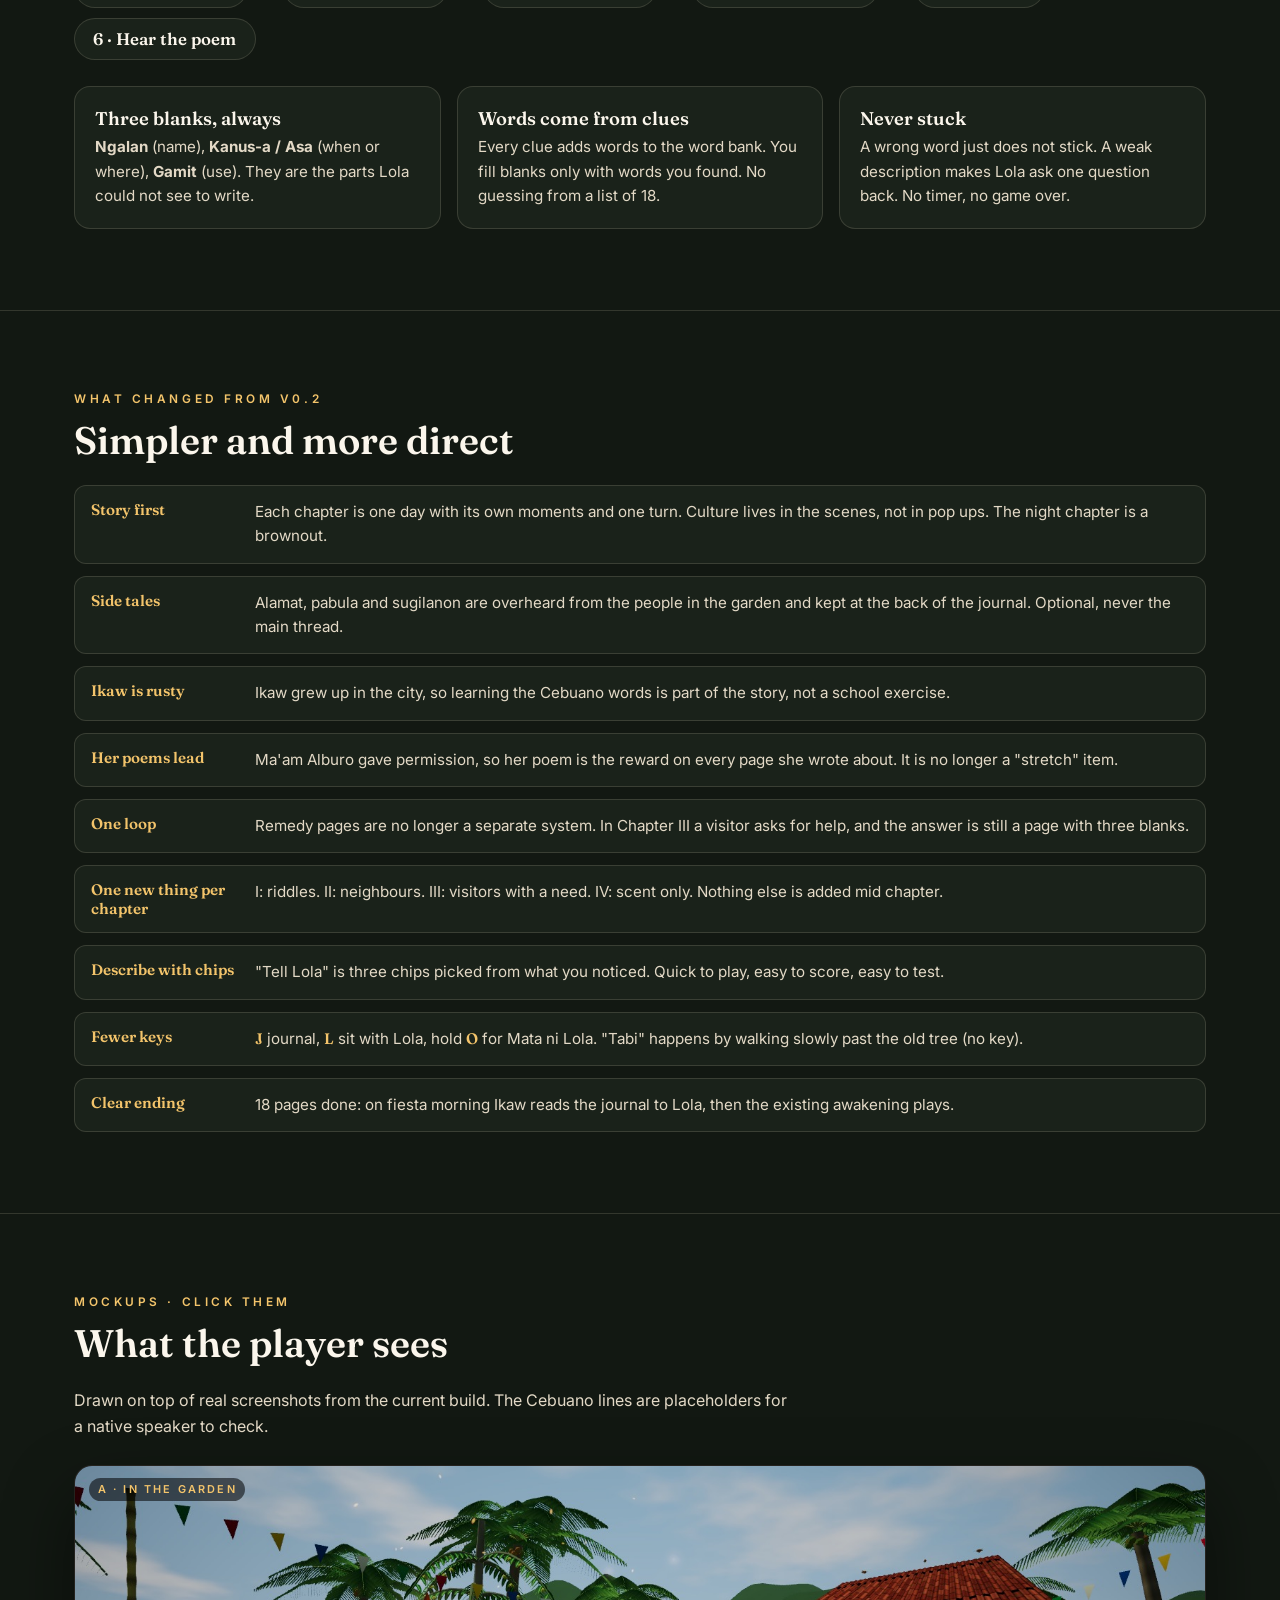
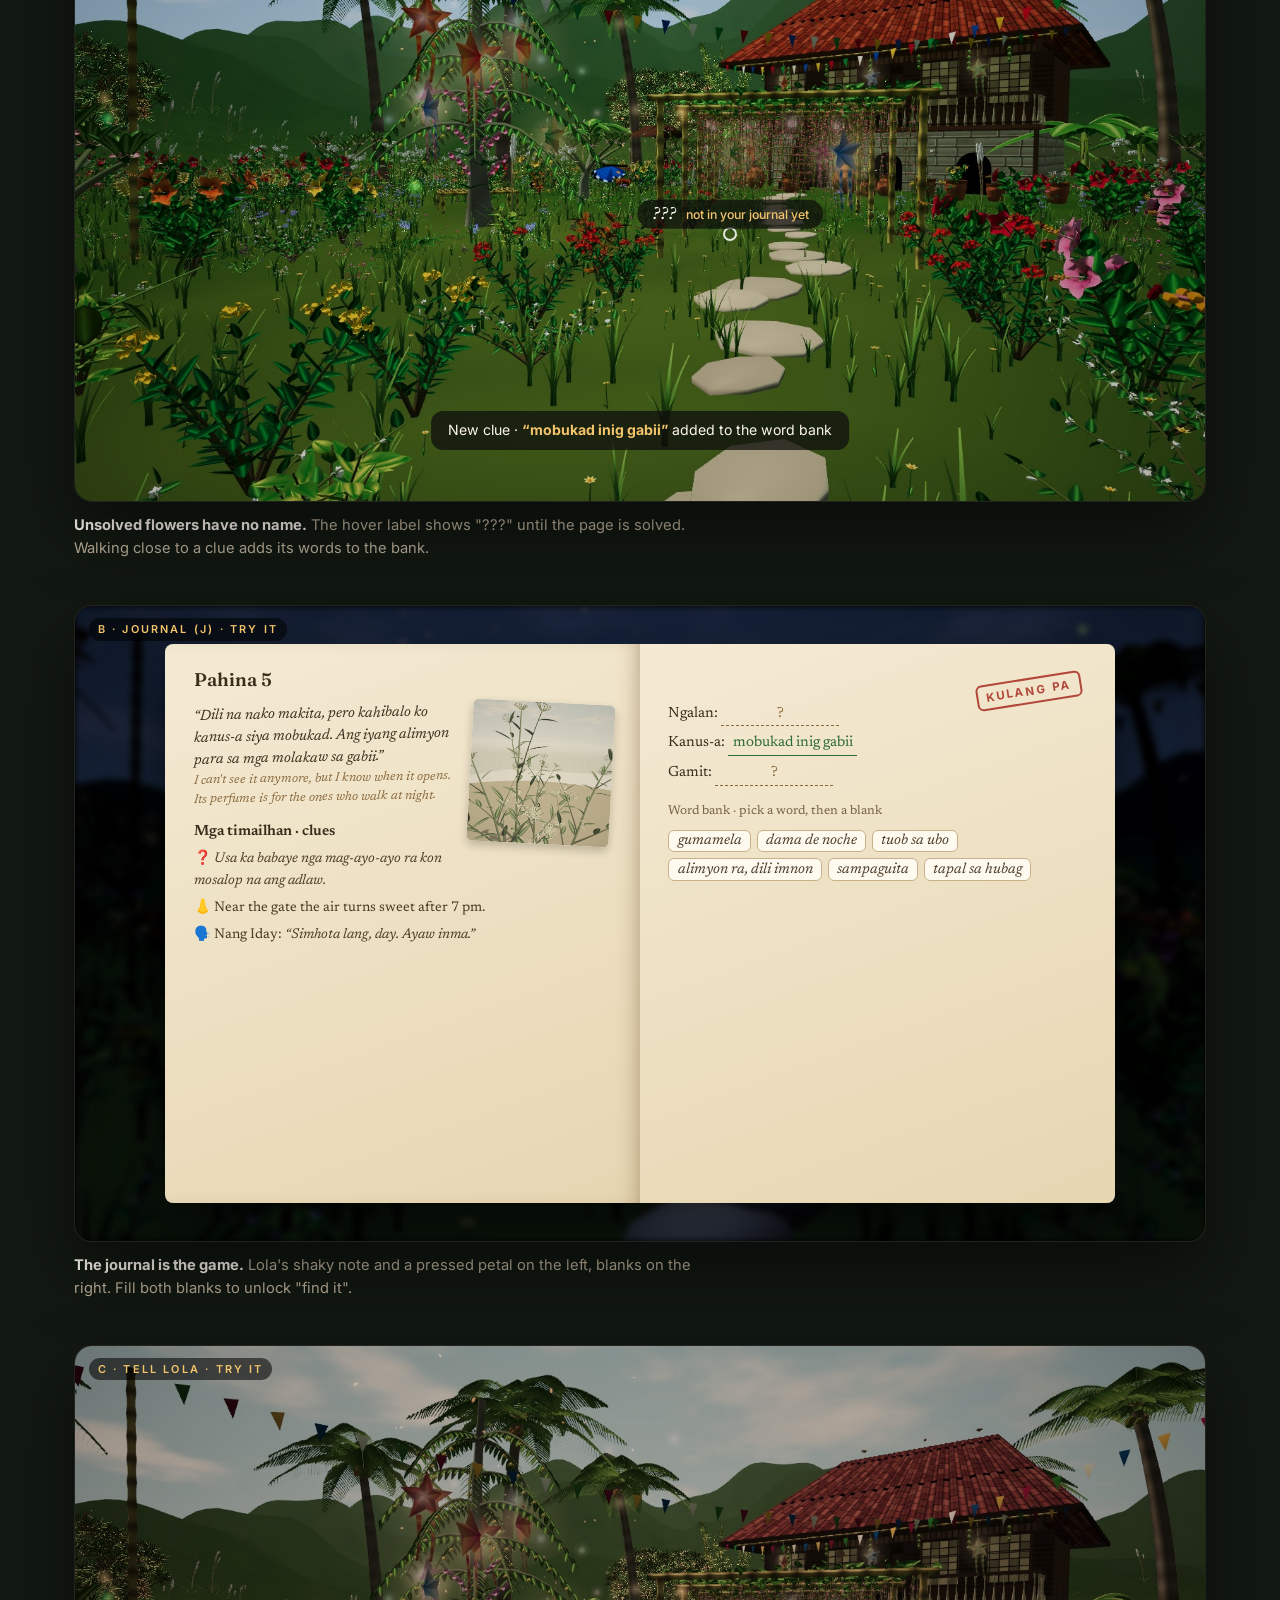
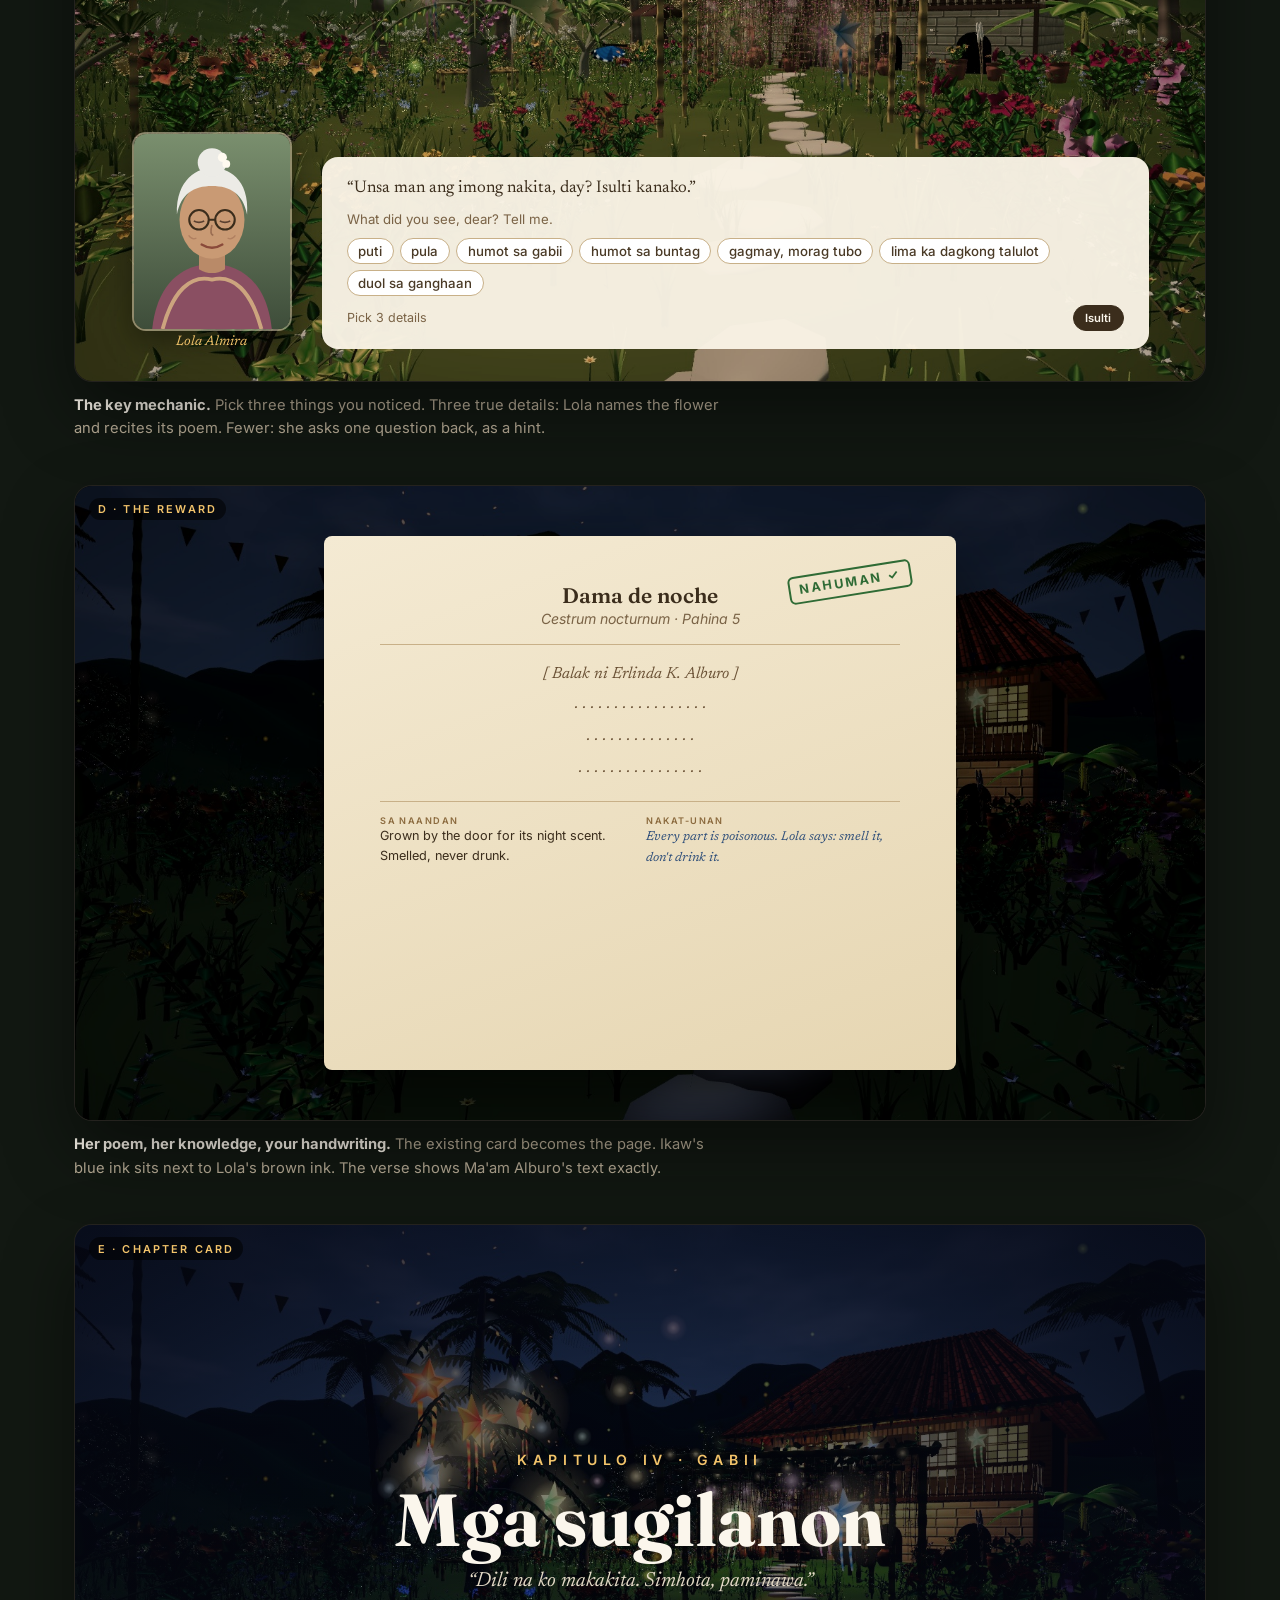
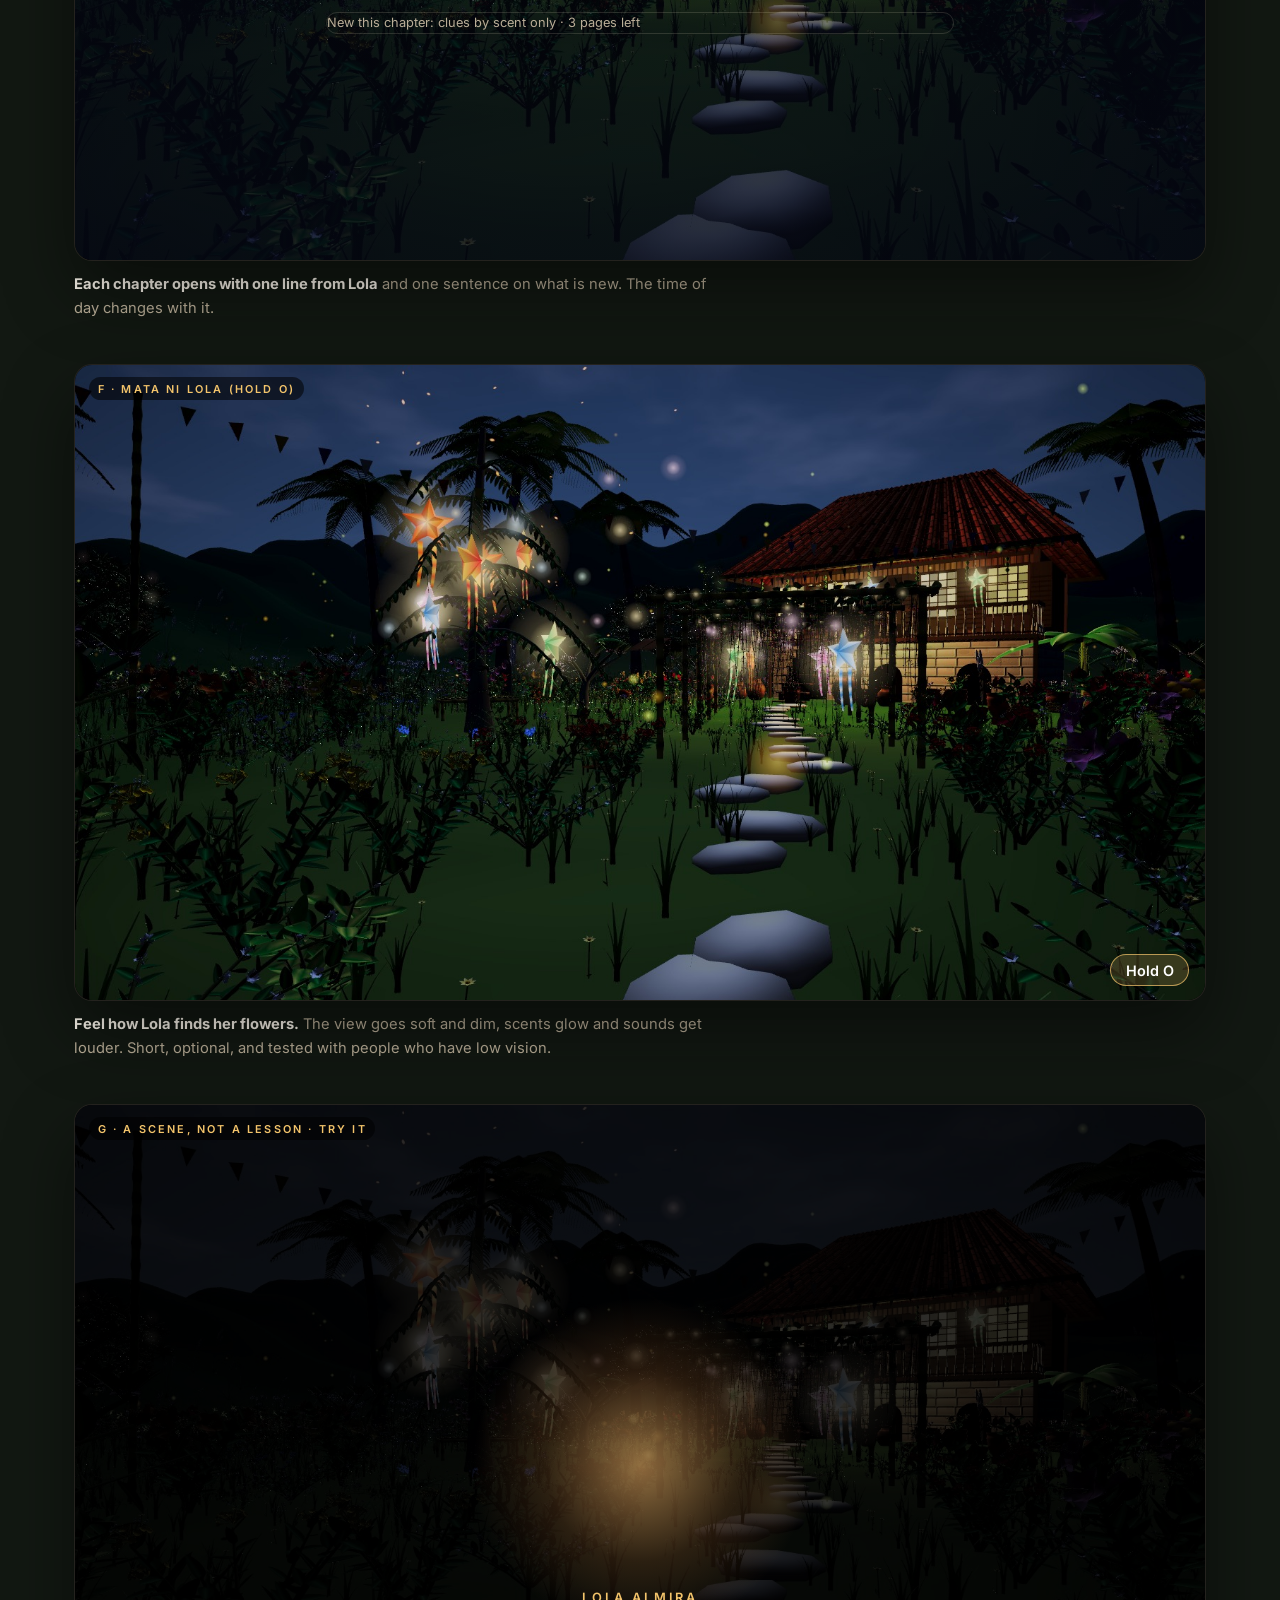
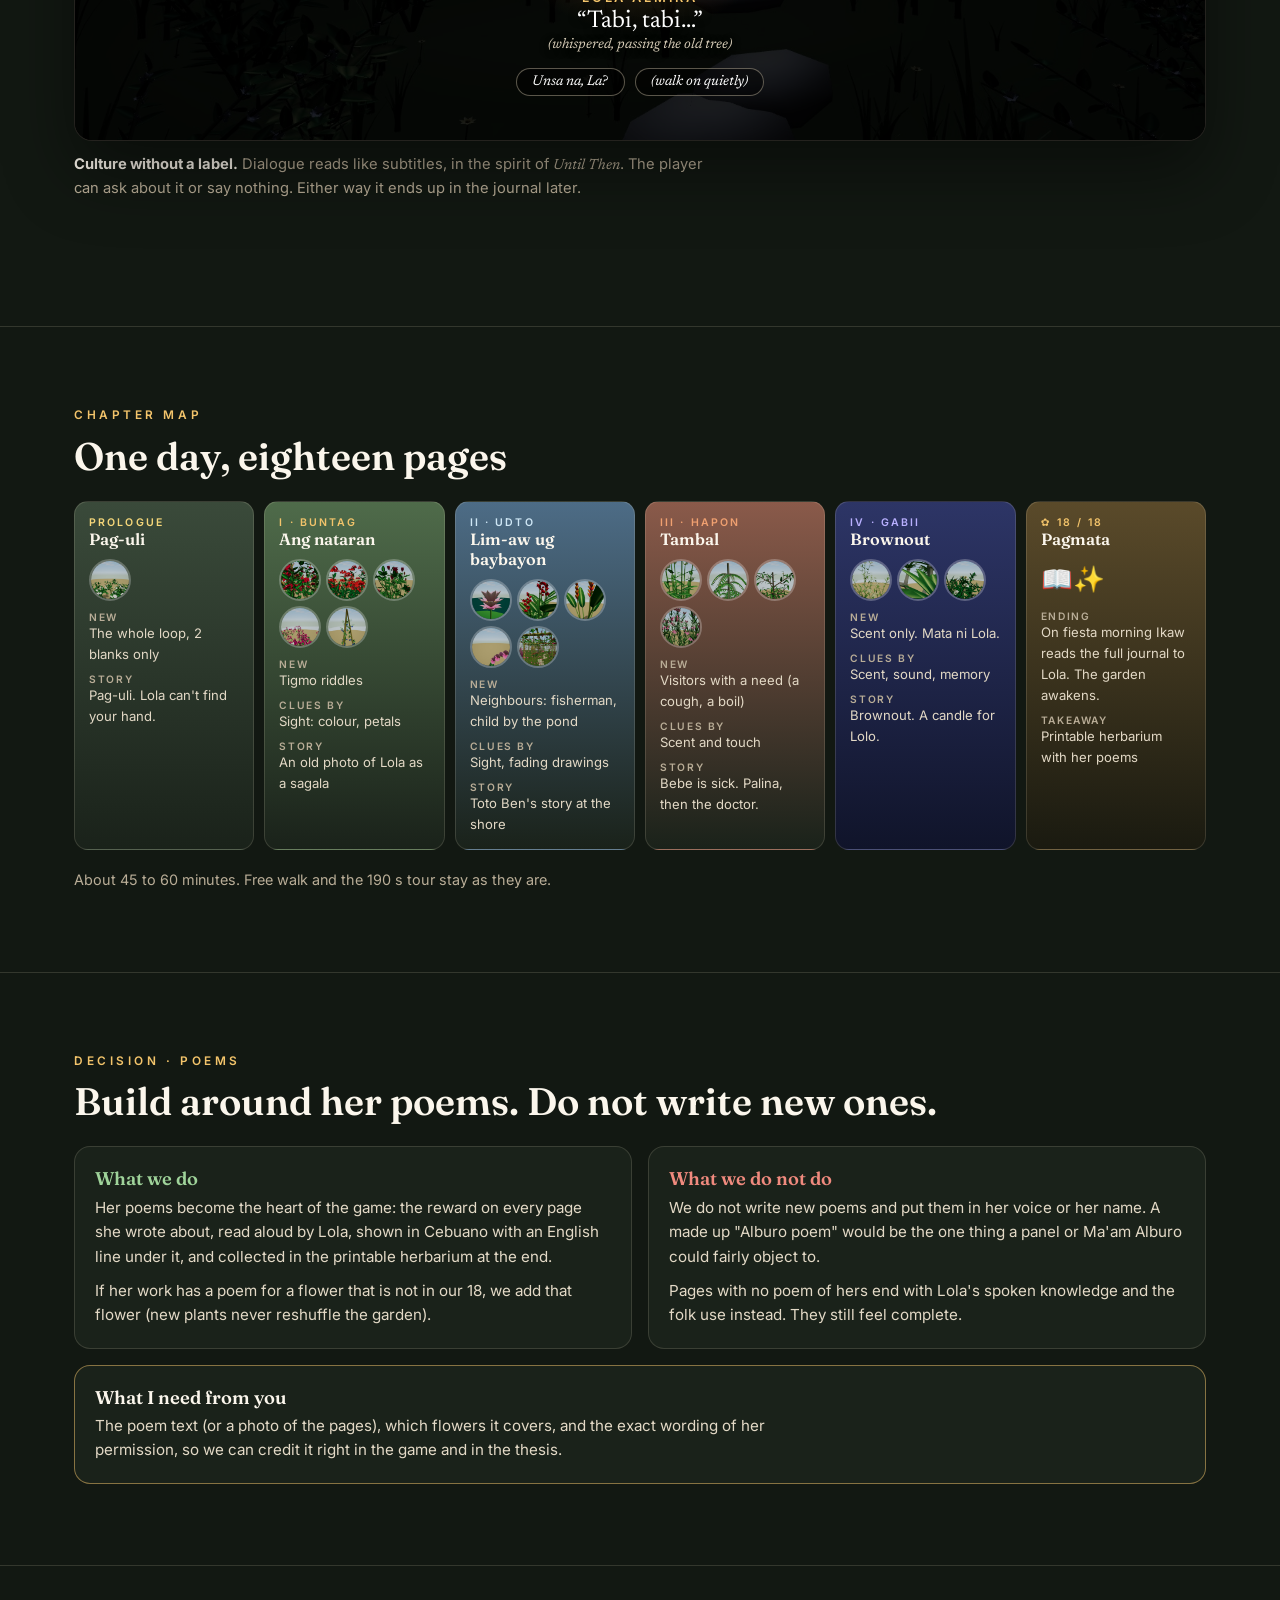
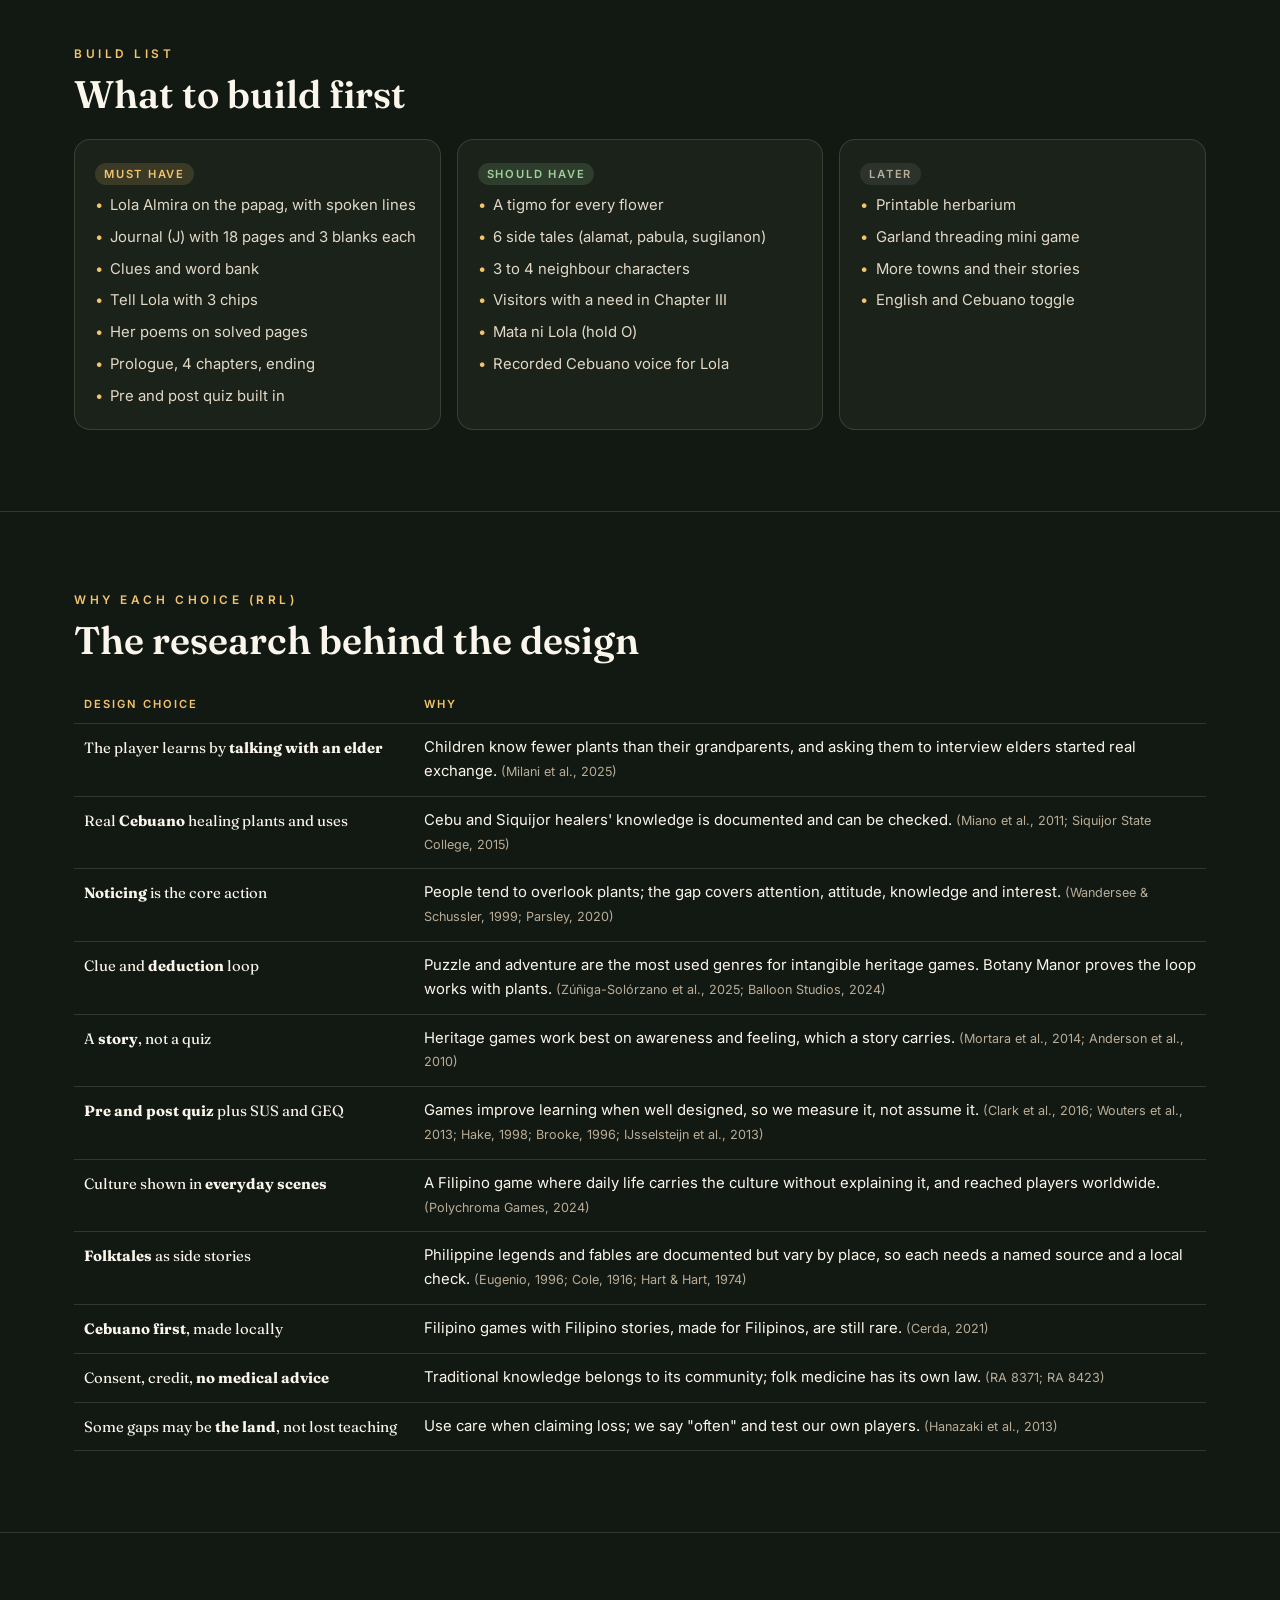
<file: docs/proposal/game-flow.html>
<!doctype html>
<html lang="en">
<head>
<meta charset="utf-8">
<meta name="viewport" content="width=device-width, initial-scale=1">
<title>Hardin ni Almira · Game flow</title>
<link rel="icon" href="assets/favicon.svg">
<link rel="preconnect" href="https://fonts.googleapis.com">
<link href="https://fonts.googleapis.com/css2?family=Fraunces:opsz,wght@9..144,400;9..144,600;9..144,700&family=Newsreader:ital,opsz,wght@0,6..72,400;1,6..72,400;1,6..72,500&family=Inter:wght@400;500;600&display=swap" rel="stylesheet">
<style>
:root{--bg:#121812;--bg2:#1a221a;--ink:#fbf6ec;--ink2:#e3d9c6;--mute:#b9ad97;--gold:#f3c46b;--rose:#f08a7e;--leaf:#9fd39a;--line:rgba(255,240,210,.14);
  --paper:#f4ead3;--paper2:#e6d6b2;--pink:#3b2d1c;
  --serif:"Fraunces",Georgia,serif;--serifi:"Newsreader",Georgia,serif;--sans:"Inter",system-ui,sans-serif}
*{box-sizing:border-box;margin:0;padding:0}
body{background:var(--bg);color:var(--ink);font-family:var(--sans);line-height:1.6}
a{color:var(--gold)}
i,em{font-family:var(--serifi)}
.wrap{max-width:1180px;margin:0 auto;padding:0 24px}
header.hero{position:relative;height:clamp(420px,78vh,760px);display:flex;align-items:flex-end;overflow:hidden}
header.hero img{position:absolute;inset:0;width:100%;height:100%;object-fit:cover;filter:saturate(1.05)}
header.hero::after{content:"";position:absolute;inset:0;background:linear-gradient(180deg,rgba(10,14,10,.1) 30%,rgba(18,24,18,1))}
header.hero .wrap{position:relative;z-index:1;padding-bottom:clamp(32px,7vh,64px)}
.kick{font:600 .74rem var(--sans);letter-spacing:.3em;text-transform:uppercase;color:var(--gold)}
h1{font:700 clamp(2.6rem,7vw,5.4rem)/1 var(--serif);margin:.4em 0 .25em;letter-spacing:-.02em}
h2{font:600 clamp(1.6rem,3vw,2.4rem)/1.15 var(--serif);margin:.3em 0 .6em}
h3{font:600 1.15rem var(--serif);margin-bottom:.3em}
p{color:var(--ink2);max-width:72ch}
.lead{font-size:1.2rem;color:var(--ink)}
nav.top{position:sticky;top:0;z-index:10;background:rgba(18,24,18,.86);backdrop-filter:blur(10px);border-bottom:1px solid var(--line)}
nav.top .wrap{display:flex;gap:18px;overflow-x:auto;padding-top:12px;padding-bottom:12px;white-space:nowrap}
nav.top a{color:var(--mute);text-decoration:none;font-size:.86rem}
nav.top a:hover{color:var(--gold)}
section{padding:clamp(48px,9vh,96px) 0;border-bottom:1px solid var(--line)}
.grid{display:grid;gap:16px}.g2{grid-template-columns:1fr 1fr}.g3{grid-template-columns:repeat(3,1fr)}.g5{grid-template-columns:repeat(5,1fr)}
.card{background:var(--bg2);border:1px solid var(--line);border-radius:16px;padding:20px}
.card p{font-size:.95rem}
.pill{display:inline-block;font:600 .7rem var(--sans);letter-spacing:.16em;text-transform:uppercase;padding:.35em .8em;border-radius:99px;background:rgba(243,196,107,.15);color:var(--gold)}
.pill.new{background:rgba(159,211,154,.15);color:var(--leaf)}
/* loop */
.loop{display:flex;flex-wrap:wrap;align-items:center;gap:10px;margin-top:18px}
.loop span{font:600 1.05rem var(--serif);padding:.6em 1.1em;border-radius:99px;background:var(--bg2);border:1px solid var(--line)}
.loop b{color:var(--gold);font-weight:400}
/* changes list */
ul.chg{list-style:none;display:grid;gap:12px;margin-top:10px}
ul.chg li{background:var(--bg2);border:1px solid var(--line);border-radius:12px;padding:14px 16px;display:grid;grid-template-columns:150px 1fr;gap:14px}
ul.chg li b{font:600 .95rem var(--serif);color:var(--gold)}
ul.chg li span{color:var(--ink2);font-size:.95rem}
/* mockup frames */
.mock{position:relative;border-radius:18px;overflow:hidden;aspect-ratio:16/9;background:#000;border:1px solid var(--line);box-shadow:0 30px 70px rgba(0,0,0,.45)}
.mock>img.bgimg{position:absolute;inset:0;width:100%;height:100%;object-fit:cover}
.mock .tag{position:absolute;left:14px;top:12px;z-index:5;font:600 .68rem var(--sans);letter-spacing:.2em;text-transform:uppercase;background:rgba(0,0,0,.55);padding:.4em .8em;border-radius:99px;color:var(--gold)}
.mockcap{margin:12px 0 44px;font-size:.92rem;color:var(--mute)}
.mockcap b{color:var(--ink)}
/* journal */
.journal{position:absolute;inset:6% 8%;display:grid;grid-template-columns:1fr 1fr;border-radius:8px;overflow:hidden;box-shadow:0 30px 60px rgba(0,0,0,.6)}
.journal .pg{background:linear-gradient(160deg,var(--paper),var(--paper2));color:var(--pink);padding:5% 6%;font-family:var(--serifi);position:relative;font-size:clamp(.62rem,1.15vw,1rem)}
.journal .pg:first-child{box-shadow:inset -14px 0 22px -14px rgba(90,60,30,.45)}
.journal h4{font:600 1.25em var(--serif);color:#3b2d1c;margin-bottom:.6em}
.journal .ln{margin:.35em 0}
.slot{display:inline-block;min-width:8em;border-bottom:1.5px dashed #8b6a3e;text-align:center;color:#8b6a3e;cursor:pointer;transition:all .3s;padding:0 .3em}
.slot.ok{border-bottom:1.5px solid #2f6b35;color:#2f6b35}
.slot.bad{animation:shake .4s;border-bottom-color:#b2473a}
@keyframes shake{25%{transform:translateX(-4px)}75%{transform:translateX(4px)}}
.bank{display:flex;flex-wrap:wrap;gap:.4em;margin-top:.6em}
.bank button{font:italic 1em var(--serifi);background:#fffaf0;border:1px solid #c8b088;color:#4a3a26;border-radius:6px;padding:.2em .55em;cursor:pointer}
.bank button.used{opacity:.35;pointer-events:none}
.bank button.sel{background:#f3c46b;border-color:#b78a2e}
.stamp{position:absolute;right:7%;top:6%;transform:rotate(-9deg);font:700 .78em var(--sans);letter-spacing:.18em;padding:.35em .7em;border:2px solid #b2473a;color:#b2473a;border-radius:6px}
.stamp.ok{border-color:#2f6b35;color:#2f6b35}
.journal p,.poem p,.bubble p{color:inherit;max-width:none}
.journal .clue{color:#4a3a26}
.lolahand{font-family:"Newsreader",serif;font-style:italic;color:#6b5236;transform:rotate(-1deg);line-height:1.5}
.press{width:34%;aspect-ratio:1;border-radius:6px;overflow:hidden;opacity:.85;box-shadow:0 4px 10px rgba(0,0,0,.25);float:right;margin:0 0 .6em .8em;transform:rotate(3deg);filter:sepia(.45) saturate(.8)}
.press img{width:100%;height:100%;object-fit:cover}
.clue{margin:.3em 0;font-size:.95em}
/* hover label */
.hl{position:absolute;transform:translate(-50%,-120%);font:italic 500 clamp(.8rem,1.4vw,1.1rem) var(--serifi);background:rgba(15,15,12,.72);padding:.3em .8em;border-radius:99px;color:#fff;white-space:nowrap}
.hl small{font:500 .7em var(--sans);color:var(--gold);margin-left:.5em}
.reticle{position:absolute;width:14px;height:14px;border:2px solid rgba(255,255,255,.85);border-radius:50%;transform:translate(-50%,-50%)}
.toast{position:absolute;left:50%;bottom:8%;transform:translateX(-50%);background:rgba(15,15,12,.75);padding:.6em 1.2em;border-radius:12px;font-size:clamp(.7rem,1.1vw,.92rem);color:var(--ink)}
.toast b{color:var(--gold)}
/* lola dialog */
.dlg{position:absolute;left:5%;right:5%;bottom:5%;display:grid;grid-template-columns:auto 1fr;gap:3%;align-items:end}
.portrait{width:clamp(80px,13vw,160px);position:relative}
.portrait svg{width:100%;display:block;border-radius:14px;border:2px solid rgba(255,240,210,.45);box-shadow:0 10px 30px rgba(0,0,0,.4)}
.portrait span{display:block;text-align:center;font:italic .85rem var(--serifi);color:var(--gold);margin-top:.3em}
.bubble{background:rgba(250,244,230,.96);color:#3b2d1c;border-radius:16px;padding:2.2% 3%;font-size:clamp(.66rem,1.15vw,.98rem)}
.bubble .say{font-family:var(--serifi);font-size:1.15em;margin-bottom:.4em}
.bubble .say{color:#3b2d1c}
.bubble .en{color:#7a6346;font-size:.9em;margin-bottom:.6em}
.chips{display:flex;flex-wrap:wrap;gap:.4em}
.chips button{font:500 .9em var(--sans);border:1px solid #c8b088;background:#fff;color:#4a3a26;border-radius:99px;padding:.3em .8em;cursor:pointer}
.chips button.on{background:#3b2d1c;color:#fbf6ec;border-color:#3b2d1c}
.dlgbar{display:flex;justify-content:space-between;align-items:center;margin-top:.7em;font-size:.85em;color:#7a6346}
.btn{cursor:pointer;border:1px solid rgba(243,196,107,.7);background:rgba(243,196,107,.18);color:inherit;font:600 .9em var(--sans);padding:.45em 1em;border-radius:99px}
.bubble .btn{background:#3b2d1c;color:#fbf6ec;border-color:#3b2d1c}
/* poem */
.poem{position:absolute;inset:8% 22%;background:linear-gradient(160deg,var(--paper),var(--paper2));border-radius:8px;color:#3b2d1c;padding:4% 5%;box-shadow:0 30px 70px rgba(0,0,0,.6);font-size:clamp(.62rem,1.1vw,.95rem);text-align:center}
.poem h4{font:600 1.5em var(--serif)}
.poem .sci{font-style:italic;color:#7a6346;margin-bottom:1em}
.poem .verse{font-family:var(--serifi);font-style:italic;font-size:1.15em;line-height:2;color:#6b5236;border-top:1px solid #c8b088;border-bottom:1px solid #c8b088;padding:.8em 0;margin:.8em 0}
.poem .two{display:grid;grid-template-columns:1fr 1fr;gap:1em;text-align:left;font-size:.9em}
.poem .two b{display:block;font:600 .72em var(--sans);letter-spacing:.16em;text-transform:uppercase;color:#8b6a3e}
.ikawhand{font-family:var(--serifi);font-style:italic;color:#2f4f7a}
/* chapter card */
.chapcard{position:absolute;inset:0;display:grid;place-items:center;text-align:center;background:radial-gradient(ellipse at center,rgba(5,8,20,.35),rgba(5,8,20,.85))}
.chapcard .n{font:600 clamp(.7rem,1.1vw,.9rem) var(--sans);letter-spacing:.4em;color:var(--gold);text-transform:uppercase}
.chapcard .t{font:700 clamp(2rem,6vw,4.6rem)/1 var(--serif);margin:.2em 0}
.chapcard .s{font:italic clamp(.9rem,1.6vw,1.3rem) var(--serifi);color:var(--ink2)}
.chapcard .rule{font-size:clamp(.7rem,1vw,.85rem);color:var(--mute);margin-top:1.6em}
/* mata ni lola */
#mata img.bgimg{transition:filter 1.2s ease}
#mata.on img.bgimg{filter:blur(7px) brightness(.55) saturate(.5)}
.scent{position:absolute;pointer-events:none;opacity:0;transition:opacity 1.2s}
#mata.on .scent{opacity:1}
.holdkey{position:absolute;right:16px;bottom:14px;z-index:6}
/* chapter map */
.map{display:grid;grid-template-columns:repeat(6,1fr);gap:10px}
.map .col{border-radius:14px;padding:14px;border:1px solid var(--line);min-height:100%}
.map .col h3{font-size:1.02rem}
.map .tod{font:600 .66rem var(--sans);letter-spacing:.2em;text-transform:uppercase}
.map .fl{display:flex;flex-wrap:wrap;gap:5px;margin:10px 0}
.map .fl img{width:42px;height:42px;border-radius:50%;object-fit:cover;object-position:center 70%;border:2px solid rgba(255,255,255,.25)}
.map dl{font-size:.82rem;color:var(--ink2)}
.map dt{font:600 .64rem var(--sans);letter-spacing:.16em;text-transform:uppercase;color:var(--mute);margin-top:8px}
/* tables */
table{width:100%;border-collapse:collapse;font-size:.93rem}
th,td{text-align:left;padding:12px 10px;border-bottom:1px solid var(--line);vertical-align:top}
th{font:600 .7rem var(--sans);letter-spacing:.18em;text-transform:uppercase;color:var(--gold)}
td:first-child{font-family:var(--serif);color:var(--ink);width:30%}
td .src{color:var(--mute);font-size:.85em}
.must{display:grid;grid-template-columns:repeat(3,1fr);gap:16px}
.must ul{list-style:none;display:grid;gap:8px;margin-top:8px}
.must li{font-size:.93rem;color:var(--ink2)}
.must li::before{content:"•";color:var(--gold);margin-right:.5em}
.q{display:grid;gap:10px;counter-reset:q;list-style:none}
.q li{counter-increment:q;background:var(--bg2);border:1px solid var(--line);border-radius:12px;padding:14px 16px 14px 56px;position:relative;color:var(--ink2)}
.q li::before{content:counter(q);position:absolute;left:16px;top:13px;width:26px;height:26px;border-radius:50%;background:var(--gold);color:#2a2112;display:grid;place-items:center;font:600 .85rem var(--serif)}
.q li b{color:var(--ink)}
.refs p{font-size:.84rem;margin-bottom:8px;padding-left:1.6em;text-indent:-1.6em;max-width:none}
footer{padding:48px 0;color:var(--mute);font-size:.85rem}
@media (max-width:860px){.g2,.g3,.g5,.must{grid-template-columns:1fr}.map{grid-template-columns:1fr 1fr}ul.chg li{grid-template-columns:1fr}
  .journal{inset:3%}.poem{inset:4% 6%}.mock{aspect-ratio:4/5}}

/* story */
.chars{display:grid;grid-template-columns:repeat(4,1fr);gap:16px}
.chars .card .who{font:italic .9rem var(--serifi);color:var(--gold);margin-bottom:.4em}
.rules{display:grid;gap:10px}
.rule{display:grid;grid-template-columns:1fr 1fr;gap:0;border:1px solid var(--line);border-radius:12px;overflow:hidden}
.rule div{padding:14px 16px;font-size:.93rem;color:var(--ink2)}
.rule .no{background:rgba(240,138,126,.07)}
.rule .yes{background:rgba(159,211,154,.07)}
.rule b{display:block;font:600 .66rem var(--sans);letter-spacing:.18em;text-transform:uppercase;margin-bottom:4px}
.rule .no b{color:var(--rose)} .rule .yes b{color:var(--leaf)}
.arc{display:grid;gap:14px}
.beat{display:grid;grid-template-columns:150px 1fr 1fr;gap:18px;padding:18px;border-radius:14px;border:1px solid var(--line);background:var(--bg2)}
.beat .h{font:600 .66rem var(--sans);letter-spacing:.2em;text-transform:uppercase}
.beat h3{margin:.2em 0}
.beat .turn{font:italic 1rem var(--serifi);color:var(--ink)}
.beat ul{list-style:none;display:grid;gap:6px}
.beat li{font-size:.9rem;color:var(--ink2)}
.beat li::before{content:"·";color:var(--gold);margin-right:.5em;font-weight:700}
.beat .k{font:600 .64rem var(--sans);letter-spacing:.16em;text-transform:uppercase;color:var(--mute);margin-bottom:6px}
.script{background:#f4ead3;color:#2f2416;border-radius:10px;padding:34px 40px;font-family:"Courier Prime","Courier New",monospace;font-size:.95rem;line-height:1.6;box-shadow:0 20px 50px rgba(0,0,0,.4);max-width:820px}
.script .sl{font-weight:700;text-transform:uppercase;margin:1.2em 0 .4em}
.script .act{margin:.4em 0}
.script .ch{margin:1em 0 0 34%;text-transform:uppercase}
.script .pa{margin:0 0 0 26%;font-style:italic;color:#6b5236}
.script .dl{margin:0 18% 0 20%}
.script .en{margin:0 18% 0 20%;color:#8b6a3e;font-size:.85em}
.script p{color:inherit;max-width:none}
/* subtitle scene */
.sub{position:absolute;left:0;right:0;bottom:7%;text-align:center;padding:0 10%}
.sub .name{font:600 clamp(.62rem,1vw,.8rem) var(--sans);letter-spacing:.22em;text-transform:uppercase;color:var(--gold)}
.sub .line{font:clamp(.95rem,1.9vw,1.6rem) var(--serifi);color:#fff;text-shadow:0 2px 10px #000;margin:.2em 0}
.sub .tr{font:italic clamp(.7rem,1.1vw,.95rem) var(--serifi);color:#d8cdb8;text-shadow:0 2px 8px #000}
.sub .opts{display:flex;justify-content:center;gap:10px;margin-top:1em;flex-wrap:wrap}
.sub .opts button{font:italic clamp(.7rem,1.1vw,.95rem) var(--serifi);background:rgba(0,0,0,.45);border:1px solid rgba(255,240,210,.35);color:#fff;border-radius:99px;padding:.4em 1.1em;cursor:pointer}
.sub .opts button:hover{border-color:var(--gold)}
.candle{position:absolute;width:30%;aspect-ratio:1;border-radius:50%;background:radial-gradient(circle,rgba(255,190,110,.55),rgba(255,160,80,.15) 40%,transparent 70%);animation:flick 2.4s infinite alternate}
@keyframes flick{0%{opacity:.85;transform:scale(1)}40%{opacity:1;transform:scale(1.04)}70%{opacity:.8}100%{opacity:.95;transform:scale(.98)}}
@media (max-width:860px){.chars{grid-template-columns:1fr 1fr}.beat{grid-template-columns:1fr}.rule{grid-template-columns:1fr}.script{padding:22px}.script .ch,.script .pa,.script .dl,.script .en{margin-left:8%}}

/* side tales */
.tales{display:grid;grid-template-columns:repeat(3,1fr);gap:14px}
.tale{background:var(--bg2);border:1px solid var(--line);border-radius:14px;padding:18px;position:relative}
.tale .ty{font:600 .62rem var(--sans);letter-spacing:.2em;text-transform:uppercase;color:var(--gold)}
.tale .ty.pab{color:var(--leaf)} .tale .ty.sug{color:#b9b0ff}
.tale h3{margin:.3em 0 .2em}
.tale .when{font:italic .9rem var(--serifi);color:var(--ink);margin-bottom:.5em}
.tale p{font-size:.88rem}
.tale .src{font-size:.78rem;color:var(--mute);margin-top:.6em}
.backpage{display:grid;grid-template-columns:1fr 1.2fr;gap:0;border-radius:8px;overflow:hidden;box-shadow:0 24px 60px rgba(0,0,0,.5);margin-top:26px;max-width:980px}
.backpage .pg{background:linear-gradient(160deg,var(--paper),var(--paper2));color:#3b2d1c;padding:28px 30px;font-family:var(--serifi)}
.backpage .pg:first-child{box-shadow:inset -14px 0 22px -14px rgba(90,60,30,.45)}
.backpage h4{font:600 1.2rem var(--serif);margin-bottom:.8em}
.backpage p{color:inherit;max-width:none}
.tl{list-style:none;display:grid;gap:6px}
.tl button{all:unset;cursor:pointer;display:block;width:100%;padding:6px 10px;border-radius:6px;font-style:italic;color:#4a3a26}
.tl button:hover,.tl button.on{background:rgba(139,106,62,.15)}
.tl button.lock{color:#b8a27c;cursor:default}
#taletext{font-size:1.02rem;line-height:1.7;color:#4a3a26}
#taletext .ikawhand{display:block;margin-top:1em}
@media (max-width:860px){.tales,.backpage{grid-template-columns:1fr}}
</style>
</head>
<body>

<header class="hero">
  <img src="assets/04-gabii-fireflies.jpg" alt="">
  <div class="wrap">
    <div class="kick">Game flow plan · draft v0.4 · for brainstorming</div>
    <h1>Hardin ni Almira</h1>
    <p class="lead">Lola Almira is losing her sight. You are her eyes. Find each flower, work out what it is, describe it to her, and she gives you its poem.</p>
  </div>
</header>

<nav class="top"><div class="wrap">
  <a href="#story">The story</a><a href="#quiet">Quiet culture</a><a href="#arc">Story arc</a><a href="#scene">A scene</a><a href="#tales">Side tales</a><a href="#loop">The loop</a><a href="#changes">What changed</a><a href="#mockups">Mockups</a><a href="#map">Chapter map</a><a href="#poems">Poems</a><a href="#scope">Build list</a><a href="#why">Why (RRL)</a><a href="#ask">To decide</a><a href="index.html">Open the deck ↗</a>
</div></nav>

<!-- STORY -->
<section id="story"><div class="wrap">
  <div class="kick">A story first, a game second</div>
  <h2>Ikaw comes home for one summer</h2>
  <p class="lead">Ikaw grew up in the city and only half remembers Cebuano. Lola Almira, who taught Ikaw the names of her flowers as a child, can no longer see them. Over one summer in the garden, the apo becomes the eyes, and slowly, the one who remembers.</p>
  <p style="margin-top:14px">Tone: like <i>Until Then</i> <span style="color:var(--mute)">(Polychroma Games, 2024)</span>. Ordinary days, real places, small talk that matters. The culture is never explained. It is simply how everyone lives. Inspired by Erlinda K. Alburo's <i>Sinug-ang Hardin ni Almira</i>.</p>
  <div class="chars" style="margin-top:26px">
    <div class="card"><div class="who">Lola Almira</div><h3>The one who knows</h3><p>A botanist, sharp and funny, too proud to say she can't see. Finds things by touch. Still corrects your Cebuano.</p></div>
    <div class="card"><div class="who">Ikaw</div><h3>The one who listens</h3><p>The apo. Rusty Cebuano, so the player learns the words alongside Ikaw. That is why English help exists in the story.</p></div>
    <div class="card"><div class="who">Nang Iday</div><h3>The neighbour</h3><p>Sells puto maya at dawn, knows every remedy, every rumour. Asks Lola before the clinic, every time.</p></div>
    <div class="card"><div class="who">Toto Ben</div><h3>The fisherman</h3><p>Trades fish for mangoes. Tells stories at the shore that may or may not be true.</p></div>
  </div>
</div></section>

<!-- QUIET CULTURE -->
<section id="quiet"><div class="wrap">
  <div class="kick">How the culture shows up</div>
  <h2>Lived, never explained</h2>
  <p style="margin-bottom:20px">The culture is in every scene, on purpose, but the game never stops to teach it. The player picks it up the way a child does: by being there, again and again.</p>
  <div class="rules">
    <div class="rule"><div class="no"><b>Not this</b>A pop up: "Did you know? Filipinos use tuob for colds."</div><div class="yes"><b>This</b>Ikaw coughs at night. Lola says nothing, boils leaves, puts a towel over Ikaw's head. Next morning there is a new line on her page.</div></div>
    <div class="rule"><div class="no"><b>Not this</b>A tutorial prompt: "Press E to do the mano."</div><div class="yes"><b>This</b>At the gate Lola reaches for Ikaw's hand, misses once, then finds it. The player sees the mano three times before Ikaw does it alone.</div></div>
    <div class="rule"><div class="no"><b>Not this</b>"Tabi is said to ask permission from spirits."</div><div class="yes"><b>This</b>Lola whispers "tabi, tabi" every time she passes the old tree. Late in the game, if the player walks slowly there, Ikaw says it too. Nobody comments.</div></div>
    <div class="rule"><div class="no"><b>Not this</b>Folklore told as fact, with spooky music.</div><div class="yes"><b>This</b>Stories start with "Ingon sila…" (they say). Toto Ben laughs at his own tale. The game never confirms or denies.</div></div>
    <div class="rule"><div class="no"><b>Not this</b>A quiz screen between chapters.</div><div class="yes"><b>This</b>The journal fills in after each scene, in Ikaw's handwriting. That is where the facts live.</div></div>
    <div class="rule"><div class="no"><b>Not this</b>Remedies presented as cures.</div><div class="yes"><b>This</b>Lola does palina for Bebe's fever, then says, "Dad-a gihapon sa doktor ugma." Bring her to the doctor tomorrow anyway.</div></div>
  </div>
</div></section>

<!-- ARC -->
<section id="arc"><div class="wrap">
  <div class="kick">Story arc</div>
  <h2>One summer, six days in the garden</h2>
  <p style="margin-bottom:20px">Each chapter is one day, told by the hour that suits it. Every day has small everyday moments, a turn that changes how Ikaw sees Lola, and the flowers that belong to it.</p>
  <div class="arc">
    <div class="beat"><div><div class="h" style="color:#f6d77a">Prologue · Hapon</div><h3>Pag-uli</h3><p class="turn">Lola can't find Ikaw's hand.</p></div>
      <div><div class="k">Moments</div><ul><li>The jeepney leaves; the gate creaks</li><li>Tsinelas left at the door</li><li>Lola threads sampaguita by touch, and tells its alamat</li></ul></div>
      <div><div class="k">The page</div><ul><li>Sampaguita</li><li>Lola hands over the journal: "Ikaw na ang akong mata."</li><li>Ikaw promises: sumpa kita</li></ul></div></div>
    <div class="beat"><div><div class="h" style="color:#f3c46b">I · Buntag</div><h3>Ang nataran</h3><p class="turn">Lola waters the wrong plant, and laughs it off.</p></div>
      <div><div class="k">Moments</div><ul><li>Rooster, sweeping dry leaves, smoke of the siga</li><li>Sikwate and puto maya from Nang Iday</li><li>Bebe asks why the hens scratch. Nang Iday tells her.</li><li>An old photo: Lola as a young sagala</li></ul></div>
      <div><div class="k">The pages</div><ul><li>Gumamela, santan, rosas, bogambilya, pukingan</li><li>Clues by sight, and her riddles</li></ul></div></div>
    <div class="beat"><div><div class="h" style="color:#cfe7f5">II · Udto</div><h3>Lim-aw ug baybayon</h3><p class="turn">Lola asks Ikaw to read her own handwriting to her.</p></div>
      <div><div class="k">Moments</div><ul><li>"Kaon na ta!" and a second plate you did not ask for</li><li>Siesta in the duyan; Juan Pusong on the radio</li><li>Toto Ben trades fish for mangoes, then tells Bebe about the turtle and the monkey</li></ul></div>
      <div><div class="k">The pages</div><ul><li>Liryo, canna, heliconia, orkidyas, kadena de amor</li><li>Clues from neighbours</li></ul></div></div>
    <div class="beat"><div><div class="h" style="color:#f0a070">III · Hapon</div><h3>Tambal</h3><p class="turn">Bebe is sick, and Nang Iday comes to Lola, not the clinic.</p></div>
      <div><div class="k">Moments</div><ul><li>Merienda on the bench; Lola makes lana and tells the ilang-ilang legend</li><li>A visitor praised Bebe yesterday; no one says why that matters</li><li>Palina smoke, then "bring her to the doctor tomorrow"</li></ul></div>
      <div><div class="k">The pages</div><ul><li>Kamia, ilang-ilang, tsampaka, adelfa</li><li>Clues by scent and touch; adelfa teaches caution</li></ul></div></div>
    <div class="beat"><div><div class="h" style="color:#b9b0ff">IV · Gabii</div><h3>Brownout</h3><p class="turn">The power goes out. Now Ikaw sees the way Lola does.</p></div>
      <div><div class="k">Moments</div><ul><li>Candles, the radio dies mid drama</li><li>Lola lights a candle for Lolo; it is almost kalag-kalag</li><li>Fireflies come out in the dark; the alamat of the alitaptap. Tabi, tabi at the old tree.</li></ul></div>
      <div><div class="k">The pages</div><ul><li>Dama de noche, kalachuchi, rosal</li><li>Clues by scent, sound and memory only</li></ul></div></div>
    <div class="beat"><div><div class="h" style="color:#f3c46b">✿ Fiesta morning</div><h3>Pagmata</h3><p class="turn">Ikaw reads the whole journal aloud. Lola mouths the poems along.</p></div>
      <div><div class="k">Moments</div><ul><li>Drums from town, "Pit Señor!"</li><li>Lola's hand resting on the finished page</li></ul></div>
      <div><div class="k">The end</div><ul><li>The garden awakens (the existing finale)</li><li>The last page is written by Ikaw alone</li></ul></div></div>
  </div>
  <p style="margin-top:16px;color:var(--mute);font-size:.9rem">The brownout gives the night chapter its reason: the player cannot see, so they find flowers by scent and sound, like Lola. It is something every Filipino knows, so nobody needs it explained.</p>
</div></section>

<!-- SCENE -->
<section id="scene"><div class="wrap">
  <div class="kick">A scene · prologue</div>
  <h2>How it reads</h2>
  <p style="margin-bottom:20px">A short sample of the writing style. Cebuano lines are placeholders for a native speaker to check.</p>
  <div class="script">
    <p class="sl">Ext. Hardin ni Almira, the gate · Hapon</p>
    <p class="act">A jeepney pulls away. Dust settles. The smell of burning leaves from next door. LOLA ALMIRA sits on the papag, threading sampaguita by feel.</p>
    <p class="ch">Ikaw</p><p class="dl">Lola! Mano po.</p>
    <p class="act">Lola lifts her hand toward the voice. It misses. Ikaw moves into it. She presses the back of Ikaw's hand to her forehead herself.</p>
    <p class="ch">Lola Almira</p><p class="pa">(smiling, not quite at Ikaw)</p><p class="dl">Dako na man ka. Kahumot nimo og siyudad.</p><p class="en">You've grown. You smell like the city.</p>
    <p class="act">She sets the garland down. Feels for the old notebook on the bench. Holds it out.</p>
    <p class="ch">Lola Almira</p><p class="dl">Wala na nako mahuman. Ikaw na ang akong mata.</p><p class="en">I couldn't finish it. You will be my eyes.</p>
    <p class="act">The first page is open. A pressed white flower. The name is missing.</p>
  </div>
</div></section>

<!-- TALES -->
<section id="tales"><div class="wrap">
  <div class="kick">Side tales · alamat, pabula, sugilanon</div>
  <h2>Stories you overhear</h2>
  <p>The old tales are not the main story. They drift in the way they do at home: a neighbour telling a child why hens scratch, a legend at bedtime, a radio drama during siesta. Each one is short, told by someone in the garden, and tied to something the player can already see.</p>
  <div class="grid g3" style="margin:22px 0 26px">
    <div class="card"><h3>Overheard, not assigned</h3><p>No quest marker. Walk past at the right hour, or sit (L) to stay and listen. Walk away and it keeps going, quieter.</p></div>
    <div class="card"><h3>Kept at the back</h3><p>Each tale you hear is written in the back of the journal: "Mga sugilanon nga akong nadungog". No score.</p></div>
    <div class="card"><h3>A small reward</h3><p>Some tales leave one word in the word bank, a gentle extra clue for a page. Never required.</p></div>
  </div>
  <div class="tales">
    <div class="tale"><div class="ty pab">Pabula · Buntag</div><h3>Ang Banog ug ang Himungaan</h3><div class="when">Nang Iday, feeding the hens, when Bebe asks why they scratch</div><p>The hen threw away the hawk's ring, so hens still scratch the ground looking for it, and the hawk still takes the chicks. The hens in the garden already peck and scratch; now they mean something.</p><div class="src">Visayan · Cole, 1916</div></div>
    <div class="tale"><div class="ty sug">Sugilanon · Udto</div><h3>Juan Pusong</h3><div class="when">The radio during siesta, half heard from the duyan</div><p>The lazy trickster outwits the rich man again. Lola laughs at a joke you missed. If you stay, you hear the end.</p><div class="src">Visayan · Hart &amp; Hart, 1974</div></div>
    <div class="tale"><div class="ty pab">Pabula · Udto</div><h3>Ang Bao ug ang Amo</h3><div class="when">Toto Ben, splitting a banana with Bebe under the clump</div><p>The turtle and the monkey share a banana tree; the greedy one loses. Told by a man who never shares his own fish.</p><div class="src">Told across the Philippines · Rizal, 1889</div></div>
    <div class="tale"><div class="ty">Alamat · Prologue</div><h3>Ang sampaguita</h3><div class="when">Lola, threading the garland on the first day</div><p>"Sumpa kita": a promise kept even after death. It becomes Ikaw's promise to finish the journal.</p><div class="src">Told across the Philippines · Eugenio, 1996</div></div>
    <div class="tale"><div class="ty">Alamat · Hapon</div><h3>Ang ilang-ilang</h3><div class="when">Lola, steeping ilang-ilang in oil for lana</div><p>A girl named Ilang, and the name someone kept calling. The scent stays on Ikaw's hands for the rest of the day. It leaves "alimyon" in the word bank.</p><div class="src">Sevilla, 1908 · versions differ</div></div>
    <div class="tale"><div class="ty">Alamat · Gabii</div><h3>Ang alitaptap</h3><div class="when">Lola, in the brownout, when the fireflies come out</div><p>A star maiden who chose to stay. In the dark the fireflies are the only light, and Bebe stops being afraid.</p><div class="src">Eugenio, 1996 · versions differ</div></div>
  </div>
  <div class="backpage">
    <div class="pg"><h4>Mga sugilanon nga akong nadungog</h4><p style="font-size:.9rem;color:#7a6346;margin-bottom:1em">Stories I heard · back of the journal · click one</p>
      <ul class="tl" id="tl">
        <li><button data-k="0" class="on">Ang sampaguita</button></li>
        <li><button data-k="1">Ang Banog ug ang Himungaan</button></li>
        <li><button data-k="2">Juan Pusong</button></li>
        <li><button class="lock">· · · (not yet heard)</button></li>
        <li><button class="lock">· · · (not yet heard)</button></li>
        <li><button class="lock">· · · (not yet heard)</button></li>
      </ul></div>
    <div class="pg"><div id="taletext"></div></div>
  </div>
  <p class="mockcap" style="margin-top:14px">Versions of each tale differ by town. We use the Cebuano version a reviewer confirms, and say who told it. The Cebuano lines are placeholders.</p>
</div></section>

<!-- LOOP -->
<section id="loop"><div class="wrap">
  <div class="kick">The loop</div>
  <h2>Every page works the same way</h2>
  <p>One loop, eighteen times. Each chapter adds one new kind of clue, so the player always knows what to do and still meets something new.</p>
  <div class="loop"><span>1 · Read the page</span><b>→</b><span>2 · Collect clues</span><b>→</b><span>3 · Fill the blanks</span><b>→</b><span>4 · Find the flower</span><b>→</b><span>5 · Tell Lola</span><b>→</b><span>6 · Hear the poem</span></div>
  <div class="grid g3" style="margin-top:26px">
    <div class="card"><h3>Three blanks, always</h3><p><b>Ngalan</b> (name), <b>Kanus-a / Asa</b> (when or where), <b>Gamit</b> (use). They are the parts Lola could not see to write.</p></div>
    <div class="card"><h3>Words come from clues</h3><p>Every clue adds words to the word bank. You fill blanks only with words you found. No guessing from a list of 18.</p></div>
    <div class="card"><h3>Never stuck</h3><p>A wrong word just does not stick. A weak description makes Lola ask one question back. No timer, no game over.</p></div>
  </div>
</div></section>

<!-- CHANGES -->
<section id="changes"><div class="wrap">
  <div class="kick">What changed from v0.2</div>
  <h2>Simpler and more direct</h2>
  <ul class="chg">
    <li><b>Story first</b><span>Each chapter is one day with its own moments and one turn. Culture lives in the scenes, not in pop ups. The night chapter is a brownout.</span></li>
    <li><b>Side tales</b><span>Alamat, pabula and sugilanon are overheard from the people in the garden and kept at the back of the journal. Optional, never the main thread.</span></li>
    <li><b>Ikaw is rusty</b><span>Ikaw grew up in the city, so learning the Cebuano words is part of the story, not a school exercise.</span></li>
    <li><b>Her poems lead</b><span>Ma'am Alburo gave permission, so her poem is the reward on every page she wrote about. It is no longer a "stretch" item.</span></li>
    <li><b>One loop</b><span>Remedy pages are no longer a separate system. In Chapter III a visitor asks for help, and the answer is still a page with three blanks.</span></li>
    <li><b>One new thing per chapter</b><span>I: riddles. II: neighbours. III: visitors with a need. IV: scent only. Nothing else is added mid chapter.</span></li>
    <li><b>Describe with chips</b><span>"Tell Lola" is three chips picked from what you noticed. Quick to play, easy to score, easy to test.</span></li>
    <li><b>Fewer keys</b><span><b>J</b> journal, <b>L</b> sit with Lola, hold <b>O</b> for Mata ni Lola. "Tabi" happens by walking slowly past the old tree (no key).</span></li>
    <li><b>Clear ending</b><span>18 pages done: on fiesta morning Ikaw reads the journal to Lola, then the existing awakening plays.</span></li>
  </ul>
</div></section>

<!-- MOCKUPS -->
<section id="mockups"><div class="wrap">
  <div class="kick">Mockups · click them</div>
  <h2>What the player sees</h2>
  <p style="margin-bottom:26px">Drawn on top of real screenshots from the current build. The Cebuano lines are placeholders for a native speaker to check.</p>

  <!-- A hover -->
  <div class="mock">
    <img class="bgimg" src="assets/02-buntag-garden.jpg" alt="">
    <span class="tag">A · In the garden</span>
    <div class="reticle" style="left:58%;top:58%"></div>
    <div class="hl" style="left:58%;top:58%">??? <small>not in your journal yet</small></div>
    <div class="toast">New clue · <b>“mobukad inig gabii”</b> added to the word bank</div>
  </div>
  <p class="mockcap"><b>Unsolved flowers have no name.</b> The hover label shows "???" until the page is solved. Walking close to a clue adds its words to the bank.</p>

  <!-- B journal -->
  <div class="mock">
    <img class="bgimg" src="assets/04-gabii-fireflies.jpg" alt="" style="filter:blur(3px) brightness(.6)">
    <span class="tag">B · Journal (J) · try it</span>
    <div class="journal">
      <div class="pg">
        <h4>Pahina 5</h4>
        <div class="press"><img src="assets/f-dama.jpg" alt=""></div>
        <p class="lolahand">“Dili na nako makita, pero kahibalo ko kanus-a siya mobukad. Ang iyang alimyon para sa mga molakaw sa gabii.”</p>
        <p class="lolahand" style="font-size:.85em;color:#8b6a3e">I can't see it anymore, but I know when it opens. Its perfume is for the ones who walk at night.</p>
        <p style="margin-top:1em;font-weight:600">Mga timailhan · clues</p>
        <p class="clue">❓ <i>Usa ka babaye nga mag-ayo-ayo ra kon mosalop na ang adlaw.</i></p>
        <p class="clue">👃 Near the gate the air turns sweet after 7 pm.</p>
        <p class="clue">🗣️ Nang Iday: <i>“Simhota lang, day. Ayaw inma.”</i></p>
      </div>
      <div class="pg">
        <span class="stamp" id="jstamp">KULANG PA</span>
        <h4>&nbsp;</h4>
        <p class="ln">Ngalan: <span class="slot" data-a="dama de noche">?</span></p>
        <p class="ln">Kanus-a: <span class="slot ok">mobukad inig gabii</span></p>
        <p class="ln">Gamit: <span class="slot" data-a="alimyon ra, dili imnon">?</span></p>
        <p style="margin-top:1.2em;font-size:.85em;color:#7a6346">Word bank · pick a word, then a blank</p>
        <div class="bank" id="bank">
          <button>gumamela</button><button>dama de noche</button><button>tuob sa ubo</button><button>alimyon ra, dili imnon</button><button>sampaguita</button><button>tapal sa hubag</button>
        </div>
        <p class="ikawhand" id="jnote" style="margin-top:1.2em;opacity:0;transition:opacity .6s">Next: find it by the gate and tell Lola.</p>
      </div>
    </div>
  </div>
  <p class="mockcap"><b>The journal is the game.</b> Lola's shaky note and a pressed petal on the left, blanks on the right. Fill both blanks to unlock "find it".</p>

  <!-- C describe -->
  <div class="mock">
    <img class="bgimg" src="assets/02-buntag-garden.jpg" alt="" style="filter:sepia(.35) saturate(1.1) brightness(.82) hue-rotate(-12deg)">
    <span class="tag">C · Tell Lola · try it</span>
    <div class="dlg">
      <div class="portrait"><svg viewBox="0 0 120 150" aria-label="Lola Almira">
  <defs><linearGradient id="pbg" x1="0" y1="0" x2="0" y2="1"><stop offset="0" stop-color="#7a8f6e"/><stop offset="1" stop-color="#3e4d3a"/></linearGradient></defs>
  <rect width="120" height="150" fill="url(#pbg)"/>
  <path d="M14 150 C 18 112, 40 100, 60 100 C 80 100, 102 112, 106 150 Z" fill="#8a4f62"/>
  <path d="M22 150 C 30 120, 44 108, 60 112 C 76 108, 90 120, 98 150" fill="none" stroke="#e8c98a" stroke-width="3" opacity=".7"/>
  <path d="M50 92 L 50 104 Q 60 110 70 104 L 70 92 Z" fill="#b98a68"/>
  <ellipse cx="60" cy="66" rx="25" ry="30" fill="#c99a74"/>
  <path d="M33 62 C 32 34, 50 26, 60 26 C 72 26, 89 34, 87 62 C 84 46, 74 40, 60 40 C 46 40, 36 46, 33 62 Z" fill="#ecebe6"/>
  <circle cx="60" cy="22" r="11" fill="#ecebe6"/><circle cx="68" cy="18" r="3.5" fill="#fffaf0"/><circle cx="71" cy="23" r="3" fill="#fffaf0"/>
  <circle cx="50" cy="66" r="7.5" fill="none" stroke="#3b2d1c" stroke-width="1.6"/><circle cx="70" cy="66" r="7.5" fill="none" stroke="#3b2d1c" stroke-width="1.6"/><path d="M57.5 66 L 62.5 66" stroke="#3b2d1c" stroke-width="1.6"/>
  <path d="M46 67 Q 50 69 54 67 M66 67 Q 70 69 74 67" stroke="#5a4030" stroke-width="1.3" fill="none"/>
  <path d="M60 70 Q 58 77 61 78" stroke="#9b6e52" stroke-width="1.3" fill="none"/>
  <path d="M52 85 Q 60 90 68 85" stroke="#8a4a3a" stroke-width="1.8" fill="none" stroke-linecap="round"/>
  <path d="M42 78 Q 45 82 48 80 M78 78 Q 75 82 72 80" stroke="#b07f60" stroke-width="1" fill="none"/>
</svg><span>Lola Almira</span></div>
      <div class="bubble">
        <p class="say" id="lsay">“Unsa man ang imong nakita, day? Isulti kanako.”</p>
        <p class="en" id="len">What did you see, dear? Tell me.</p>
        <div class="chips" id="chips">
          <button data-t="1">puti</button><button>pula</button><button data-t="1">humot sa gabii</button><button>humot sa buntag</button><button data-t="1">gagmay, morag tubo</button><button>lima ka dagkong talulot</button><button data-t="1">duol sa ganghaan</button>
        </div>
        <div class="dlgbar"><span id="ccount">Pick 3 details</span><button class="btn" id="tell">Isulti</button></div>
      </div>
    </div>
  </div>
  <p class="mockcap"><b>The key mechanic.</b> Pick three things you noticed. Three true details: Lola names the flower and recites its poem. Fewer: she asks one question back, as a hint.</p>

  <!-- D poem -->
  <div class="mock" id="poemmock">
    <img class="bgimg" src="assets/04-gabii-fireflies.jpg" alt="" style="filter:brightness(.45)">
    <span class="tag">D · The reward</span>
    <div class="poem">
      <span class="stamp ok" style="font-size:.9em">NAHUMAN ✓</span>
      <h4>Dama de noche</h4>
      <p class="sci">Cestrum nocturnum · Pahina 5</p>
      <div class="verse">[ Balak ni Erlinda K. Alburo ]<br>· · · · · · · · · · · · · · · · ·<br>· · · · · · · · · · · · · ·<br>· · · · · · · · · · · · · · · ·</div>
      <div class="two">
        <div><b>Sa naandan</b>Grown by the door for its night scent. Smelled, never drunk.</div>
        <div><b>Nakat-unan</b><span class="ikawhand">Every part is poisonous. Lola says: smell it, don't drink it.</span></div>
      </div>
    </div>
  </div>
  <p class="mockcap"><b>Her poem, her knowledge, your handwriting.</b> The existing card becomes the page. Ikaw's blue ink sits next to Lola's brown ink. The verse shows Ma'am Alburo's text exactly.</p>

  <!-- E chapter -->
  <div class="mock">
    <img class="bgimg" src="assets/04-gabii-fireflies.jpg" alt="">
    <span class="tag">E · Chapter card</span>
    <div class="chapcard"><div>
      <div class="n">Kapitulo IV · Gabii</div>
      <div class="t">Mga sugilanon</div>
      <div class="s">“Dili na ko makakita. Simhota, paminawa.”</div>
      <div class="rule">New this chapter: clues by scent only · 3 pages left</div>
    </div></div>
  </div>
  <p class="mockcap"><b>Each chapter opens with one line from Lola</b> and one sentence on what is new. The time of day changes with it.</p>

  <!-- F mata -->
  <div class="mock" id="mata">
    <img class="bgimg" src="assets/04-gabii-fireflies.jpg" alt="">
    <span class="tag">F · Mata ni Lola (hold O)</span>
    <svg class="scent" viewBox="0 0 100 56" preserveAspectRatio="none" style="inset:0;width:100%;height:100%">
      <defs><radialGradient id="sg"><stop offset="0" stop-color="#fff4c2" stop-opacity=".75"/><stop offset="1" stop-color="#fff4c2" stop-opacity="0"/></radialGradient></defs>
      <circle cx="30" cy="38" r="9" fill="url(#sg)"><animate attributeName="r" values="6;11;6" dur="3.2s" repeatCount="indefinite"/></circle>
      <circle cx="72" cy="34" r="6" fill="url(#sg)"><animate attributeName="r" values="4;8;4" dur="2.6s" repeatCount="indefinite"/></circle>
      <path d="M30 38 C 36 30, 26 24, 33 16" stroke="#fff4c2" stroke-opacity=".5" stroke-width=".4" fill="none" stroke-dasharray="1.5 1.5"><animate attributeName="stroke-dashoffset" values="0;-6" dur="2s" repeatCount="indefinite"/></path>
      <text x="30" y="50" fill="#fff4c2" font-size="2.2" text-anchor="middle" font-style="italic">humot · tam-is</text>
      <text x="72" y="44" fill="#fff4c2" font-size="2" text-anchor="middle" font-style="italic">ting-ting · tubig</text>
    </svg>
    <button class="btn holdkey" id="holdO" style="color:#fff">Hold O</button>
  </div>
  <p class="mockcap"><b>Feel how Lola finds her flowers.</b> The view goes soft and dim, scents glow and sounds get louder. Short, optional, and tested with people who have low vision.</p>

  <!-- G scene -->
  <div class="mock" id="brown">
    <img class="bgimg" src="assets/04-gabii-fireflies.jpg" alt="" style="filter:brightness(.22) saturate(.6)">
    <div class="candle" style="left:35%;top:30%"></div>
    <span class="tag">G · A scene, not a lesson · try it</span>
    <div class="sub">
      <div class="name" id="gname">Lola Almira</div>
      <div class="line" id="gline">“Tabi, tabi…”</div>
      <div class="tr" id="gtr">(whispered, passing the old tree)</div>
      <div class="opts" id="gopts"><button data-n="0">Unsa na, La?</button><button data-n="1">(walk on quietly)</button></div>
    </div>
  </div>
  <p class="mockcap"><b>Culture without a label.</b> Dialogue reads like subtitles, in the spirit of <i>Until Then</i>. The player can ask about it or say nothing. Either way it ends up in the journal later.</p>
</div></section>

<!-- MAP -->
<section id="map"><div class="wrap">
  <div class="kick">Chapter map</div>
  <h2>One day, eighteen pages</h2>
  <div class="map">
    <div class="col" style="background:linear-gradient(180deg,#3a4a3a,#1a221a)"><div class="tod" style="color:#f6d77a">Prologue</div><h3>Pag-uli</h3>
      <div class="fl"><img src="assets/f-sampaguita.jpg" title="Sampaguita"></div>
      <dl><dt>New</dt><dd>The whole loop, 2 blanks only</dd><dt>Story</dt><dd>Pag-uli. Lola can't find your hand.</dd></dl></div>
    <div class="col" style="background:linear-gradient(180deg,#4f6b4a,#1a221a)"><div class="tod" style="color:#f3c46b">I · Buntag</div><h3>Ang nataran</h3>
      <div class="fl"><img src="assets/f-gumamela.jpg" title="Gumamela"><img src="assets/f-santan.jpg" title="Santan"><img src="assets/f-rosas.jpg" title="Rosas"><img src="assets/f-bogambilya.jpg" title="Bogambilya"><img src="assets/f-pukingan.jpg" title="Pukingan"></div>
      <dl><dt>New</dt><dd>Tigmo riddles</dd><dt>Clues by</dt><dd>Sight: colour, petals</dd><dt>Story</dt><dd>An old photo of Lola as a sagala</dd></dl></div>
    <div class="col" style="background:linear-gradient(180deg,#4d6c86,#1a221a)"><div class="tod" style="color:#cfe7f5">II · Udto</div><h3>Lim-aw ug baybayon</h3>
      <div class="fl"><img src="assets/f-liryo.jpg" title="Liryo"><img src="assets/f-canna.jpg" title="Canna"><img src="assets/f-heliconia.jpg" title="Heliconia"><img src="assets/f-orkidyas.jpg" title="Orkidyas"><img src="assets/f-kadena.jpg" title="Kadena de amor"></div>
      <dl><dt>New</dt><dd>Neighbours: fisherman, child by the pond</dd><dt>Clues by</dt><dd>Sight, fading drawings</dd><dt>Story</dt><dd>Toto Ben's story at the shore</dd></dl></div>
    <div class="col" style="background:linear-gradient(180deg,#8a5a4a,#1a221a)"><div class="tod" style="color:#f0a070">III · Hapon</div><h3>Tambal</h3>
      <div class="fl"><img src="assets/f-kamia.jpg" title="Kamia"><img src="assets/f-ilangilang.jpg" title="Ilang-ilang"><img src="assets/f-tsampaka.jpg" title="Tsampaka"><img src="assets/f-adelfa.jpg" title="Adelfa"></div>
      <dl><dt>New</dt><dd>Visitors with a need (a cough, a boil)</dd><dt>Clues by</dt><dd>Scent and touch</dd><dt>Story</dt><dd>Bebe is sick. Palina, then the doctor.</dd></dl></div>
    <div class="col" style="background:linear-gradient(180deg,#2d3566,#10142a)"><div class="tod" style="color:#b9b0ff">IV · Gabii</div><h3>Brownout</h3>
      <div class="fl"><img src="assets/f-dama.jpg" title="Dama de noche"><img src="assets/f-kalachuchi.jpg" title="Kalachuchi"><img src="assets/f-rosal.jpg" title="Rosal"></div>
      <dl><dt>New</dt><dd>Scent only. Mata ni Lola.</dd><dt>Clues by</dt><dd>Scent, sound, memory</dd><dt>Story</dt><dd>Brownout. A candle for Lolo.</dd></dl></div>
    <div class="col" style="background:linear-gradient(180deg,#5a4a2a,#1a1a10)"><div class="tod" style="color:#f3c46b">✿ 18 / 18</div><h3>Pagmata</h3>
      <div class="fl" style="font-size:1.6rem">📖✨</div>
      <dl><dt>Ending</dt><dd>On fiesta morning Ikaw reads the full journal to Lola. The garden awakens.</dd><dt>Takeaway</dt><dd>Printable herbarium with her poems</dd></dl></div>
  </div>
  <p style="margin-top:18px;color:var(--mute);font-size:.9rem">About 45 to 60 minutes. Free walk and the 190 s tour stay as they are.</p>
</div></section>

<!-- POEMS -->
<section id="poems"><div class="wrap">
  <div class="kick">Decision · poems</div>
  <h2>Build around her poems. Do not write new ones.</h2>
  <div class="grid g2">
    <div class="card"><h3 style="color:var(--leaf)">What we do</h3><p>Her poems become the heart of the game: the reward on every page she wrote about, read aloud by Lola, shown in Cebuano with an English line under it, and collected in the printable herbarium at the end.</p>
      <p style="margin-top:10px">If her work has a poem for a flower that is not in our 18, we add that flower (new plants never reshuffle the garden).</p></div>
    <div class="card"><h3 style="color:var(--rose)">What we do not do</h3><p>We do not write new poems and put them in her voice or her name. A made up "Alburo poem" would be the one thing a panel or Ma'am Alburo could fairly object to.</p>
      <p style="margin-top:10px">Pages with no poem of hers end with Lola's spoken knowledge and the folk use instead. They still feel complete.</p></div>
  </div>
  <div class="card" style="margin-top:16px;border-color:rgba(243,196,107,.5)"><h3>What I need from you</h3><p>The poem text (or a photo of the pages), which flowers it covers, and the exact wording of her permission, so we can credit it right in the game and in the thesis.</p></div>
</div></section>

<!-- SCOPE -->
<section id="scope"><div class="wrap">
  <div class="kick">Build list</div>
  <h2>What to build first</h2>
  <div class="must">
    <div class="card"><span class="pill">Must have</span><ul>
      <li>Lola Almira on the papag, with spoken lines</li><li>Journal (J) with 18 pages and 3 blanks each</li><li>Clues and word bank</li><li>Tell Lola with 3 chips</li><li>Her poems on solved pages</li><li>Prologue, 4 chapters, ending</li><li>Pre and post quiz built in</li></ul></div>
    <div class="card"><span class="pill new">Should have</span><ul>
      <li>A tigmo for every flower</li><li>6 side tales (alamat, pabula, sugilanon)</li><li>3 to 4 neighbour characters</li><li>Visitors with a need in Chapter III</li><li>Mata ni Lola (hold O)</li><li>Recorded Cebuano voice for Lola</li></ul></div>
    <div class="card"><span class="pill" style="background:rgba(255,255,255,.08);color:var(--mute)">Later</span><ul>
      <li>Printable herbarium</li><li>Garland threading mini game</li><li>More towns and their stories</li><li>English and Cebuano toggle</li></ul></div>
  </div>
</div></section>

<!-- WHY -->
<section id="why"><div class="wrap">
  <div class="kick">Why each choice (RRL)</div>
  <h2>The research behind the design</h2>
  <table>
    <tr><th>Design choice</th><th>Why</th></tr>
    <tr><td>The player learns by <b>talking with an elder</b></td><td>Children know fewer plants than their grandparents, and asking them to interview elders started real exchange. <span class="src">(Milani et al., 2025)</span></td></tr>
    <tr><td>Real <b>Cebuano</b> healing plants and uses</td><td>Cebu and Siquijor healers' knowledge is documented and can be checked. <span class="src">(Miano et al., 2011; Siquijor State College, 2015)</span></td></tr>
    <tr><td><b>Noticing</b> is the core action</td><td>People tend to overlook plants; the gap covers attention, attitude, knowledge and interest. <span class="src">(Wandersee &amp; Schussler, 1999; Parsley, 2020)</span></td></tr>
    <tr><td>Clue and <b>deduction</b> loop</td><td>Puzzle and adventure are the most used genres for intangible heritage games. Botany Manor proves the loop works with plants. <span class="src">(Zúñiga-Solórzano et al., 2025; Balloon Studios, 2024)</span></td></tr>
    <tr><td>A <b>story</b>, not a quiz</td><td>Heritage games work best on awareness and feeling, which a story carries. <span class="src">(Mortara et al., 2014; Anderson et al., 2010)</span></td></tr>
    <tr><td><b>Pre and post quiz</b> plus SUS and GEQ</td><td>Games improve learning when well designed, so we measure it, not assume it. <span class="src">(Clark et al., 2016; Wouters et al., 2013; Hake, 1998; Brooke, 1996; IJsselsteijn et al., 2013)</span></td></tr>
    <tr><td>Culture shown in <b>everyday scenes</b></td><td>A Filipino game where daily life carries the culture without explaining it, and reached players worldwide. <span class="src">(Polychroma Games, 2024)</span></td></tr>
    <tr><td><b>Folktales</b> as side stories</td><td>Philippine legends and fables are documented but vary by place, so each needs a named source and a local check. <span class="src">(Eugenio, 1996; Cole, 1916; Hart &amp; Hart, 1974)</span></td></tr>
    <tr><td><b>Cebuano first</b>, made locally</td><td>Filipino games with Filipino stories, made for Filipinos, are still rare. <span class="src">(Cerda, 2021)</span></td></tr>
    <tr><td>Consent, credit, <b>no medical advice</b></td><td>Traditional knowledge belongs to its community; folk medicine has its own law. <span class="src">(RA 8371; RA 8423)</span></td></tr>
    <tr><td>Some gaps may be <b>the land</b>, not lost teaching</td><td>Use care when claiming loss; we say "often" and test our own players. <span class="src">(Hanazaki et al., 2013)</span></td></tr>
  </table>
</div></section>

<!-- ASK -->
<section id="ask"><div class="wrap">
  <div class="kick">Let's brainstorm</div>
  <h2>Questions to decide together</h2>
  <ol class="q">
    <li><b>Which flowers do her poems cover?</b> If her list differs from our 18, do we follow her list?</li>
    <li><b>Who plays it?</b> Senior high, college, or both? This sets the reading level and the quiz.</li>
    <li><b>Where does Lola sit?</b> The papag by the kubo, the duyan, or a window of the bahay?</li>
    <li><b>Order of flowers.</b> Is the chapter split above right, or should a flower move (for example kalachuchi to the night for kalag-kalag)?</li>
    <li><b>English help.</b> Always on under the Cebuano, or a key to show it?</li>
    <li><b>Voice.</b> Recorded Cebuano voice for Lola, or text only for now?</li>
    <li><b>Who checks the Cebuano and the folk uses?</b> Ma'am Alburo, Ma'am Gabales, a local elder or a mananambal?</li>
  </ol>
</div></section>

<section><div class="wrap refs">
  <div class="kick">References</div><h2 style="font-size:1.4rem">References</h2>
  <p>Anderson, E. F., McLoughlin, L., Liarokapis, F., Peters, C., Petridis, P., &amp; de Freitas, S. (2010). Developing serious games for cultural heritage: A state-of-the-art review. <i>Virtual Reality, 14</i>(4), 255–275. https://doi.org/10.1007/s10055-010-0177-3</p>
  <p>Balloon Studios. (2024). <i>Botany Manor</i> [Video game]. Whitethorn Games.</p>
  <p>Brooke, J. (1996). SUS: A “quick and dirty” usability scale. In P. W. Jordan et al. (Eds.), <i>Usability evaluation in industry</i> (pp. 189–194). Taylor &amp; Francis.</p>
  <p>Cerda, C. (2021). Towards a “Filipino” video game: Teaching Filipino culture and identity for video game development. <i>Transactions of the Digital Games Research Association, 5</i>(3). https://doi.org/10.26503/todigra.v5i3.122</p>
  <p>Cole, M. C. (1916). <i>Philippine folk tales</i>. A. C. McClurg.</p>
  <p>Clark, D. B., Tanner-Smith, E. E., &amp; Killingsworth, S. S. (2016). Digital games, design, and learning: A systematic review and meta-analysis. <i>Review of Educational Research, 86</i>(1), 79–122. https://doi.org/10.3102/0034654315582065</p>
  <p>Eugenio, D. L. (Ed.). (1996). <i>Philippine folk literature: The legends</i>. University of the Philippines.</p>
  <p>Hake, R. R. (1998). Interactive-engagement versus traditional methods. <i>American Journal of Physics, 66</i>(1), 64–74. https://doi.org/10.1119/1.18809</p>
  <p>Hart, D. V., &amp; Hart, H. E. (1974). Juan Pusong: The Filipino trickster revisited. <i>Asian Studies, 12</i>(2–3).</p>
  <p>Hanazaki, N., Herbst, D. F., Marques, M. S., &amp; Vandebroek, I. (2013). Evidence of the shifting baseline syndrome in ethnobotanical research. <i>Journal of Ethnobiology and Ethnomedicine, 9</i>, 75. https://doi.org/10.1186/1746-4269-9-75</p>
  <p>IJsselsteijn, W. A., de Kort, Y. A. W., &amp; Poels, K. (2013). <i>The Game Experience Questionnaire</i>. Technische Universiteit Eindhoven.</p>
  <p>Miano, R. S., Picardal, J. P., Alonso, C. A. G., &amp; Reuyan, D. (2011). Ethnobotanical inventory and assessment of medically-important plant roots in Cebu Island, Philippines. <i>Asian Journal of Biodiversity, 2</i>(1).</p>
  <p>Milani, F., Bottoni, M., Maiellaro, A., Crisci, A., Bruschi, P., Giuliani, C., &amp; Fico, G. (2025). Counteracting traditional knowledge erosion: An ethnobotanical survey in Valle Imagna (Bergamo, Italy) to foster intergenerational transfer. <i>Plants, 14</i>(22), 3477. https://doi.org/10.3390/plants14223477</p>
  <p>Mortara, M., Catalano, C. E., Bellotti, F., Fiucci, G., Houry-Panchetti, M., &amp; Petridis, P. (2014). Learning cultural heritage by serious games. <i>Journal of Cultural Heritage, 15</i>(3), 318–325. https://doi.org/10.1016/j.culher.2013.04.004</p>
  <p>Parsley, K. M. (2020). Plant awareness disparity: A case for renaming plant blindness. <i>Plants, People, Planet, 2</i>(6), 598–601. https://doi.org/10.1002/ppp3.10153</p>
  <p>Polychroma Games. (2024). <i>Until Then</i> [Video game]. Maximum Entertainment.</p>
  <p>Republic Act No. 8371. (1997). <i>The Indigenous Peoples' Rights Act of 1997</i>.</p>
  <p>Republic Act No. 8423. (1997). <i>Traditional and Alternative Medicine Act of 1997</i>.</p>
  <p>Rizal, J. (1889). The monkey and the turtle. <i>Trübner's Oriental Record</i>.</p>
  <p>Sevilla, J. N. (1908). <i>Alamat ng ilang-ilang</i>. Manila.</p>
  <p>Siquijor State College. (2015). <i>Folk healing practices of Siquijor Island</i> [Terminal report]. Philippine Traditional Knowledge Digital Library on Health. https://tkdlph.com</p>
  <p>Wandersee, J. H., &amp; Schussler, E. E. (1999). Preventing plant blindness. <i>The American Biology Teacher, 61</i>(2), 82–86. https://doi.org/10.2307/4450624</p>
  <p>Wouters, P., van Nimwegen, C., van Oostendorp, H., &amp; van der Spek, E. D. (2013). A meta-analysis of the cognitive and motivational effects of serious games. <i>Journal of Educational Psychology, 105</i>(2), 249–265. https://doi.org/10.1037/a0031311</p>
  <p>Zúñiga-Solórzano, M. E., Fabregat, R., &amp; Jové, T. (2025). Characterization of games technologies for learning in the context of intangible cultural heritage. In <i>Digital Heritage 2025</i>. Eurographics Association. https://doi.org/10.2312/dh.20253377</p>
</div></section>

<footer><div class="wrap">Hardin ni Almira · game flow draft v0.4 · Princess Jaena Marie O. De La Peña · Poems by Erlinda K. Alburo, used with permission.</div></footer>

<script>
/* B · journal: pick a word, then a blank */
(()=>{let pick=null;const bank=document.getElementById('bank');
 bank.querySelectorAll('button').forEach(b=>b.onclick=()=>{bank.querySelectorAll('button').forEach(x=>x.classList.remove('sel'));pick=b;b.classList.add('sel')});
 document.querySelectorAll('.slot[data-a]').forEach(s=>s.onclick=()=>{if(!pick)return;
   if(pick.textContent===s.dataset.a){s.textContent=pick.textContent;s.classList.add('ok');pick.classList.add('used');pick.classList.remove('sel');pick=null;
     if(document.querySelectorAll('.slot[data-a]:not(.ok)').length===0){const st=document.getElementById('jstamp');st.textContent='PANGITAA';st.classList.add('ok');document.getElementById('jnote').style.opacity=1}}
   else{s.classList.remove('bad');void s.offsetWidth;s.classList.add('bad')}})})();
/* C · tell Lola */
(()=>{const chips=[...document.querySelectorAll('#chips button')],cc=document.getElementById('ccount'),say=document.getElementById('lsay'),en=document.getElementById('len');
 chips.forEach(c=>c.onclick=()=>{if(!c.classList.contains('on')&&chips.filter(x=>x.classList.contains('on')).length>=3)return;c.classList.toggle('on');
   const n=chips.filter(x=>x.classList.contains('on')).length;cc.textContent=n<3?`Pick ${3-n} more`:'Ready'});
 document.getElementById('tell').onclick=()=>{const on=chips.filter(x=>x.classList.contains('on'));if(on.length<3){cc.textContent='Pick 3 details first';return}
   const good=on.filter(x=>x.dataset.t).length;
   if(good>=3){say.textContent='“Mao na! Ang dama de noche. Paminawa ang iyang balak…”';en.textContent='That\'s it! The dama de noche. Listen to its poem…';
     setTimeout(()=>document.getElementById('poemmock').scrollIntoView({behavior:'smooth',block:'center'}),1400)}
   else{const miss=['humot sa gabii','puti','duol sa ganghaan'].find(t=>!on.some(x=>x.textContent===t));
     const qs={'humot sa gabii':['“Humot ba kini sa gabii o sa buntag?”','Is it fragrant at night or in the morning?'],'puti':['“Unsa may kolor, day? Puti ba?”','What colour is it, dear? White?'],'duol sa ganghaan':['“Asa man kini nimo nakita?”','Where did you find it?']};
     say.textContent=qs[miss][0];en.textContent=qs[miss][1]+'  (a hint, not a loss)';chips.forEach(x=>x.classList.remove('on'));cc.textContent='Pick 3 details'}}})();
/* F · hold O or the button */
(()=>{const m=document.getElementById('mata'),b=document.getElementById('holdO');const on=()=>m.classList.add('on'),off=()=>m.classList.remove('on');
 b.addEventListener('pointerdown',on);addEventListener('pointerup',off);
 addEventListener('keydown',e=>{if(e.key==='o'||e.key==='O')on()});addEventListener('keyup',e=>{if(e.key==='o'||e.key==='O')off()})})();

/* G · brownout scene */
(()=>{const L=[["Ikaw","Unsa na, La?","What was that, La?"],["Lola Almira","Batasan ra, day. Para dili ta makasamok.","Just a habit, dear. So we don't disturb anyone."]];
 const n=document.getElementById('gname'),l=document.getElementById('gline'),t=document.getElementById('gtr'),o=document.getElementById('gopts');
 o.querySelectorAll('button').forEach(b=>b.onclick=()=>{o.style.display='none';
   if(b.dataset.n==='0'){n.textContent=L[0][0];l.textContent='“'+L[0][1]+'”';t.textContent=L[0][2];setTimeout(()=>{n.textContent=L[1][0];l.textContent='“'+L[1][1]+'”';t.textContent=L[1][2]},1800)}
   else{n.textContent='';l.textContent='';t.textContent='(The candle flickers. Lola keeps walking. Later, a new line in the journal: “Tabi.”)'}
   setTimeout(()=>{o.style.display='flex';n.textContent='Lola Almira';l.textContent='“Tabi, tabi…”';t.textContent='(whispered, passing the old tree)'},7000)})})();

/* side tales back page */
(()=>{const T=["Ingon sila, sauna, usa ka dalaga ug usa ka batan-on nagsaad: sumpa kita. Wala na sila magkita pag-usab. Sa lubnganan sa dalaga, mituybo ang gagmayng puting bulak.<span class='ikawhand'>Lola told it while threading the garland. My promise: finish her journal.</span>",
"Gihatagan sa banog og singsing ang himungaan. Gilabay kini sa himungaan. Mao nga hangtod karon, nagkutkot gihapon ang mga manok sa yuta, nangita sa singsing.<span class='ikawhand'>Nang Iday, feeding the hens. Bebe said she will help them look.</span>",
"Si Juan Pusong na pud! Gilimbongan na pud niya ang datu. (The radio crackles. Lola laughs before the joke ends.)<span class='ikawhand'>Heard from the duyan. I fell asleep before the end.</span>"];
 const box=document.getElementById('taletext'),bs=[...document.querySelectorAll('#tl button[data-k]')];
 const show=k=>{box.innerHTML='<p>'+T[k]+'</p>';bs.forEach(b=>b.classList.toggle('on',b.dataset.k==k))};
 bs.forEach(b=>b.onclick=()=>show(b.dataset.k));show(0)})();
</script>
</body>
</html>
</file>
